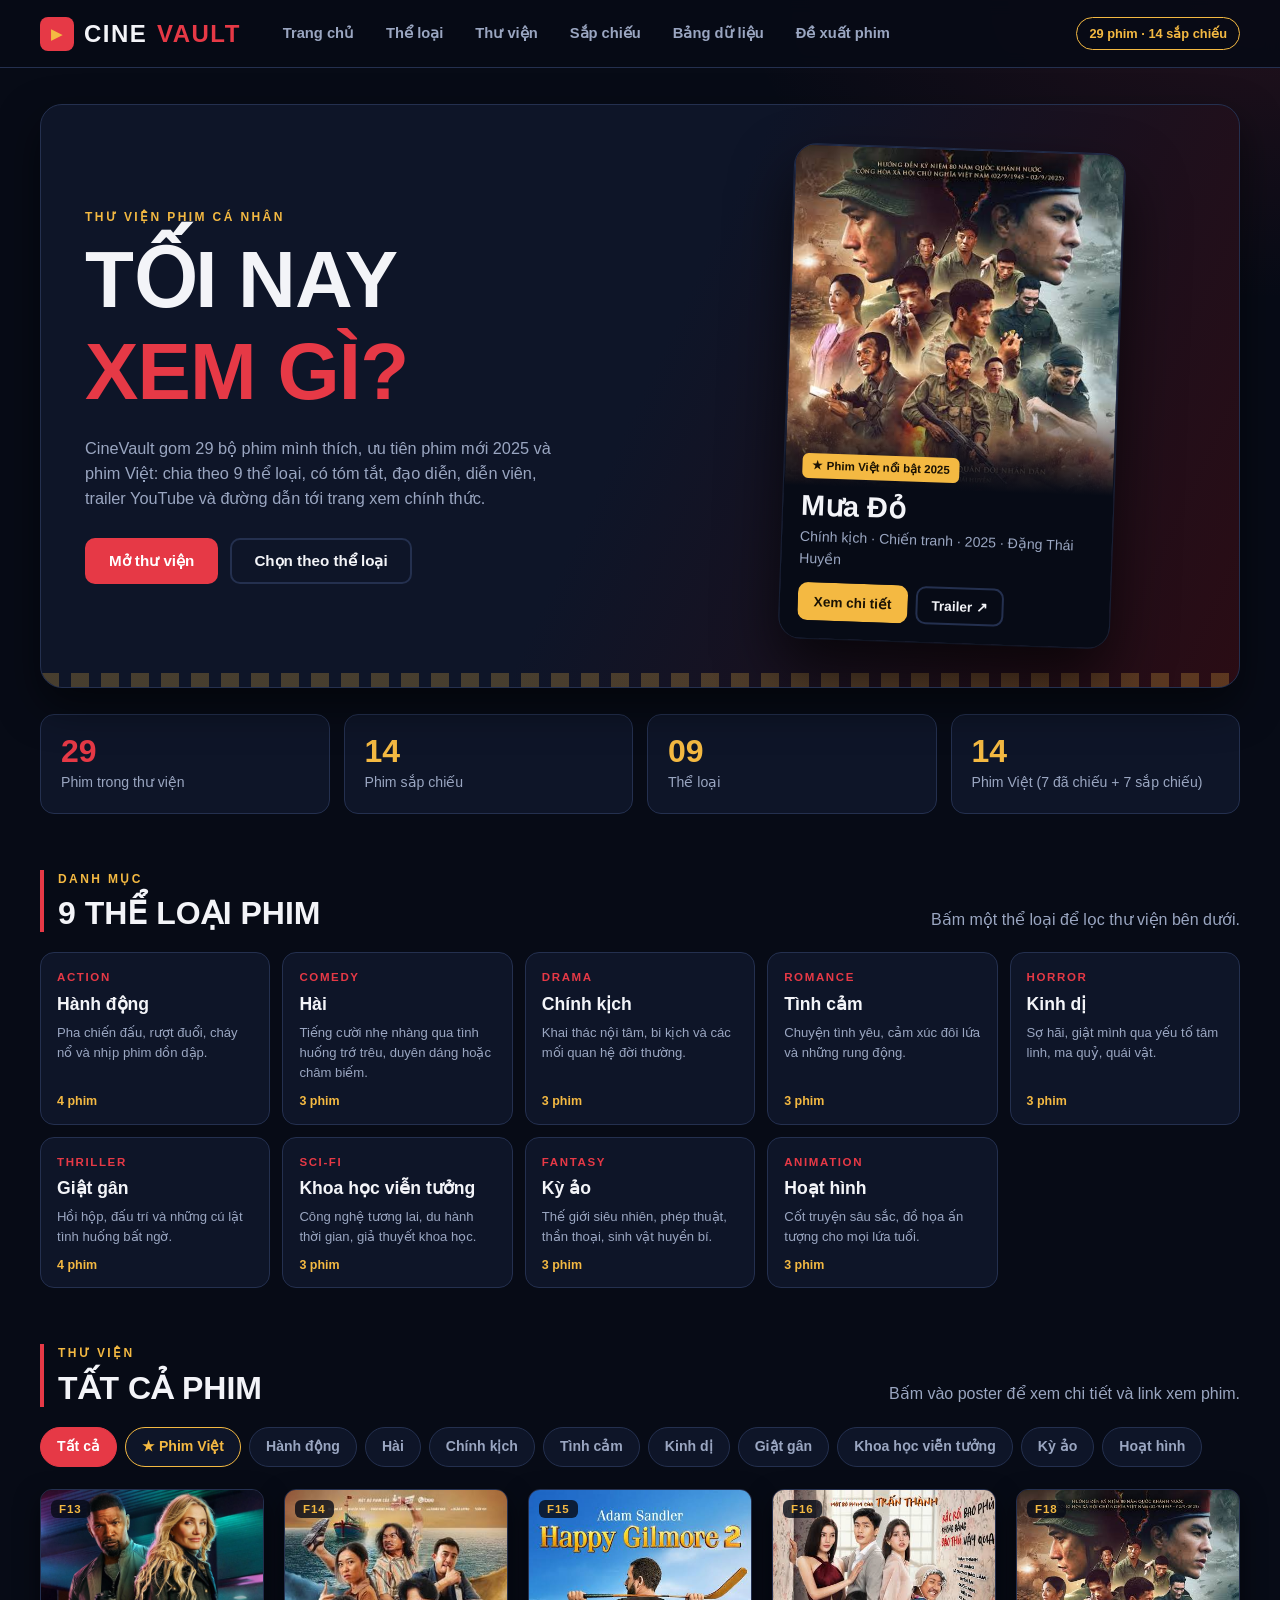
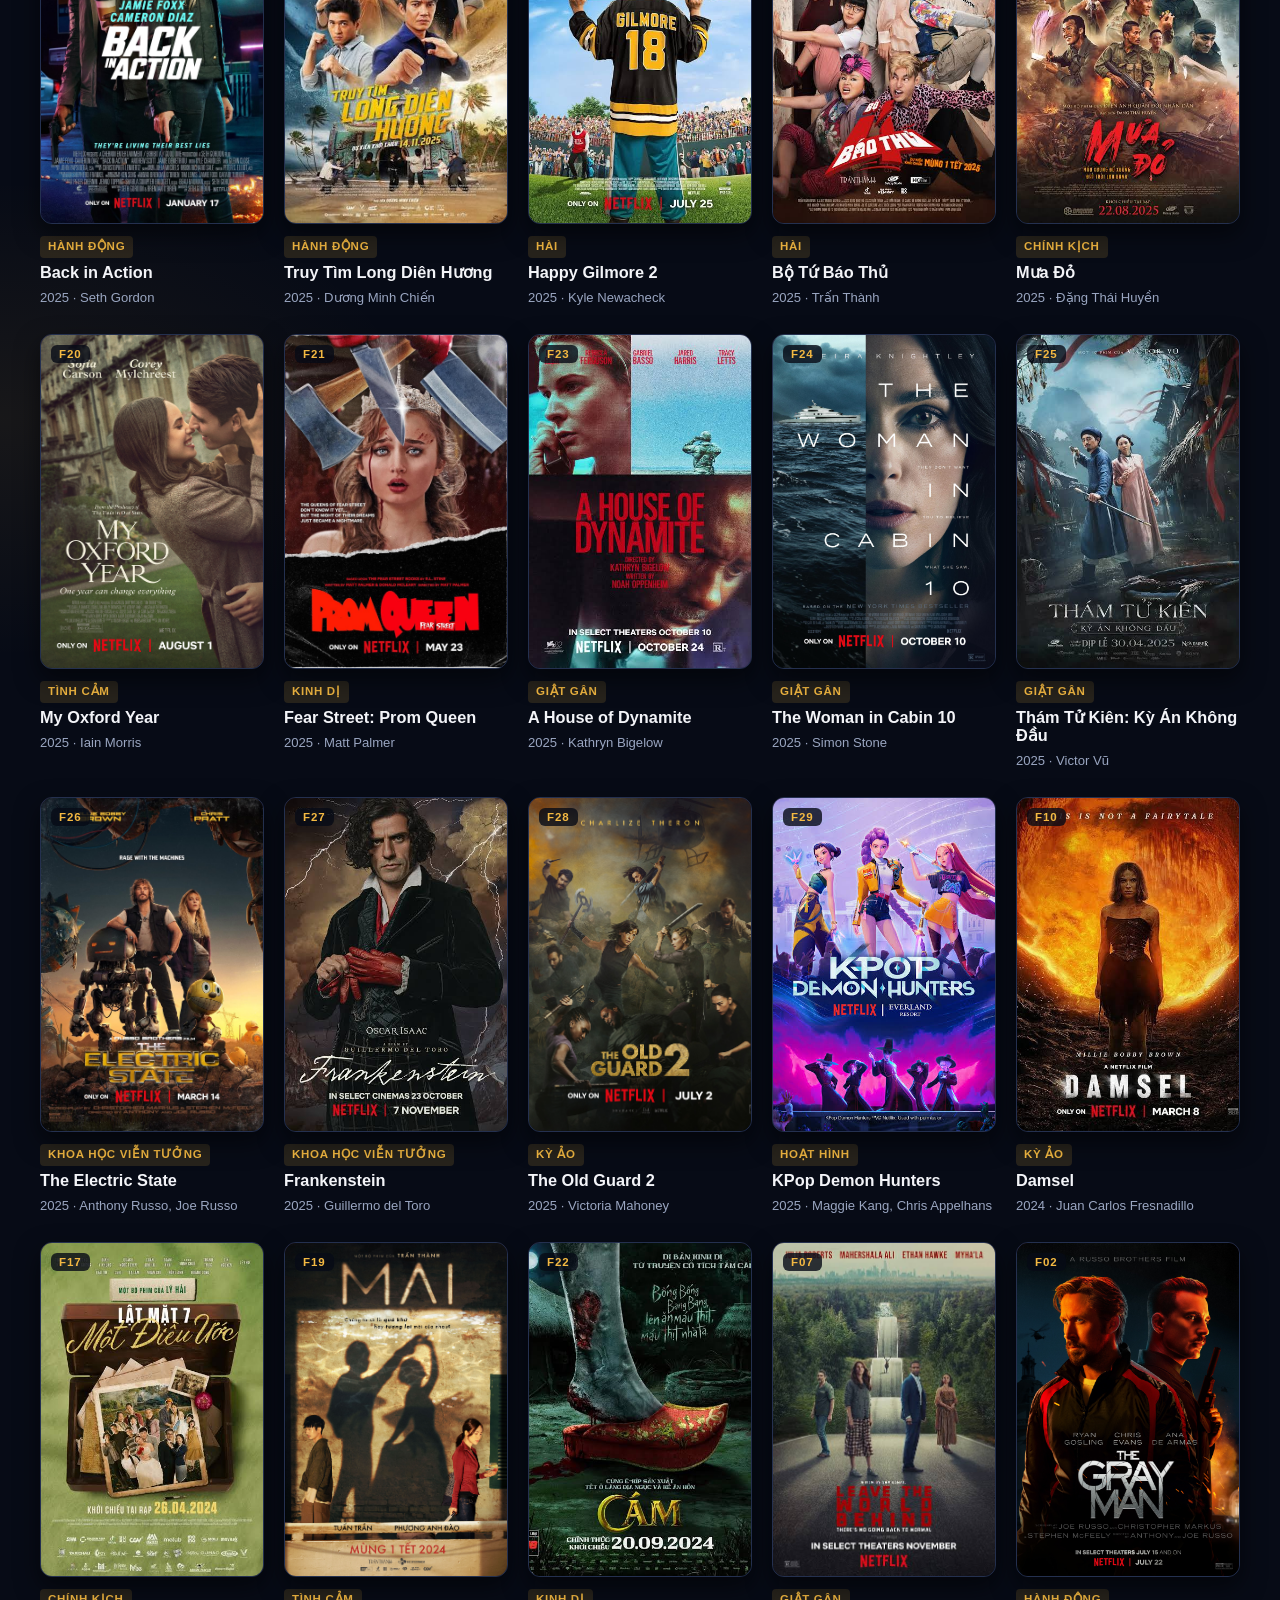
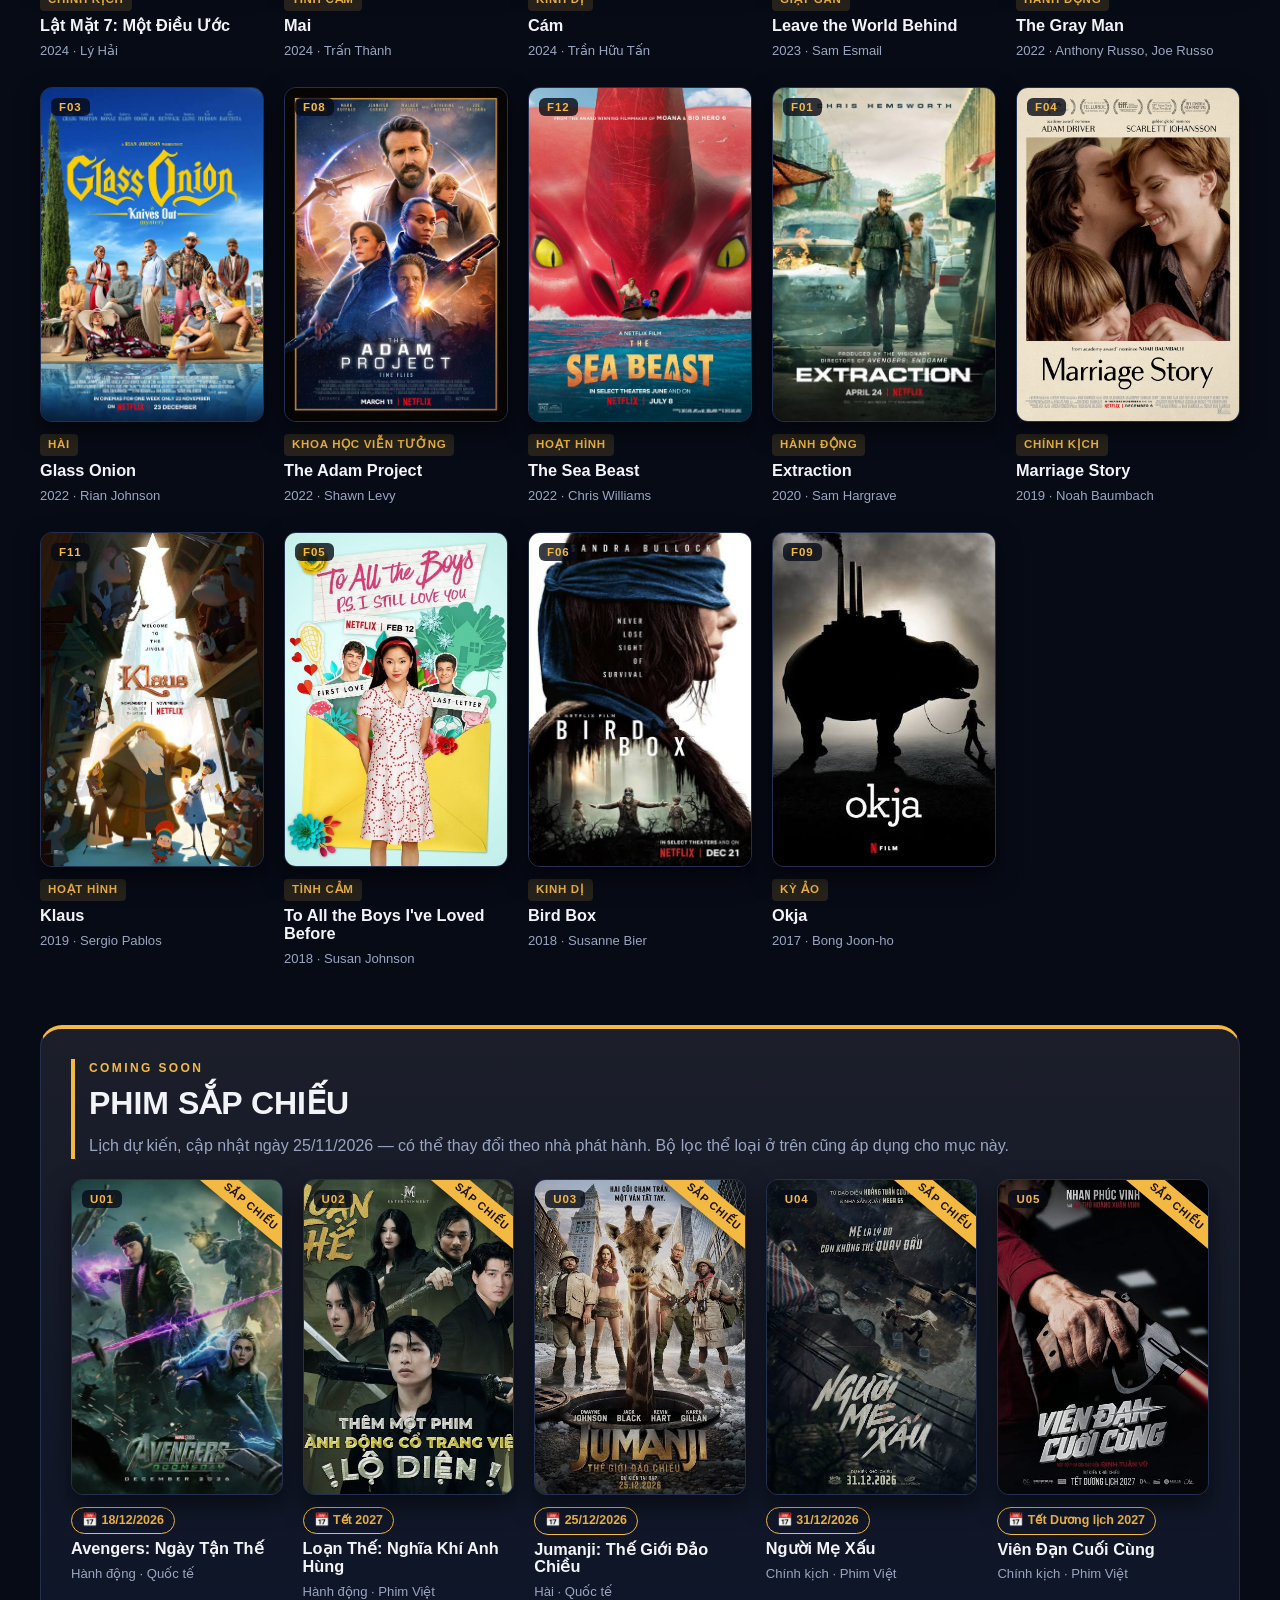
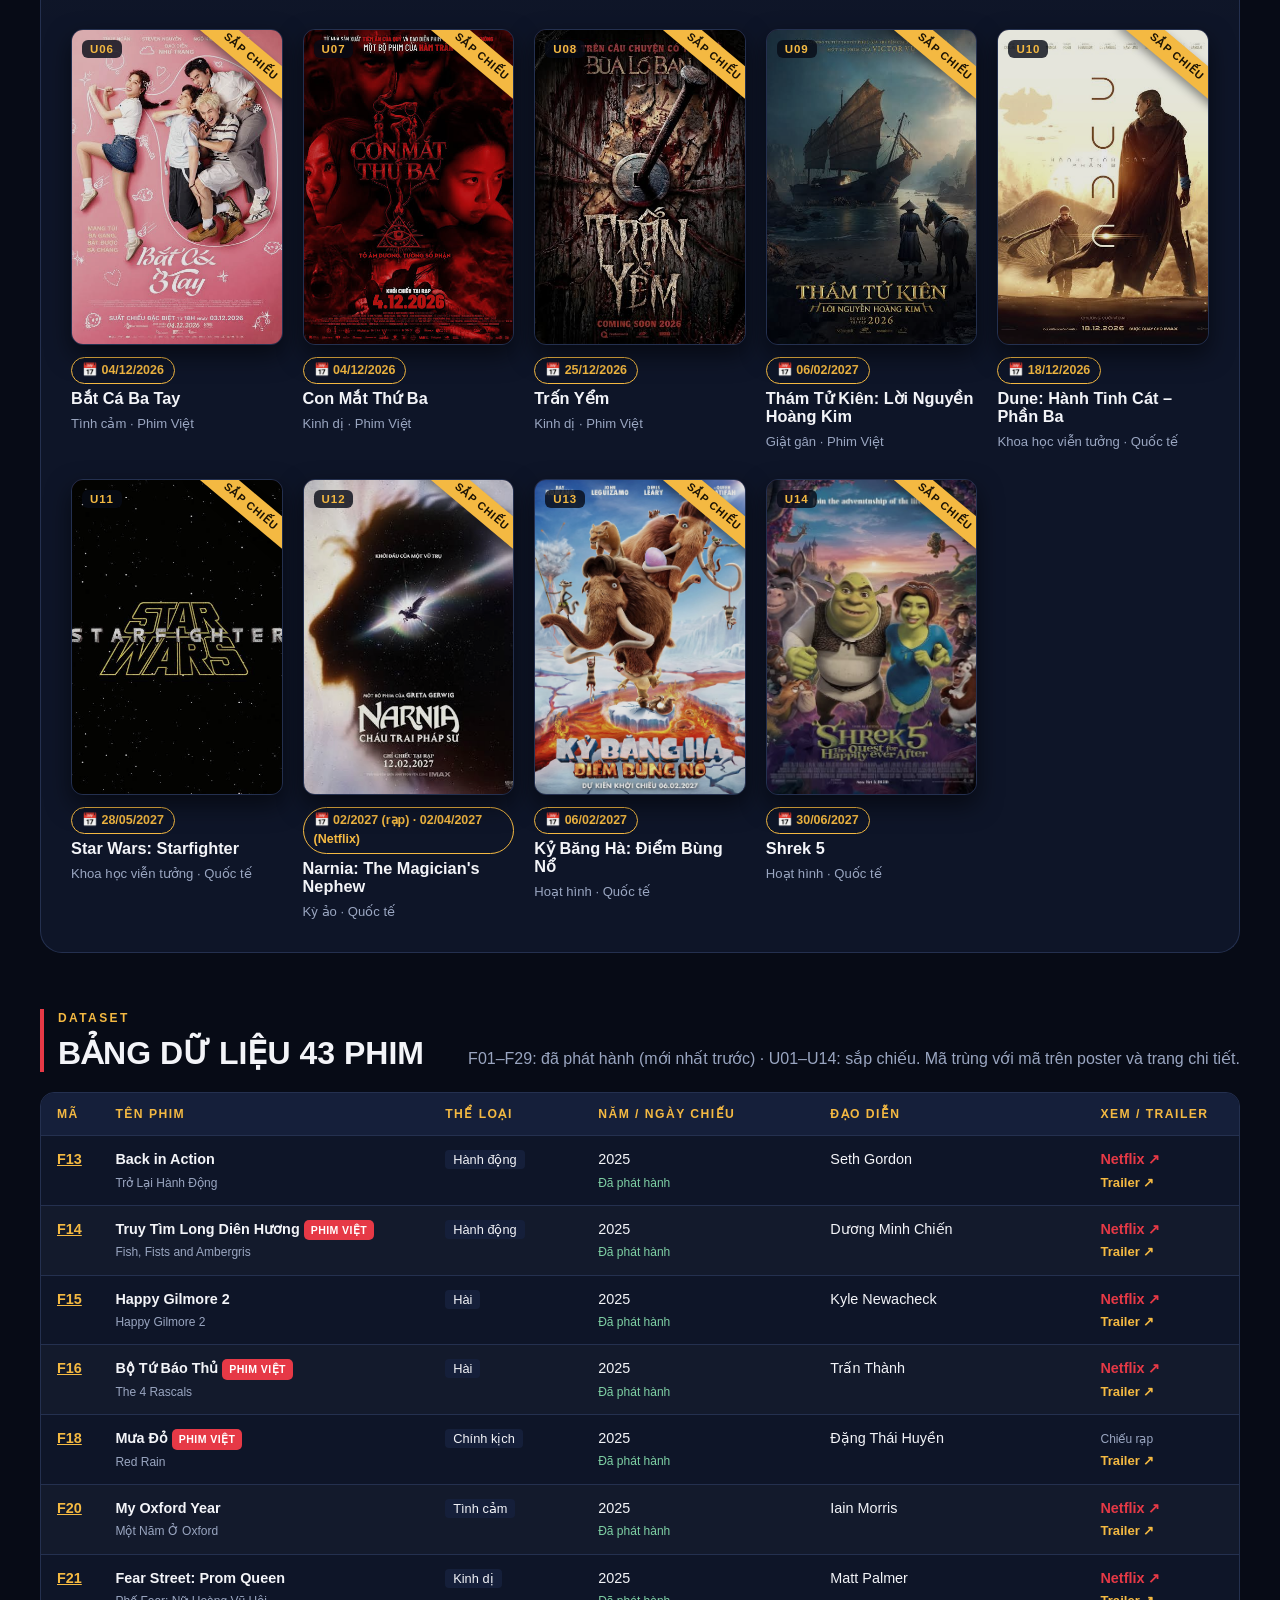
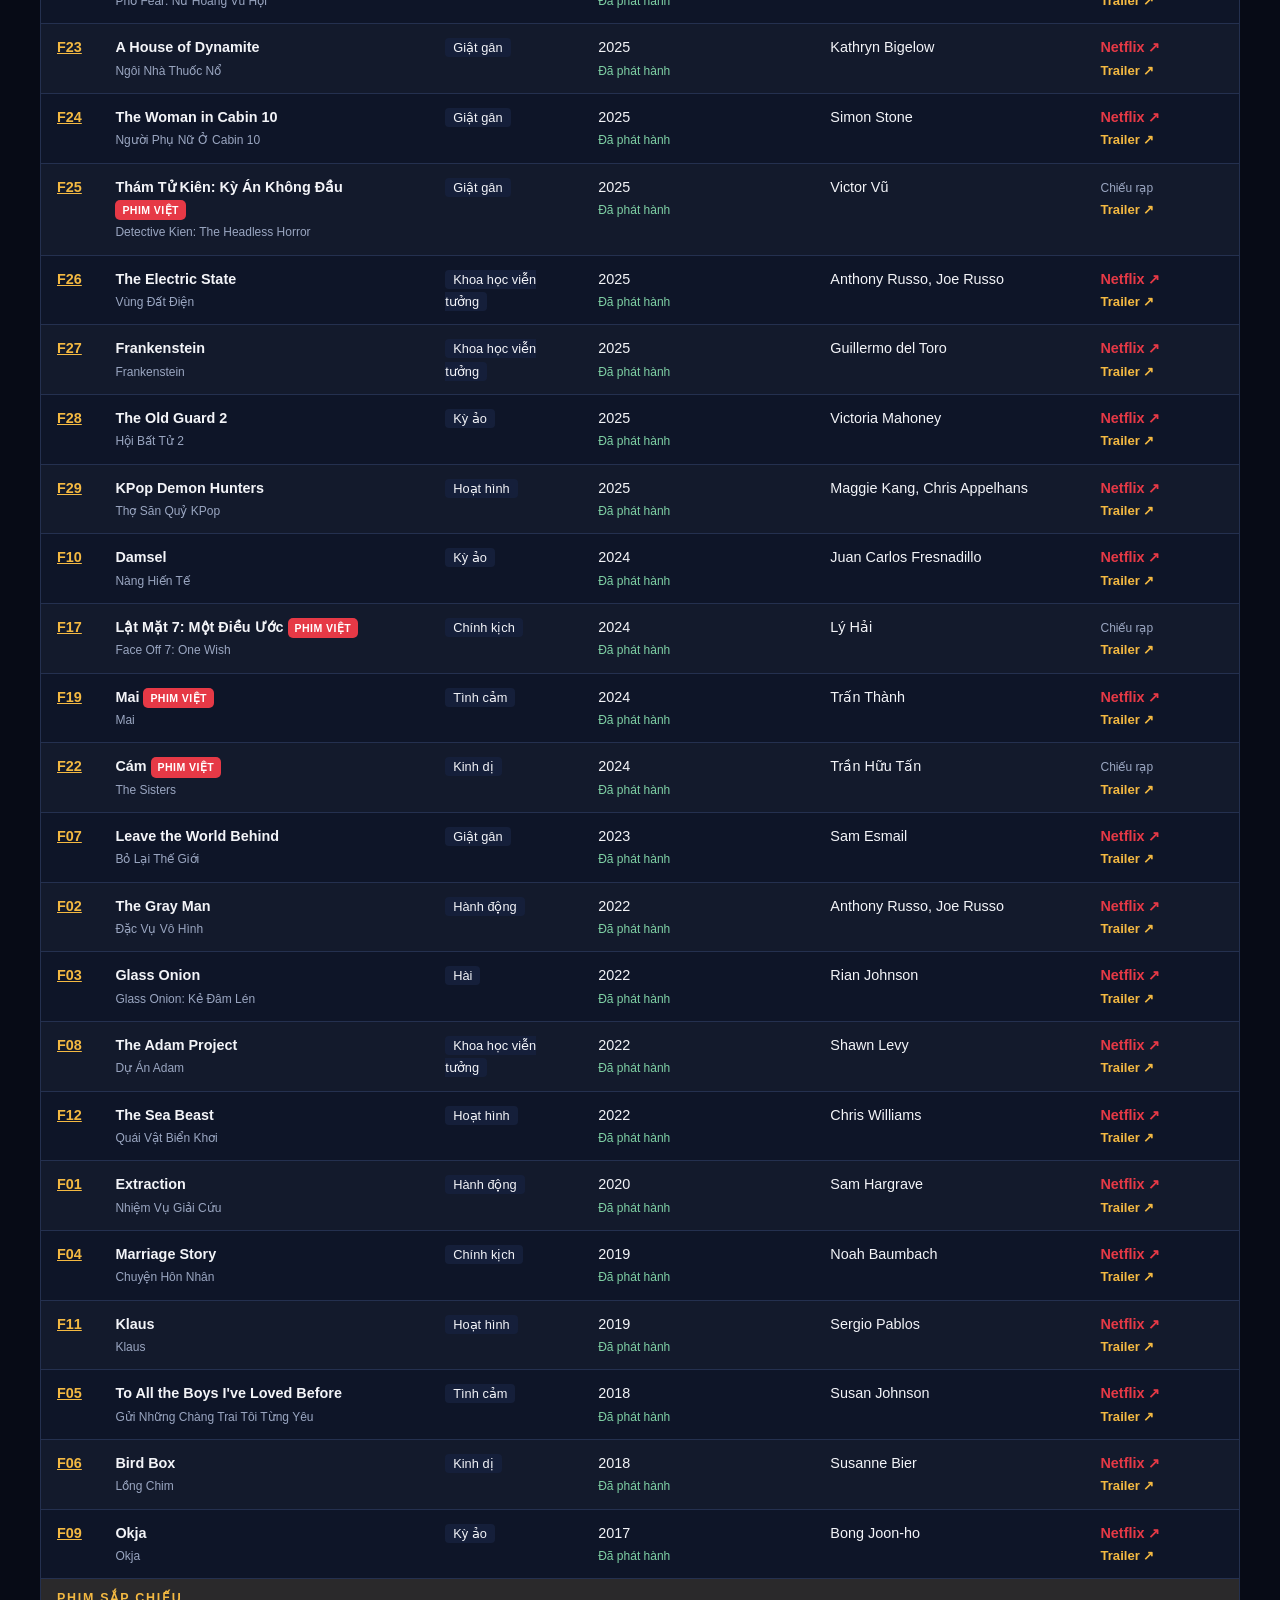
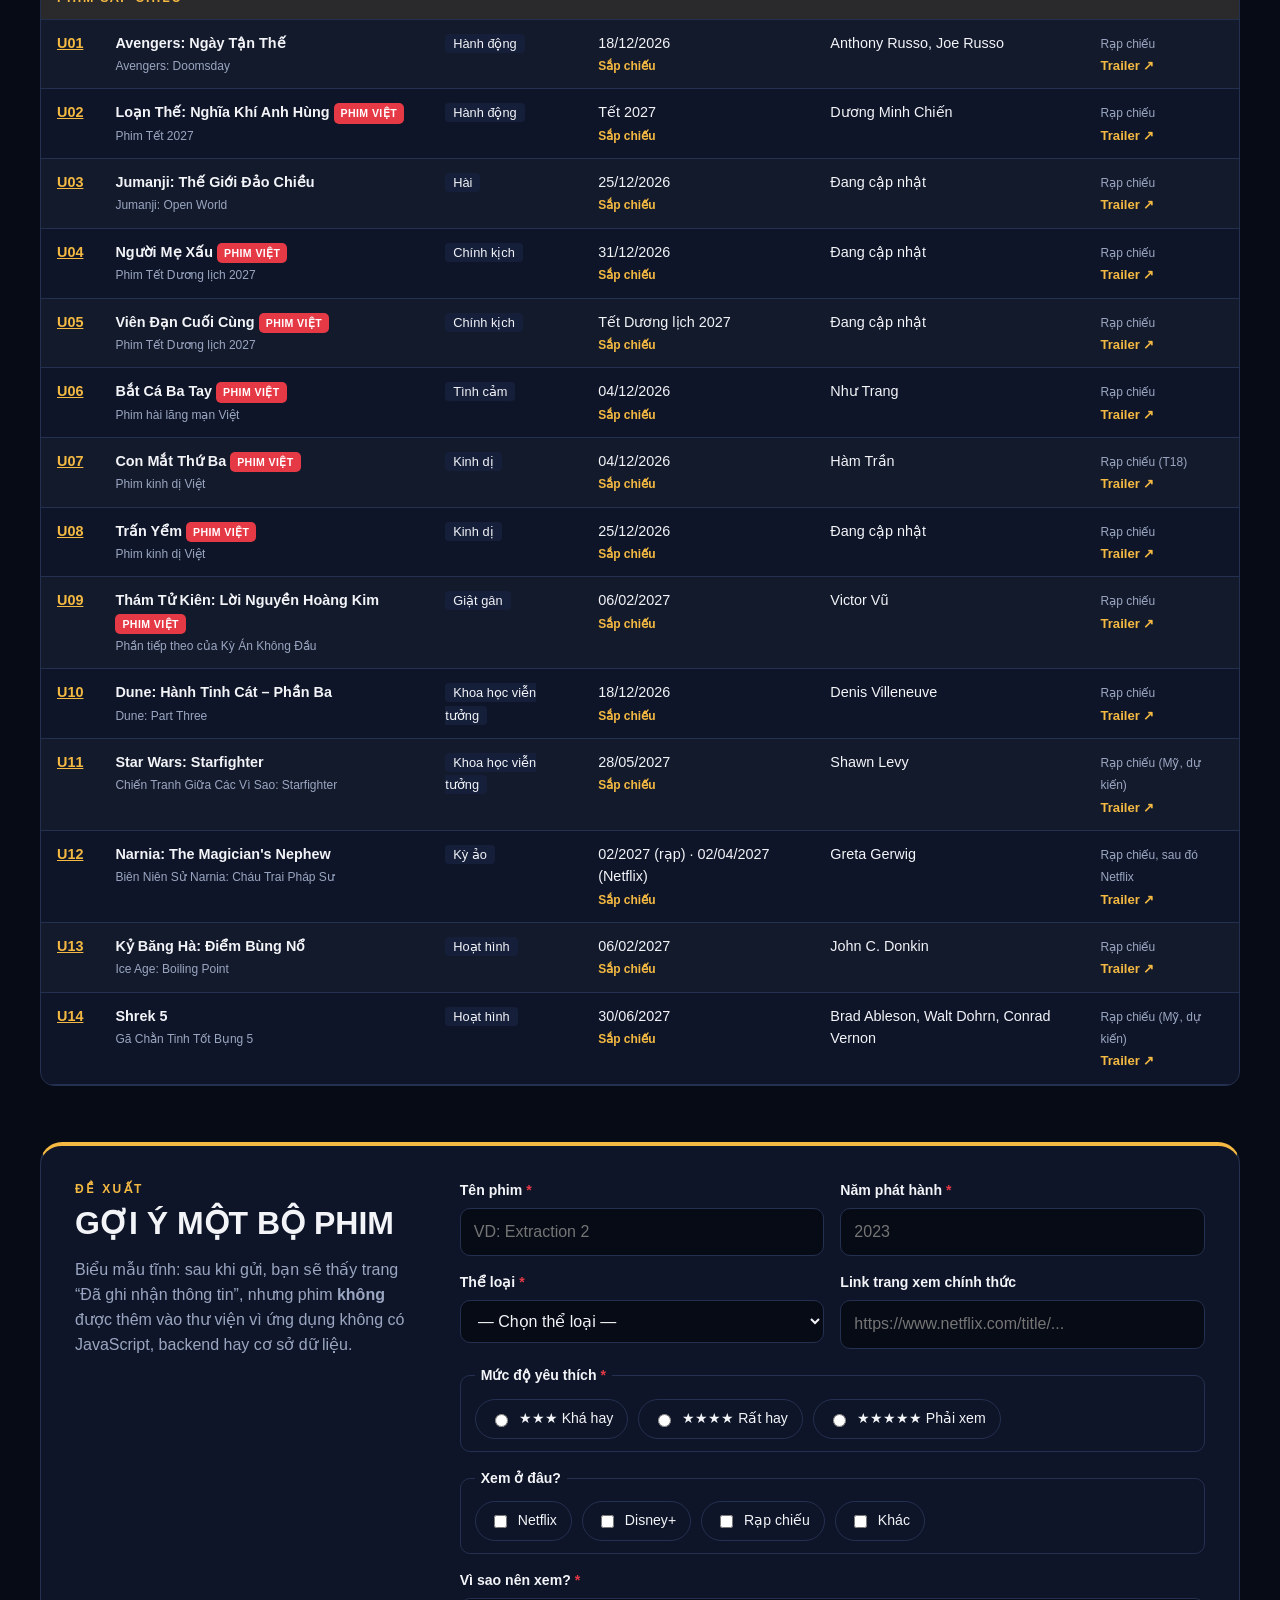
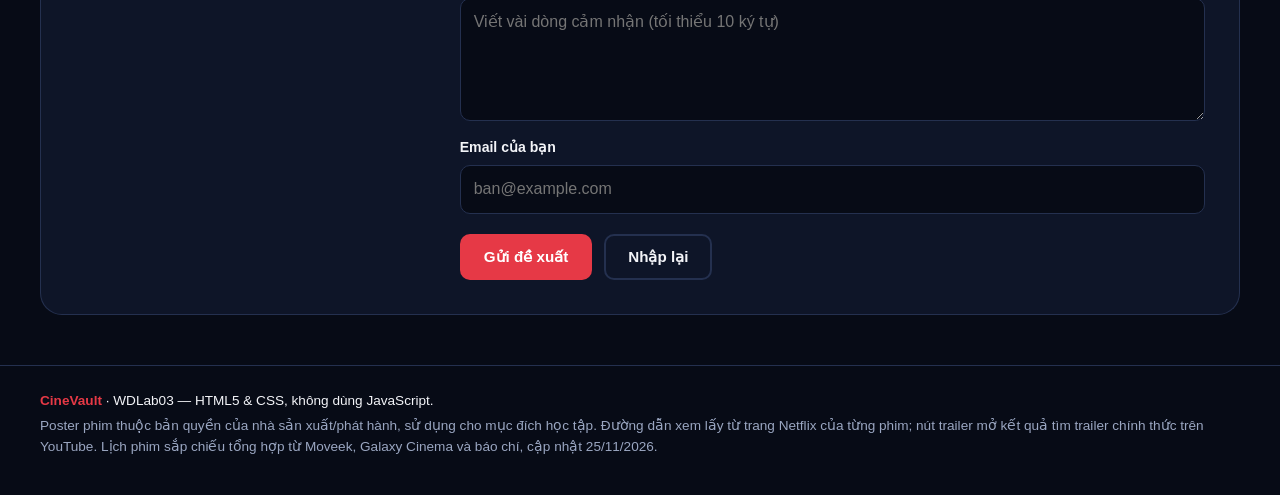
<file: CineVault/index.html>
<!DOCTYPE html>
<html lang="vi">
<head>
  <meta charset="utf-8"/>
  <meta content="width=device-width,initial-scale=1" name="viewport"/>
  <meta content="#070b16" name="theme-color"/>
  <meta content="CineVault — thư viện phim cá nhân, 12 phim chia theo 9 thể loại, xem chi tiết và mở trang xem chính thức." name="description"/>
  <title>CineVault — Thư viện phim cá nhân</title>
  <link href="styles.css" rel="stylesheet"/>
</head>
<body>

<!-- Radio lọc thể loại (CSS-only): đặt trước .page để dùng selector "~" -->
<input checked class="filter-input" id="g-all" name="genre" type="radio"/>
<input class="filter-input" id="g-action" name="genre" type="radio"/>
<input class="filter-input" id="g-comedy" name="genre" type="radio"/>
<input class="filter-input" id="g-drama" name="genre" type="radio"/>
<input class="filter-input" id="g-romance" name="genre" type="radio"/>
<input class="filter-input" id="g-horror" name="genre" type="radio"/>
<input class="filter-input" id="g-thriller" name="genre" type="radio"/>
<input class="filter-input" id="g-scifi" name="genre" type="radio"/>
<input class="filter-input" id="g-fantasy" name="genre" type="radio"/>
<input class="filter-input" id="g-animation" name="genre" type="radio"/>
<input class="filter-input" id="g-vn" name="genre" type="radio"/>

<div class="page">

  <!-- ===== HEADER + NAV (Flexbox, sticky) ===== -->
  <header class="site-header">
    <a class="logo" href="index.html">
      <span aria-hidden="true" class="logo-mark">▶</span>
      CINE<b>VAULT</b>
    </a>
    <nav aria-label="Điều hướng chính" class="main-nav">
      <a href="#home">Trang chủ</a>
      <a href="#genres">Thể loại</a>
      <a href="#library">Thư viện</a>
      <a href="#upcoming">Sắp chiếu</a>
      <a href="#dataset">Bảng dữ liệu</a>
      <a href="#suggest">Đề xuất phim</a>
    </nav>
    <p class="header-badge">29 phim · 14 sắp chiếu</p>
  </header>

  <main>
    <!-- ===== HERO: phim nổi bật ===== -->
    <section aria-labelledby="hero-title" class="hero" id="home">
      <div class="hero-copy">
        <p class="eyebrow">Thư viện phim cá nhân</p>
        <h1 id="hero-title">Tối nay<br/><span>xem gì?</span></h1>
        <p class="lead">CineVault gom 29 bộ phim mình thích, ưu tiên phim mới 2025 và phim Việt: chia theo 9 thể loại, có tóm tắt, đạo diễn, diễn viên, trailer YouTube và đường dẫn tới trang xem chính thức.</p>
        <div class="hero-actions">
          <a class="btn btn-red" href="#library">Mở thư viện</a>
          <a class="btn btn-ghost" href="#genres">Chọn theo thể loại</a>
        </div>
      </div>

      <article aria-label="Phim nổi bật" class="feature">
        <span class="poster feature-poster-wrap" data-title="Mưa Đỏ"><img alt="Poster phim Mưa Đỏ" class="feature-poster" src="assets/posters/f18.jpg"/></span>
        <div class="feature-info">
          <span class="ribbon">★ Phim Việt nổi bật 2025</span>
          <h2>Mưa Đỏ</h2>
          <p>Chính kịch · Chiến tranh · 2025 · Đặng Thái Huyền</p>
          <div class="feature-actions">
            <a class="btn btn-gold" href="#film-F18">Xem chi tiết</a>
            <a class="btn btn-ghost" href="https://www.youtube.com/results?search_query=M%C6%B0a+%C4%90%E1%BB%8F+trailer+ch%C3%ADnh+th%E1%BB%A9c" rel="noopener" target="_blank">Trailer ↗</a>
          </div>
        </div>
      </article>
    </section>

    <!-- ===== STATS ===== -->
    <section aria-label="Tổng quan thư viện" class="stats">
      <div class="stat"><b>29</b><span>Phim trong thư viện</span></div>
      <div class="stat"><b>14</b><span>Phim sắp chiếu</span></div>
      <div class="stat"><b>09</b><span>Thể loại</span></div>
      <div class="stat"><b>14</b><span>Phim Việt (7 đã chiếu + 7 sắp chiếu)</span></div>
    </section>

    <!-- ===== THỂ LOẠI (label → radio lọc) ===== -->
    <section aria-labelledby="genres-title" class="genres" id="genres">
      <div class="section-head">
        <div>
          <p class="eyebrow">Danh mục</p>
          <h2 id="genres-title">9 thể loại phim</h2>
        </div>
        <p class="muted">Bấm một thể loại để lọc thư viện bên dưới.</p>
      </div>
      <div class="genre-grid">
          <label class="genre-card" for="g-action">
            <span class="genre-en">Action</span>
            <strong>Hành động</strong>
            <small>Pha chiến đấu, rượt đuổi, cháy nổ và nhịp phim dồn dập.</small>
            <span class="genre-count">4 phim</span>
          </label>
          <label class="genre-card" for="g-comedy">
            <span class="genre-en">Comedy</span>
            <strong>Hài</strong>
            <small>Tiếng cười nhẹ nhàng qua tình huống trớ trêu, duyên dáng hoặc châm biếm.</small>
            <span class="genre-count">3 phim</span>
          </label>
          <label class="genre-card" for="g-drama">
            <span class="genre-en">Drama</span>
            <strong>Chính kịch</strong>
            <small>Khai thác nội tâm, bi kịch và các mối quan hệ đời thường.</small>
            <span class="genre-count">3 phim</span>
          </label>
          <label class="genre-card" for="g-romance">
            <span class="genre-en">Romance</span>
            <strong>Tình cảm</strong>
            <small>Chuyện tình yêu, cảm xúc đôi lứa và những rung động.</small>
            <span class="genre-count">3 phim</span>
          </label>
          <label class="genre-card" for="g-horror">
            <span class="genre-en">Horror</span>
            <strong>Kinh dị</strong>
            <small>Sợ hãi, giật mình qua yếu tố tâm linh, ma quỷ, quái vật.</small>
            <span class="genre-count">3 phim</span>
          </label>
          <label class="genre-card" for="g-thriller">
            <span class="genre-en">Thriller</span>
            <strong>Giật gân</strong>
            <small>Hồi hộp, đấu trí và những cú lật tình huống bất ngờ.</small>
            <span class="genre-count">4 phim</span>
          </label>
          <label class="genre-card" for="g-scifi">
            <span class="genre-en">Sci-fi</span>
            <strong>Khoa học viễn tưởng</strong>
            <small>Công nghệ tương lai, du hành thời gian, giả thuyết khoa học.</small>
            <span class="genre-count">3 phim</span>
          </label>
          <label class="genre-card" for="g-fantasy">
            <span class="genre-en">Fantasy</span>
            <strong>Kỳ ảo</strong>
            <small>Thế giới siêu nhiên, phép thuật, thần thoại, sinh vật huyền bí.</small>
            <span class="genre-count">3 phim</span>
          </label>
          <label class="genre-card" for="g-animation">
            <span class="genre-en">Animation</span>
            <strong>Hoạt hình</strong>
            <small>Cốt truyện sâu sắc, đồ họa ấn tượng cho mọi lứa tuổi.</small>
            <span class="genre-count">3 phim</span>
          </label>
      </div>
    </section>

    <!-- ===== THƯ VIỆN (Grid poster) ===== -->
    <section aria-labelledby="library-title" class="library" id="library">
      <div class="section-head">
        <div>
          <p class="eyebrow">Thư viện</p>
          <h2 id="library-title">Tất cả phim</h2>
        </div>
        <p class="muted">Bấm vào poster để xem chi tiết và link xem phim.</p>
      </div>

      <div aria-label="Lọc thể loại" class="chips">
          <label for="g-all">Tất cả</label>
          <label class="chip-vn" for="g-vn">★ Phim Việt</label>
          <label for="g-action">Hành động</label>
          <label for="g-comedy">Hài</label>
          <label for="g-drama">Chính kịch</label>
          <label for="g-romance">Tình cảm</label>
          <label for="g-horror">Kinh dị</label>
          <label for="g-thriller">Giật gân</label>
          <label for="g-scifi">Khoa học viễn tưởng</label>
          <label for="g-fantasy">Kỳ ảo</label>
          <label for="g-animation">Hoạt hình</label>
      </div>

      <div class="film-grid">
          <article class="film" data-country="intl" data-genre="action">
            <a class="film-link" href="#film-F13">
              <span class="poster" data-title="Back in Action">
                <img alt="Poster phim Back in Action" loading="lazy" src="assets/posters/f13.jpg"/>
                <span class="film-code">F13</span>
                <span class="film-hover">Xem chi tiết</span>
              </span>
              <span class="film-tag">Hành động</span>
              <h3>Back in Action</h3>
              <p>2025 · Seth Gordon</p>
            </a>
          </article>
          <article class="film" data-country="vn" data-genre="action">
            <a class="film-link" href="#film-F14">
              <span class="poster" data-title="Truy Tìm Long Diên Hương">
                <img alt="Poster phim Truy Tìm Long Diên Hương" loading="lazy" src="assets/posters/f14.jpg"/>
                <span class="film-code">F14</span>
                <span class="film-hover">Xem chi tiết</span>
              </span>
              <span class="film-tag">Hành động</span>
              <h3>Truy Tìm Long Diên Hương</h3>
              <p>2025 · Dương Minh Chiến</p>
            </a>
          </article>
          <article class="film" data-country="intl" data-genre="comedy">
            <a class="film-link" href="#film-F15">
              <span class="poster" data-title="Happy Gilmore 2">
                <img alt="Poster phim Happy Gilmore 2" loading="lazy" src="assets/posters/f15.jpg"/>
                <span class="film-code">F15</span>
                <span class="film-hover">Xem chi tiết</span>
              </span>
              <span class="film-tag">Hài</span>
              <h3>Happy Gilmore 2</h3>
              <p>2025 · Kyle Newacheck</p>
            </a>
          </article>
          <article class="film" data-country="vn" data-genre="comedy">
            <a class="film-link" href="#film-F16">
              <span class="poster" data-title="Bộ Tứ Báo Thủ">
                <img alt="Poster phim Bộ Tứ Báo Thủ" loading="lazy" src="assets/posters/f16.jpg"/>
                <span class="film-code">F16</span>
                <span class="film-hover">Xem chi tiết</span>
              </span>
              <span class="film-tag">Hài</span>
              <h3>Bộ Tứ Báo Thủ</h3>
              <p>2025 · Trấn Thành</p>
            </a>
          </article>
          <article class="film" data-country="vn" data-genre="drama">
            <a class="film-link" href="#film-F18">
              <span class="poster" data-title="Mưa Đỏ">
                <img alt="Poster phim Mưa Đỏ" loading="lazy" src="assets/posters/f18.jpg"/>
                <span class="film-code">F18</span>
                <span class="film-hover">Xem chi tiết</span>
              </span>
              <span class="film-tag">Chính kịch</span>
              <h3>Mưa Đỏ</h3>
              <p>2025 · Đặng Thái Huyền</p>
            </a>
          </article>
          <article class="film" data-country="intl" data-genre="romance">
            <a class="film-link" href="#film-F20">
              <span class="poster" data-title="My Oxford Year">
                <img alt="Poster phim My Oxford Year" loading="lazy" src="assets/posters/f20.jpg"/>
                <span class="film-code">F20</span>
                <span class="film-hover">Xem chi tiết</span>
              </span>
              <span class="film-tag">Tình cảm</span>
              <h3>My Oxford Year</h3>
              <p>2025 · Iain Morris</p>
            </a>
          </article>
          <article class="film" data-country="intl" data-genre="horror">
            <a class="film-link" href="#film-F21">
              <span class="poster" data-title="Fear Street: Prom Queen">
                <img alt="Poster phim Fear Street: Prom Queen" loading="lazy" src="assets/posters/f21.jpg"/>
                <span class="film-code">F21</span>
                <span class="film-hover">Xem chi tiết</span>
              </span>
              <span class="film-tag">Kinh dị</span>
              <h3>Fear Street: Prom Queen</h3>
              <p>2025 · Matt Palmer</p>
            </a>
          </article>
          <article class="film" data-country="intl" data-genre="thriller">
            <a class="film-link" href="#film-F23">
              <span class="poster" data-title="A House of Dynamite">
                <img alt="Poster phim A House of Dynamite" loading="lazy" src="assets/posters/f23.jpg"/>
                <span class="film-code">F23</span>
                <span class="film-hover">Xem chi tiết</span>
              </span>
              <span class="film-tag">Giật gân</span>
              <h3>A House of Dynamite</h3>
              <p>2025 · Kathryn Bigelow</p>
            </a>
          </article>
          <article class="film" data-country="intl" data-genre="thriller">
            <a class="film-link" href="#film-F24">
              <span class="poster" data-title="The Woman in Cabin 10">
                <img alt="Poster phim The Woman in Cabin 10" loading="lazy" src="assets/posters/f24.jpg"/>
                <span class="film-code">F24</span>
                <span class="film-hover">Xem chi tiết</span>
              </span>
              <span class="film-tag">Giật gân</span>
              <h3>The Woman in Cabin 10</h3>
              <p>2025 · Simon Stone</p>
            </a>
          </article>
          <article class="film" data-country="vn" data-genre="thriller">
            <a class="film-link" href="#film-F25">
              <span class="poster" data-title="Thám Tử Kiên: Kỳ Án Không Đầu">
                <img alt="Poster phim Thám Tử Kiên: Kỳ Án Không Đầu" loading="lazy" src="assets/posters/f25.jpg"/>
                <span class="film-code">F25</span>
                <span class="film-hover">Xem chi tiết</span>
              </span>
              <span class="film-tag">Giật gân</span>
              <h3>Thám Tử Kiên: Kỳ Án Không Đầu</h3>
              <p>2025 · Victor Vũ</p>
            </a>
          </article>
          <article class="film" data-country="intl" data-genre="scifi">
            <a class="film-link" href="#film-F26">
              <span class="poster" data-title="The Electric State">
                <img alt="Poster phim The Electric State" loading="lazy" src="assets/posters/f26.jpg"/>
                <span class="film-code">F26</span>
                <span class="film-hover">Xem chi tiết</span>
              </span>
              <span class="film-tag">Khoa học viễn tưởng</span>
              <h3>The Electric State</h3>
              <p>2025 · Anthony Russo, Joe Russo</p>
            </a>
          </article>
          <article class="film" data-country="intl" data-genre="scifi">
            <a class="film-link" href="#film-F27">
              <span class="poster" data-title="Frankenstein">
                <img alt="Poster phim Frankenstein" loading="lazy" src="assets/posters/f27.jpg"/>
                <span class="film-code">F27</span>
                <span class="film-hover">Xem chi tiết</span>
              </span>
              <span class="film-tag">Khoa học viễn tưởng</span>
              <h3>Frankenstein</h3>
              <p>2025 · Guillermo del Toro</p>
            </a>
          </article>
          <article class="film" data-country="intl" data-genre="fantasy">
            <a class="film-link" href="#film-F28">
              <span class="poster" data-title="The Old Guard 2">
                <img alt="Poster phim The Old Guard 2" loading="lazy" src="assets/posters/f28.jpg"/>
                <span class="film-code">F28</span>
                <span class="film-hover">Xem chi tiết</span>
              </span>
              <span class="film-tag">Kỳ ảo</span>
              <h3>The Old Guard 2</h3>
              <p>2025 · Victoria Mahoney</p>
            </a>
          </article>
          <article class="film" data-country="intl" data-genre="animation">
            <a class="film-link" href="#film-F29">
              <span class="poster" data-title="KPop Demon Hunters">
                <img alt="Poster phim KPop Demon Hunters" loading="lazy" src="assets/posters/f29.jpg"/>
                <span class="film-code">F29</span>
                <span class="film-hover">Xem chi tiết</span>
              </span>
              <span class="film-tag">Hoạt hình</span>
              <h3>KPop Demon Hunters</h3>
              <p>2025 · Maggie Kang, Chris Appelhans</p>
            </a>
          </article>
          <article class="film" data-country="intl" data-genre="fantasy">
            <a class="film-link" href="#film-F10">
              <span class="poster" data-title="Damsel">
                <img alt="Poster phim Damsel" loading="lazy" src="assets/posters/f10.jpg"/>
                <span class="film-code">F10</span>
                <span class="film-hover">Xem chi tiết</span>
              </span>
              <span class="film-tag">Kỳ ảo</span>
              <h3>Damsel</h3>
              <p>2024 · Juan Carlos Fresnadillo</p>
            </a>
          </article>
          <article class="film" data-country="vn" data-genre="drama">
            <a class="film-link" href="#film-F17">
              <span class="poster" data-title="Lật Mặt 7: Một Điều Ước">
                <img alt="Poster phim Lật Mặt 7: Một Điều Ước" loading="lazy" src="assets/posters/f17.jpg"/>
                <span class="film-code">F17</span>
                <span class="film-hover">Xem chi tiết</span>
              </span>
              <span class="film-tag">Chính kịch</span>
              <h3>Lật Mặt 7: Một Điều Ước</h3>
              <p>2024 · Lý Hải</p>
            </a>
          </article>
          <article class="film" data-country="vn" data-genre="romance">
            <a class="film-link" href="#film-F19">
              <span class="poster" data-title="Mai">
                <img alt="Poster phim Mai" loading="lazy" src="assets/posters/f19.jpg"/>
                <span class="film-code">F19</span>
                <span class="film-hover">Xem chi tiết</span>
              </span>
              <span class="film-tag">Tình cảm</span>
              <h3>Mai</h3>
              <p>2024 · Trấn Thành</p>
            </a>
          </article>
          <article class="film" data-country="vn" data-genre="horror">
            <a class="film-link" href="#film-F22">
              <span class="poster" data-title="Cám">
                <img alt="Poster phim Cám" loading="lazy" src="assets/posters/f22.jpg"/>
                <span class="film-code">F22</span>
                <span class="film-hover">Xem chi tiết</span>
              </span>
              <span class="film-tag">Kinh dị</span>
              <h3>Cám</h3>
              <p>2024 · Trần Hữu Tấn</p>
            </a>
          </article>
          <article class="film" data-country="intl" data-genre="thriller">
            <a class="film-link" href="#film-F07">
              <span class="poster" data-title="Leave the World Behind">
                <img alt="Poster phim Leave the World Behind" loading="lazy" src="assets/posters/f07.jpg"/>
                <span class="film-code">F07</span>
                <span class="film-hover">Xem chi tiết</span>
              </span>
              <span class="film-tag">Giật gân</span>
              <h3>Leave the World Behind</h3>
              <p>2023 · Sam Esmail</p>
            </a>
          </article>
          <article class="film" data-country="intl" data-genre="action">
            <a class="film-link" href="#film-F02">
              <span class="poster" data-title="The Gray Man">
                <img alt="Poster phim The Gray Man" loading="lazy" src="assets/posters/f02.jpg"/>
                <span class="film-code">F02</span>
                <span class="film-hover">Xem chi tiết</span>
              </span>
              <span class="film-tag">Hành động</span>
              <h3>The Gray Man</h3>
              <p>2022 · Anthony Russo, Joe Russo</p>
            </a>
          </article>
          <article class="film" data-country="intl" data-genre="comedy">
            <a class="film-link" href="#film-F03">
              <span class="poster" data-title="Glass Onion">
                <img alt="Poster phim Glass Onion" loading="lazy" src="assets/posters/f03.jpg"/>
                <span class="film-code">F03</span>
                <span class="film-hover">Xem chi tiết</span>
              </span>
              <span class="film-tag">Hài</span>
              <h3>Glass Onion</h3>
              <p>2022 · Rian Johnson</p>
            </a>
          </article>
          <article class="film" data-country="intl" data-genre="scifi">
            <a class="film-link" href="#film-F08">
              <span class="poster" data-title="The Adam Project">
                <img alt="Poster phim The Adam Project" loading="lazy" src="assets/posters/f08.jpg"/>
                <span class="film-code">F08</span>
                <span class="film-hover">Xem chi tiết</span>
              </span>
              <span class="film-tag">Khoa học viễn tưởng</span>
              <h3>The Adam Project</h3>
              <p>2022 · Shawn Levy</p>
            </a>
          </article>
          <article class="film" data-country="intl" data-genre="animation">
            <a class="film-link" href="#film-F12">
              <span class="poster" data-title="The Sea Beast">
                <img alt="Poster phim The Sea Beast" loading="lazy" src="assets/posters/f12.jpg"/>
                <span class="film-code">F12</span>
                <span class="film-hover">Xem chi tiết</span>
              </span>
              <span class="film-tag">Hoạt hình</span>
              <h3>The Sea Beast</h3>
              <p>2022 · Chris Williams</p>
            </a>
          </article>
          <article class="film" data-country="intl" data-genre="action">
            <a class="film-link" href="#film-F01">
              <span class="poster" data-title="Extraction">
                <img alt="Poster phim Extraction" loading="lazy" src="assets/posters/f01.jpg"/>
                <span class="film-code">F01</span>
                <span class="film-hover">Xem chi tiết</span>
              </span>
              <span class="film-tag">Hành động</span>
              <h3>Extraction</h3>
              <p>2020 · Sam Hargrave</p>
            </a>
          </article>
          <article class="film" data-country="intl" data-genre="drama">
            <a class="film-link" href="#film-F04">
              <span class="poster" data-title="Marriage Story">
                <img alt="Poster phim Marriage Story" loading="lazy" src="assets/posters/f04.jpg"/>
                <span class="film-code">F04</span>
                <span class="film-hover">Xem chi tiết</span>
              </span>
              <span class="film-tag">Chính kịch</span>
              <h3>Marriage Story</h3>
              <p>2019 · Noah Baumbach</p>
            </a>
          </article>
          <article class="film" data-country="intl" data-genre="animation">
            <a class="film-link" href="#film-F11">
              <span class="poster" data-title="Klaus">
                <img alt="Poster phim Klaus" loading="lazy" src="assets/posters/f11.jpg"/>
                <span class="film-code">F11</span>
                <span class="film-hover">Xem chi tiết</span>
              </span>
              <span class="film-tag">Hoạt hình</span>
              <h3>Klaus</h3>
              <p>2019 · Sergio Pablos</p>
            </a>
          </article>
          <article class="film" data-country="intl" data-genre="romance">
            <a class="film-link" href="#film-F05">
              <span class="poster" data-title="To All the Boys I&#x27;ve Loved Before">
                <img alt="Poster phim To All the Boys I&#x27;ve Loved Before" loading="lazy" src="assets/posters/f05.jpg"/>
                <span class="film-code">F05</span>
                <span class="film-hover">Xem chi tiết</span>
              </span>
              <span class="film-tag">Tình cảm</span>
              <h3>To All the Boys I&#x27;ve Loved Before</h3>
              <p>2018 · Susan Johnson</p>
            </a>
          </article>
          <article class="film" data-country="intl" data-genre="horror">
            <a class="film-link" href="#film-F06">
              <span class="poster" data-title="Bird Box">
                <img alt="Poster phim Bird Box" loading="lazy" src="assets/posters/f06.jpg"/>
                <span class="film-code">F06</span>
                <span class="film-hover">Xem chi tiết</span>
              </span>
              <span class="film-tag">Kinh dị</span>
              <h3>Bird Box</h3>
              <p>2018 · Susanne Bier</p>
            </a>
          </article>
          <article class="film" data-country="intl" data-genre="fantasy">
            <a class="film-link" href="#film-F09">
              <span class="poster" data-title="Okja">
                <img alt="Poster phim Okja" loading="lazy" src="assets/posters/f09.jpg"/>
                <span class="film-code">F09</span>
                <span class="film-hover">Xem chi tiết</span>
              </span>
              <span class="film-tag">Kỳ ảo</span>
              <h3>Okja</h3>
              <p>2017 · Bong Joon-ho</p>
            </a>
          </article>
      </div>
    </section>

    <!-- ===== PHIM SẮP CHIẾU ===== -->
    <section aria-labelledby="upcoming-title" class="upcoming" id="upcoming">
      <div class="section-head">
        <div>
          <p class="eyebrow">Coming soon</p>
          <h2 id="upcoming-title">Phim sắp chiếu</h2>
        </div>
        <p class="muted">Lịch dự kiến, cập nhật ngày 25/11/2026 — có thể thay đổi theo nhà phát hành. Bộ lọc thể loại ở trên cũng áp dụng cho mục này.</p>
      </div>
      <div class="film-grid upcoming-grid">
          <article class="film film-upcoming" data-country="intl" data-genre="action">
            <a class="film-link" href="#film-U01">
              <span class="poster" data-title="Avengers: Ngày Tận Thế">
                <img alt="Poster phim Avengers: Ngày Tận Thế" loading="lazy" src="assets/posters/u01.jpg"/>
                <span class="film-code">U01</span>
                <span class="soon-ribbon">Sắp chiếu</span>
                <span class="film-hover">Xem chi tiết</span>
              </span>
              <span class="release-date">📅 18/12/2026</span>
              <h3>Avengers: Ngày Tận Thế</h3>
              <p>Hành động · Quốc tế</p>
            </a>
          </article>
          <article class="film film-upcoming" data-country="vn" data-genre="action">
            <a class="film-link" href="#film-U02">
              <span class="poster" data-title="Loạn Thế: Nghĩa Khí Anh Hùng">
                <img alt="Poster phim Loạn Thế: Nghĩa Khí Anh Hùng" loading="lazy" src="assets/posters/u02.jpg"/>
                <span class="film-code">U02</span>
                <span class="soon-ribbon">Sắp chiếu</span>
                <span class="film-hover">Xem chi tiết</span>
              </span>
              <span class="release-date">📅 Tết 2027</span>
              <h3>Loạn Thế: Nghĩa Khí Anh Hùng</h3>
              <p>Hành động · Phim Việt</p>
            </a>
          </article>
          <article class="film film-upcoming" data-country="intl" data-genre="comedy">
            <a class="film-link" href="#film-U03">
              <span class="poster" data-title="Jumanji: Thế Giới Đảo Chiều">
                <img alt="Poster phim Jumanji: Thế Giới Đảo Chiều" loading="lazy" src="assets/posters/u03.jpg"/>
                <span class="film-code">U03</span>
                <span class="soon-ribbon">Sắp chiếu</span>
                <span class="film-hover">Xem chi tiết</span>
              </span>
              <span class="release-date">📅 25/12/2026</span>
              <h3>Jumanji: Thế Giới Đảo Chiều</h3>
              <p>Hài · Quốc tế</p>
            </a>
          </article>
          <article class="film film-upcoming" data-country="vn" data-genre="drama">
            <a class="film-link" href="#film-U04">
              <span class="poster" data-title="Người Mẹ Xấu">
                <img alt="Poster phim Người Mẹ Xấu" loading="lazy" src="assets/posters/u04.jpg"/>
                <span class="film-code">U04</span>
                <span class="soon-ribbon">Sắp chiếu</span>
                <span class="film-hover">Xem chi tiết</span>
              </span>
              <span class="release-date">📅 31/12/2026</span>
              <h3>Người Mẹ Xấu</h3>
              <p>Chính kịch · Phim Việt</p>
            </a>
          </article>
          <article class="film film-upcoming" data-country="vn" data-genre="drama">
            <a class="film-link" href="#film-U05">
              <span class="poster" data-title="Viên Đạn Cuối Cùng">
                <img alt="Poster phim Viên Đạn Cuối Cùng" loading="lazy" src="assets/posters/u05.jpg"/>
                <span class="film-code">U05</span>
                <span class="soon-ribbon">Sắp chiếu</span>
                <span class="film-hover">Xem chi tiết</span>
              </span>
              <span class="release-date">📅 Tết Dương lịch 2027</span>
              <h3>Viên Đạn Cuối Cùng</h3>
              <p>Chính kịch · Phim Việt</p>
            </a>
          </article>
          <article class="film film-upcoming" data-country="vn" data-genre="romance">
            <a class="film-link" href="#film-U06">
              <span class="poster" data-title="Bắt Cá Ba Tay">
                <img alt="Poster phim Bắt Cá Ba Tay" loading="lazy" src="assets/posters/u06.jpg"/>
                <span class="film-code">U06</span>
                <span class="soon-ribbon">Sắp chiếu</span>
                <span class="film-hover">Xem chi tiết</span>
              </span>
              <span class="release-date">📅 04/12/2026</span>
              <h3>Bắt Cá Ba Tay</h3>
              <p>Tình cảm · Phim Việt</p>
            </a>
          </article>
          <article class="film film-upcoming" data-country="vn" data-genre="horror">
            <a class="film-link" href="#film-U07">
              <span class="poster" data-title="Con Mắt Thứ Ba">
                <img alt="Poster phim Con Mắt Thứ Ba" loading="lazy" src="assets/posters/u07.jpg"/>
                <span class="film-code">U07</span>
                <span class="soon-ribbon">Sắp chiếu</span>
                <span class="film-hover">Xem chi tiết</span>
              </span>
              <span class="release-date">📅 04/12/2026</span>
              <h3>Con Mắt Thứ Ba</h3>
              <p>Kinh dị · Phim Việt</p>
            </a>
          </article>
          <article class="film film-upcoming" data-country="vn" data-genre="horror">
            <a class="film-link" href="#film-U08">
              <span class="poster" data-title="Trấn Yểm">
                <img alt="Poster phim Trấn Yểm" loading="lazy" src="assets/posters/u08.jpg"/>
                <span class="film-code">U08</span>
                <span class="soon-ribbon">Sắp chiếu</span>
                <span class="film-hover">Xem chi tiết</span>
              </span>
              <span class="release-date">📅 25/12/2026</span>
              <h3>Trấn Yểm</h3>
              <p>Kinh dị · Phim Việt</p>
            </a>
          </article>
          <article class="film film-upcoming" data-country="vn" data-genre="thriller">
            <a class="film-link" href="#film-U09">
              <span class="poster" data-title="Thám Tử Kiên: Lời Nguyền Hoàng Kim">
                <img alt="Poster phim Thám Tử Kiên: Lời Nguyền Hoàng Kim" loading="lazy" src="assets/posters/u09.jpg"/>
                <span class="film-code">U09</span>
                <span class="soon-ribbon">Sắp chiếu</span>
                <span class="film-hover">Xem chi tiết</span>
              </span>
              <span class="release-date">📅 06/02/2027</span>
              <h3>Thám Tử Kiên: Lời Nguyền Hoàng Kim</h3>
              <p>Giật gân · Phim Việt</p>
            </a>
          </article>
          <article class="film film-upcoming" data-country="intl" data-genre="scifi">
            <a class="film-link" href="#film-U10">
              <span class="poster" data-title="Dune: Hành Tinh Cát – Phần Ba">
                <img alt="Poster phim Dune: Hành Tinh Cát – Phần Ba" loading="lazy" src="assets/posters/u10.jpg"/>
                <span class="film-code">U10</span>
                <span class="soon-ribbon">Sắp chiếu</span>
                <span class="film-hover">Xem chi tiết</span>
              </span>
              <span class="release-date">📅 18/12/2026</span>
              <h3>Dune: Hành Tinh Cát – Phần Ba</h3>
              <p>Khoa học viễn tưởng · Quốc tế</p>
            </a>
          </article>
          <article class="film film-upcoming" data-country="intl" data-genre="scifi">
            <a class="film-link" href="#film-U11">
              <span class="poster" data-title="Star Wars: Starfighter">
                <img alt="Poster phim Star Wars: Starfighter" loading="lazy" src="assets/posters/u11.jpg"/>
                <span class="film-code">U11</span>
                <span class="soon-ribbon">Sắp chiếu</span>
                <span class="film-hover">Xem chi tiết</span>
              </span>
              <span class="release-date">📅 28/05/2027</span>
              <h3>Star Wars: Starfighter</h3>
              <p>Khoa học viễn tưởng · Quốc tế</p>
            </a>
          </article>
          <article class="film film-upcoming" data-country="intl" data-genre="fantasy">
            <a class="film-link" href="#film-U12">
              <span class="poster" data-title="Narnia: The Magician&#x27;s Nephew">
                <img alt="Poster phim Narnia: The Magician&#x27;s Nephew" loading="lazy" src="assets/posters/u12.jpg"/>
                <span class="film-code">U12</span>
                <span class="soon-ribbon">Sắp chiếu</span>
                <span class="film-hover">Xem chi tiết</span>
              </span>
              <span class="release-date">📅 02/2027 (rạp) · 02/04/2027 (Netflix)</span>
              <h3>Narnia: The Magician&#x27;s Nephew</h3>
              <p>Kỳ ảo · Quốc tế</p>
            </a>
          </article>
          <article class="film film-upcoming" data-country="intl" data-genre="animation">
            <a class="film-link" href="#film-U13">
              <span class="poster" data-title="Kỷ Băng Hà: Điểm Bùng Nổ">
                <img alt="Poster phim Kỷ Băng Hà: Điểm Bùng Nổ" loading="lazy" src="assets/posters/u13.jpg"/>
                <span class="film-code">U13</span>
                <span class="soon-ribbon">Sắp chiếu</span>
                <span class="film-hover">Xem chi tiết</span>
              </span>
              <span class="release-date">📅 06/02/2027</span>
              <h3>Kỷ Băng Hà: Điểm Bùng Nổ</h3>
              <p>Hoạt hình · Quốc tế</p>
            </a>
          </article>
          <article class="film film-upcoming" data-country="intl" data-genre="animation">
            <a class="film-link" href="#film-U14">
              <span class="poster" data-title="Shrek 5">
                <img alt="Poster phim Shrek 5" loading="lazy" src="assets/posters/u14.jpg"/>
                <span class="film-code">U14</span>
                <span class="soon-ribbon">Sắp chiếu</span>
                <span class="film-hover">Xem chi tiết</span>
              </span>
              <span class="release-date">📅 30/06/2027</span>
              <h3>Shrek 5</h3>
              <p>Hoạt hình · Quốc tế</p>
            </a>
          </article>
      </div>
    </section>

    <!-- ===== BẢNG DỮ LIỆU ===== -->
    <section aria-labelledby="dataset-title" class="dataset" id="dataset">
      <div class="section-head">
        <div>
          <p class="eyebrow">Dataset</p>
          <h2 id="dataset-title">Bảng dữ liệu 43 phim</h2>
        </div>
        <p class="muted">F01–F29: đã phát hành (mới nhất trước) · U01–U14: sắp chiếu. Mã trùng với mã trên poster và trang chi tiết.</p>
      </div>
      <div class="table-wrap">
        <table>
          <thead>
            <tr><th scope="col">Mã</th><th scope="col">Tên phim</th><th scope="col">Thể loại</th><th scope="col">Năm / Ngày chiếu</th><th scope="col">Đạo diễn</th><th scope="col">Xem / Trailer</th></tr>
          </thead>
          <tbody>
            <tr>
              <td><a href="#film-F13">F13</a></td>
              <td><strong>Back in Action</strong> <br/><small>Trở Lại Hành Động</small></td>
              <td><span class="table-tag">Hành động</span></td>
              <td>2025<br/><small class="status-done">Đã phát hành</small></td>
              <td>Seth Gordon</td>
              <td><a class="table-watch" href="https://www.netflix.com/title/81307099" rel="noopener" target="_blank">Netflix ↗</a><br/><a class="table-trailer" href="https://www.youtube.com/results?search_query=Back+in+Action+2025+official+trailer" rel="noopener" target="_blank">Trailer ↗</a></td>
            </tr>
            <tr>
              <td><a href="#film-F14">F14</a></td>
              <td><strong>Truy Tìm Long Diên Hương</strong> <span class="vn-badge">Phim Việt</span><br/><small>Fish, Fists and Ambergris</small></td>
              <td><span class="table-tag">Hành động</span></td>
              <td>2025<br/><small class="status-done">Đã phát hành</small></td>
              <td>Dương Minh Chiến</td>
              <td><a class="table-watch" href="https://www.netflix.com/title/82714645" rel="noopener" target="_blank">Netflix ↗</a><br/><a class="table-trailer" href="https://www.youtube.com/results?search_query=Truy+T%C3%ACm+Long+Di%C3%AAn+H%C6%B0%C6%A1ng+trailer+ch%C3%ADnh+th%E1%BB%A9c" rel="noopener" target="_blank">Trailer ↗</a></td>
            </tr>
            <tr>
              <td><a href="#film-F15">F15</a></td>
              <td><strong>Happy Gilmore 2</strong> <br/><small>Happy Gilmore 2</small></td>
              <td><span class="table-tag">Hài</span></td>
              <td>2025<br/><small class="status-done">Đã phát hành</small></td>
              <td>Kyle Newacheck</td>
              <td><a class="table-watch" href="https://www.netflix.com/title/81696722" rel="noopener" target="_blank">Netflix ↗</a><br/><a class="table-trailer" href="https://www.youtube.com/results?search_query=Happy+Gilmore+2+2025+official+trailer" rel="noopener" target="_blank">Trailer ↗</a></td>
            </tr>
            <tr>
              <td><a href="#film-F16">F16</a></td>
              <td><strong>Bộ Tứ Báo Thủ</strong> <span class="vn-badge">Phim Việt</span><br/><small>The 4 Rascals</small></td>
              <td><span class="table-tag">Hài</span></td>
              <td>2025<br/><small class="status-done">Đã phát hành</small></td>
              <td>Trấn Thành</td>
              <td><a class="table-watch" href="https://www.netflix.com/title/82099318" rel="noopener" target="_blank">Netflix ↗</a><br/><a class="table-trailer" href="https://www.youtube.com/results?search_query=B%E1%BB%99+T%E1%BB%A9+B%C3%A1o+Th%E1%BB%A7+trailer+ch%C3%ADnh+th%E1%BB%A9c" rel="noopener" target="_blank">Trailer ↗</a></td>
            </tr>
            <tr>
              <td><a href="#film-F18">F18</a></td>
              <td><strong>Mưa Đỏ</strong> <span class="vn-badge">Phim Việt</span><br/><small>Red Rain</small></td>
              <td><span class="table-tag">Chính kịch</span></td>
              <td>2025<br/><small class="status-done">Đã phát hành</small></td>
              <td>Đặng Thái Huyền</td>
              <td><small>Chiếu rạp</small><br/><a class="table-trailer" href="https://www.youtube.com/results?search_query=M%C6%B0a+%C4%90%E1%BB%8F+trailer+ch%C3%ADnh+th%E1%BB%A9c" rel="noopener" target="_blank">Trailer ↗</a></td>
            </tr>
            <tr>
              <td><a href="#film-F20">F20</a></td>
              <td><strong>My Oxford Year</strong> <br/><small>Một Năm Ở Oxford</small></td>
              <td><span class="table-tag">Tình cảm</span></td>
              <td>2025<br/><small class="status-done">Đã phát hành</small></td>
              <td>Iain Morris</td>
              <td><a class="table-watch" href="https://www.netflix.com/title/81287950" rel="noopener" target="_blank">Netflix ↗</a><br/><a class="table-trailer" href="https://www.youtube.com/results?search_query=My+Oxford+Year+2025+official+trailer" rel="noopener" target="_blank">Trailer ↗</a></td>
            </tr>
            <tr>
              <td><a href="#film-F21">F21</a></td>
              <td><strong>Fear Street: Prom Queen</strong> <br/><small>Phố Fear: Nữ Hoàng Vũ Hội</small></td>
              <td><span class="table-tag">Kinh dị</span></td>
              <td>2025<br/><small class="status-done">Đã phát hành</small></td>
              <td>Matt Palmer</td>
              <td><a class="table-watch" href="https://www.netflix.com/title/81512194" rel="noopener" target="_blank">Netflix ↗</a><br/><a class="table-trailer" href="https://www.youtube.com/results?search_query=Fear+Street%3A+Prom+Queen+2025+official+trailer" rel="noopener" target="_blank">Trailer ↗</a></td>
            </tr>
            <tr>
              <td><a href="#film-F23">F23</a></td>
              <td><strong>A House of Dynamite</strong> <br/><small>Ngôi Nhà Thuốc Nổ</small></td>
              <td><span class="table-tag">Giật gân</span></td>
              <td>2025<br/><small class="status-done">Đã phát hành</small></td>
              <td>Kathryn Bigelow</td>
              <td><a class="table-watch" href="https://www.netflix.com/title/81744537" rel="noopener" target="_blank">Netflix ↗</a><br/><a class="table-trailer" href="https://www.youtube.com/results?search_query=A+House+of+Dynamite+2025+official+trailer" rel="noopener" target="_blank">Trailer ↗</a></td>
            </tr>
            <tr>
              <td><a href="#film-F24">F24</a></td>
              <td><strong>The Woman in Cabin 10</strong> <br/><small>Người Phụ Nữ Ở Cabin 10</small></td>
              <td><span class="table-tag">Giật gân</span></td>
              <td>2025<br/><small class="status-done">Đã phát hành</small></td>
              <td>Simon Stone</td>
              <td><a class="table-watch" href="https://www.netflix.com/title/81222804" rel="noopener" target="_blank">Netflix ↗</a><br/><a class="table-trailer" href="https://www.youtube.com/results?search_query=The+Woman+in+Cabin+10+2025+official+trailer" rel="noopener" target="_blank">Trailer ↗</a></td>
            </tr>
            <tr>
              <td><a href="#film-F25">F25</a></td>
              <td><strong>Thám Tử Kiên: Kỳ Án Không Đầu</strong> <span class="vn-badge">Phim Việt</span><br/><small>Detective Kien: The Headless Horror</small></td>
              <td><span class="table-tag">Giật gân</span></td>
              <td>2025<br/><small class="status-done">Đã phát hành</small></td>
              <td>Victor Vũ</td>
              <td><small>Chiếu rạp</small><br/><a class="table-trailer" href="https://www.youtube.com/results?search_query=Th%C3%A1m+T%E1%BB%AD+Ki%C3%AAn%3A+K%E1%BB%B3+%C3%81n+Kh%C3%B4ng+%C4%90%E1%BA%A7u+trailer+ch%C3%ADnh+th%E1%BB%A9c" rel="noopener" target="_blank">Trailer ↗</a></td>
            </tr>
            <tr>
              <td><a href="#film-F26">F26</a></td>
              <td><strong>The Electric State</strong> <br/><small>Vùng Đất Điện</small></td>
              <td><span class="table-tag">Khoa học viễn tưởng</span></td>
              <td>2025<br/><small class="status-done">Đã phát hành</small></td>
              <td>Anthony Russo, Joe Russo</td>
              <td><a class="table-watch" href="https://www.netflix.com/title/81601562" rel="noopener" target="_blank">Netflix ↗</a><br/><a class="table-trailer" href="https://www.youtube.com/results?search_query=The+Electric+State+2025+official+trailer" rel="noopener" target="_blank">Trailer ↗</a></td>
            </tr>
            <tr>
              <td><a href="#film-F27">F27</a></td>
              <td><strong>Frankenstein</strong> <br/><small>Frankenstein</small></td>
              <td><span class="table-tag">Khoa học viễn tưởng</span></td>
              <td>2025<br/><small class="status-done">Đã phát hành</small></td>
              <td>Guillermo del Toro</td>
              <td><a class="table-watch" href="https://www.netflix.com/title/81507921" rel="noopener" target="_blank">Netflix ↗</a><br/><a class="table-trailer" href="https://www.youtube.com/results?search_query=Frankenstein+2025+official+trailer" rel="noopener" target="_blank">Trailer ↗</a></td>
            </tr>
            <tr>
              <td><a href="#film-F28">F28</a></td>
              <td><strong>The Old Guard 2</strong> <br/><small>Hội Bất Tử 2</small></td>
              <td><span class="table-tag">Kỳ ảo</span></td>
              <td>2025<br/><small class="status-done">Đã phát hành</small></td>
              <td>Victoria Mahoney</td>
              <td><a class="table-watch" href="https://www.netflix.com/title/81328881" rel="noopener" target="_blank">Netflix ↗</a><br/><a class="table-trailer" href="https://www.youtube.com/results?search_query=The+Old+Guard+2+2025+official+trailer" rel="noopener" target="_blank">Trailer ↗</a></td>
            </tr>
            <tr>
              <td><a href="#film-F29">F29</a></td>
              <td><strong>KPop Demon Hunters</strong> <br/><small>Thợ Săn Quỷ KPop</small></td>
              <td><span class="table-tag">Hoạt hình</span></td>
              <td>2025<br/><small class="status-done">Đã phát hành</small></td>
              <td>Maggie Kang, Chris Appelhans</td>
              <td><a class="table-watch" href="https://www.netflix.com/title/81498621" rel="noopener" target="_blank">Netflix ↗</a><br/><a class="table-trailer" href="https://www.youtube.com/results?search_query=KPop+Demon+Hunters+2025+official+trailer" rel="noopener" target="_blank">Trailer ↗</a></td>
            </tr>
            <tr>
              <td><a href="#film-F10">F10</a></td>
              <td><strong>Damsel</strong> <br/><small>Nàng Hiến Tế</small></td>
              <td><span class="table-tag">Kỳ ảo</span></td>
              <td>2024<br/><small class="status-done">Đã phát hành</small></td>
              <td>Juan Carlos Fresnadillo</td>
              <td><a class="table-watch" href="https://www.netflix.com/title/80991090" rel="noopener" target="_blank">Netflix ↗</a><br/><a class="table-trailer" href="https://www.youtube.com/results?search_query=Damsel+2024+official+trailer" rel="noopener" target="_blank">Trailer ↗</a></td>
            </tr>
            <tr>
              <td><a href="#film-F17">F17</a></td>
              <td><strong>Lật Mặt 7: Một Điều Ước</strong> <span class="vn-badge">Phim Việt</span><br/><small>Face Off 7: One Wish</small></td>
              <td><span class="table-tag">Chính kịch</span></td>
              <td>2024<br/><small class="status-done">Đã phát hành</small></td>
              <td>Lý Hải</td>
              <td><small>Chiếu rạp</small><br/><a class="table-trailer" href="https://www.youtube.com/results?search_query=L%E1%BA%ADt+M%E1%BA%B7t+7%3A+M%E1%BB%99t+%C4%90i%E1%BB%81u+%C6%AF%E1%BB%9Bc+trailer+ch%C3%ADnh+th%E1%BB%A9c" rel="noopener" target="_blank">Trailer ↗</a></td>
            </tr>
            <tr>
              <td><a href="#film-F19">F19</a></td>
              <td><strong>Mai</strong> <span class="vn-badge">Phim Việt</span><br/><small>Mai</small></td>
              <td><span class="table-tag">Tình cảm</span></td>
              <td>2024<br/><small class="status-done">Đã phát hành</small></td>
              <td>Trấn Thành</td>
              <td><a class="table-watch" href="https://www.netflix.com/title/81779693" rel="noopener" target="_blank">Netflix ↗</a><br/><a class="table-trailer" href="https://www.youtube.com/results?search_query=Mai+trailer+ch%C3%ADnh+th%E1%BB%A9c" rel="noopener" target="_blank">Trailer ↗</a></td>
            </tr>
            <tr>
              <td><a href="#film-F22">F22</a></td>
              <td><strong>Cám</strong> <span class="vn-badge">Phim Việt</span><br/><small>The Sisters</small></td>
              <td><span class="table-tag">Kinh dị</span></td>
              <td>2024<br/><small class="status-done">Đã phát hành</small></td>
              <td>Trần Hữu Tấn</td>
              <td><small>Chiếu rạp</small><br/><a class="table-trailer" href="https://www.youtube.com/results?search_query=C%C3%A1m+trailer+ch%C3%ADnh+th%E1%BB%A9c" rel="noopener" target="_blank">Trailer ↗</a></td>
            </tr>
            <tr>
              <td><a href="#film-F07">F07</a></td>
              <td><strong>Leave the World Behind</strong> <br/><small>Bỏ Lại Thế Giới</small></td>
              <td><span class="table-tag">Giật gân</span></td>
              <td>2023<br/><small class="status-done">Đã phát hành</small></td>
              <td>Sam Esmail</td>
              <td><a class="table-watch" href="https://www.netflix.com/title/81314956" rel="noopener" target="_blank">Netflix ↗</a><br/><a class="table-trailer" href="https://www.youtube.com/results?search_query=Leave+the+World+Behind+2023+official+trailer" rel="noopener" target="_blank">Trailer ↗</a></td>
            </tr>
            <tr>
              <td><a href="#film-F02">F02</a></td>
              <td><strong>The Gray Man</strong> <br/><small>Đặc Vụ Vô Hình</small></td>
              <td><span class="table-tag">Hành động</span></td>
              <td>2022<br/><small class="status-done">Đã phát hành</small></td>
              <td>Anthony Russo, Joe Russo</td>
              <td><a class="table-watch" href="https://www.netflix.com/title/81160697" rel="noopener" target="_blank">Netflix ↗</a><br/><a class="table-trailer" href="https://www.youtube.com/results?search_query=The+Gray+Man+2022+official+trailer" rel="noopener" target="_blank">Trailer ↗</a></td>
            </tr>
            <tr>
              <td><a href="#film-F03">F03</a></td>
              <td><strong>Glass Onion</strong> <br/><small>Glass Onion: Kẻ Đâm Lén</small></td>
              <td><span class="table-tag">Hài</span></td>
              <td>2022<br/><small class="status-done">Đã phát hành</small></td>
              <td>Rian Johnson</td>
              <td><a class="table-watch" href="https://www.netflix.com/title/81458416" rel="noopener" target="_blank">Netflix ↗</a><br/><a class="table-trailer" href="https://www.youtube.com/results?search_query=Glass+Onion+2022+official+trailer" rel="noopener" target="_blank">Trailer ↗</a></td>
            </tr>
            <tr>
              <td><a href="#film-F08">F08</a></td>
              <td><strong>The Adam Project</strong> <br/><small>Dự Án Adam</small></td>
              <td><span class="table-tag">Khoa học viễn tưởng</span></td>
              <td>2022<br/><small class="status-done">Đã phát hành</small></td>
              <td>Shawn Levy</td>
              <td><a class="table-watch" href="https://www.netflix.com/title/81309354" rel="noopener" target="_blank">Netflix ↗</a><br/><a class="table-trailer" href="https://www.youtube.com/results?search_query=The+Adam+Project+2022+official+trailer" rel="noopener" target="_blank">Trailer ↗</a></td>
            </tr>
            <tr>
              <td><a href="#film-F12">F12</a></td>
              <td><strong>The Sea Beast</strong> <br/><small>Quái Vật Biển Khơi</small></td>
              <td><span class="table-tag">Hoạt hình</span></td>
              <td>2022<br/><small class="status-done">Đã phát hành</small></td>
              <td>Chris Williams</td>
              <td><a class="table-watch" href="https://www.netflix.com/title/81018682" rel="noopener" target="_blank">Netflix ↗</a><br/><a class="table-trailer" href="https://www.youtube.com/results?search_query=The+Sea+Beast+2022+official+trailer" rel="noopener" target="_blank">Trailer ↗</a></td>
            </tr>
            <tr>
              <td><a href="#film-F01">F01</a></td>
              <td><strong>Extraction</strong> <br/><small>Nhiệm Vụ Giải Cứu</small></td>
              <td><span class="table-tag">Hành động</span></td>
              <td>2020<br/><small class="status-done">Đã phát hành</small></td>
              <td>Sam Hargrave</td>
              <td><a class="table-watch" href="https://www.netflix.com/title/80230399" rel="noopener" target="_blank">Netflix ↗</a><br/><a class="table-trailer" href="https://www.youtube.com/results?search_query=Extraction+2020+official+trailer" rel="noopener" target="_blank">Trailer ↗</a></td>
            </tr>
            <tr>
              <td><a href="#film-F04">F04</a></td>
              <td><strong>Marriage Story</strong> <br/><small>Chuyện Hôn Nhân</small></td>
              <td><span class="table-tag">Chính kịch</span></td>
              <td>2019<br/><small class="status-done">Đã phát hành</small></td>
              <td>Noah Baumbach</td>
              <td><a class="table-watch" href="https://www.netflix.com/title/80223779" rel="noopener" target="_blank">Netflix ↗</a><br/><a class="table-trailer" href="https://www.youtube.com/results?search_query=Marriage+Story+2019+official+trailer" rel="noopener" target="_blank">Trailer ↗</a></td>
            </tr>
            <tr>
              <td><a href="#film-F11">F11</a></td>
              <td><strong>Klaus</strong> <br/><small>Klaus</small></td>
              <td><span class="table-tag">Hoạt hình</span></td>
              <td>2019<br/><small class="status-done">Đã phát hành</small></td>
              <td>Sergio Pablos</td>
              <td><a class="table-watch" href="https://www.netflix.com/title/80183187" rel="noopener" target="_blank">Netflix ↗</a><br/><a class="table-trailer" href="https://www.youtube.com/results?search_query=Klaus+2019+official+trailer" rel="noopener" target="_blank">Trailer ↗</a></td>
            </tr>
            <tr>
              <td><a href="#film-F05">F05</a></td>
              <td><strong>To All the Boys I&#x27;ve Loved Before</strong> <br/><small>Gửi Những Chàng Trai Tôi Từng Yêu</small></td>
              <td><span class="table-tag">Tình cảm</span></td>
              <td>2018<br/><small class="status-done">Đã phát hành</small></td>
              <td>Susan Johnson</td>
              <td><a class="table-watch" href="https://www.netflix.com/title/80203147" rel="noopener" target="_blank">Netflix ↗</a><br/><a class="table-trailer" href="https://www.youtube.com/results?search_query=To+All+the+Boys+I%27ve+Loved+Before+2018+official+trailer" rel="noopener" target="_blank">Trailer ↗</a></td>
            </tr>
            <tr>
              <td><a href="#film-F06">F06</a></td>
              <td><strong>Bird Box</strong> <br/><small>Lồng Chim</small></td>
              <td><span class="table-tag">Kinh dị</span></td>
              <td>2018<br/><small class="status-done">Đã phát hành</small></td>
              <td>Susanne Bier</td>
              <td><a class="table-watch" href="https://www.netflix.com/title/80196789" rel="noopener" target="_blank">Netflix ↗</a><br/><a class="table-trailer" href="https://www.youtube.com/results?search_query=Bird+Box+2018+official+trailer" rel="noopener" target="_blank">Trailer ↗</a></td>
            </tr>
            <tr>
              <td><a href="#film-F09">F09</a></td>
              <td><strong>Okja</strong> <br/><small>Okja</small></td>
              <td><span class="table-tag">Kỳ ảo</span></td>
              <td>2017<br/><small class="status-done">Đã phát hành</small></td>
              <td>Bong Joon-ho</td>
              <td><a class="table-watch" href="https://www.netflix.com/title/80091936" rel="noopener" target="_blank">Netflix ↗</a><br/><a class="table-trailer" href="https://www.youtube.com/results?search_query=Okja+2017+official+trailer" rel="noopener" target="_blank">Trailer ↗</a></td>
            </tr>
          </tbody>
          <tbody class="tbody-upcoming">
            <tr class="table-group"><th colspan="6" scope="rowgroup">Phim sắp chiếu</th></tr>
            <tr class="row-upcoming">
              <td><a href="#film-U01">U01</a></td>
              <td><strong>Avengers: Ngày Tận Thế</strong> <br/><small>Avengers: Doomsday</small></td>
              <td><span class="table-tag">Hành động</span></td>
              <td>18/12/2026<br/><small class="status-soon">Sắp chiếu</small></td>
              <td>Anthony Russo, Joe Russo</td>
              <td><small>Rạp chiếu</small><br/><a class="table-trailer" href="https://www.youtube.com/results?search_query=Avengers+Doomsday+official+trailer" rel="noopener" target="_blank">Trailer ↗</a></td>
            </tr>
            <tr class="row-upcoming">
              <td><a href="#film-U02">U02</a></td>
              <td><strong>Loạn Thế: Nghĩa Khí Anh Hùng</strong> <span class="vn-badge">Phim Việt</span><br/><small>Phim Tết 2027</small></td>
              <td><span class="table-tag">Hành động</span></td>
              <td>Tết 2027<br/><small class="status-soon">Sắp chiếu</small></td>
              <td>Dương Minh Chiến</td>
              <td><small>Rạp chiếu</small><br/><a class="table-trailer" href="https://www.youtube.com/results?search_query=Lo%E1%BA%A1n+Th%E1%BA%BF+Ngh%C4%A9a+Kh%C3%AD+Anh+H%C3%B9ng+trailer" rel="noopener" target="_blank">Trailer ↗</a></td>
            </tr>
            <tr class="row-upcoming">
              <td><a href="#film-U03">U03</a></td>
              <td><strong>Jumanji: Thế Giới Đảo Chiều</strong> <br/><small>Jumanji: Open World</small></td>
              <td><span class="table-tag">Hài</span></td>
              <td>25/12/2026<br/><small class="status-soon">Sắp chiếu</small></td>
              <td>Đang cập nhật</td>
              <td><small>Rạp chiếu</small><br/><a class="table-trailer" href="https://www.youtube.com/results?search_query=Jumanji+Open+World+official+trailer" rel="noopener" target="_blank">Trailer ↗</a></td>
            </tr>
            <tr class="row-upcoming">
              <td><a href="#film-U04">U04</a></td>
              <td><strong>Người Mẹ Xấu</strong> <span class="vn-badge">Phim Việt</span><br/><small>Phim Tết Dương lịch 2027</small></td>
              <td><span class="table-tag">Chính kịch</span></td>
              <td>31/12/2026<br/><small class="status-soon">Sắp chiếu</small></td>
              <td>Đang cập nhật</td>
              <td><small>Rạp chiếu</small><br/><a class="table-trailer" href="https://www.youtube.com/results?search_query=Ng%C6%B0%E1%BB%9Di+M%E1%BA%B9+X%E1%BA%A5u+trailer" rel="noopener" target="_blank">Trailer ↗</a></td>
            </tr>
            <tr class="row-upcoming">
              <td><a href="#film-U05">U05</a></td>
              <td><strong>Viên Đạn Cuối Cùng</strong> <span class="vn-badge">Phim Việt</span><br/><small>Phim Tết Dương lịch 2027</small></td>
              <td><span class="table-tag">Chính kịch</span></td>
              <td>Tết Dương lịch 2027<br/><small class="status-soon">Sắp chiếu</small></td>
              <td>Đang cập nhật</td>
              <td><small>Rạp chiếu</small><br/><a class="table-trailer" href="https://www.youtube.com/results?search_query=Vi%C3%AAn+%C4%90%E1%BA%A1n+Cu%E1%BB%91i+C%C3%B9ng+trailer" rel="noopener" target="_blank">Trailer ↗</a></td>
            </tr>
            <tr class="row-upcoming">
              <td><a href="#film-U06">U06</a></td>
              <td><strong>Bắt Cá Ba Tay</strong> <span class="vn-badge">Phim Việt</span><br/><small>Phim hài lãng mạn Việt</small></td>
              <td><span class="table-tag">Tình cảm</span></td>
              <td>04/12/2026<br/><small class="status-soon">Sắp chiếu</small></td>
              <td>Như Trang</td>
              <td><small>Rạp chiếu</small><br/><a class="table-trailer" href="https://www.youtube.com/results?search_query=B%E1%BA%AFt+C%C3%A1+Ba+Tay+trailer" rel="noopener" target="_blank">Trailer ↗</a></td>
            </tr>
            <tr class="row-upcoming">
              <td><a href="#film-U07">U07</a></td>
              <td><strong>Con Mắt Thứ Ba</strong> <span class="vn-badge">Phim Việt</span><br/><small>Phim kinh dị Việt</small></td>
              <td><span class="table-tag">Kinh dị</span></td>
              <td>04/12/2026<br/><small class="status-soon">Sắp chiếu</small></td>
              <td>Hàm Trần</td>
              <td><small>Rạp chiếu (T18)</small><br/><a class="table-trailer" href="https://www.youtube.com/results?search_query=Con+M%E1%BA%AFt+Th%E1%BB%A9+Ba+phim+trailer" rel="noopener" target="_blank">Trailer ↗</a></td>
            </tr>
            <tr class="row-upcoming">
              <td><a href="#film-U08">U08</a></td>
              <td><strong>Trấn Yểm</strong> <span class="vn-badge">Phim Việt</span><br/><small>Phim kinh dị Việt</small></td>
              <td><span class="table-tag">Kinh dị</span></td>
              <td>25/12/2026<br/><small class="status-soon">Sắp chiếu</small></td>
              <td>Đang cập nhật</td>
              <td><small>Rạp chiếu</small><br/><a class="table-trailer" href="https://www.youtube.com/results?search_query=Tr%E1%BA%A5n+Y%E1%BB%83m+phim+trailer" rel="noopener" target="_blank">Trailer ↗</a></td>
            </tr>
            <tr class="row-upcoming">
              <td><a href="#film-U09">U09</a></td>
              <td><strong>Thám Tử Kiên: Lời Nguyền Hoàng Kim</strong> <span class="vn-badge">Phim Việt</span><br/><small>Phần tiếp theo của Kỳ Án Không Đầu</small></td>
              <td><span class="table-tag">Giật gân</span></td>
              <td>06/02/2027<br/><small class="status-soon">Sắp chiếu</small></td>
              <td>Victor Vũ</td>
              <td><small>Rạp chiếu</small><br/><a class="table-trailer" href="https://www.youtube.com/results?search_query=Th%C3%A1m+T%E1%BB%AD+Ki%C3%AAn+L%E1%BB%9Di+Nguy%E1%BB%81n+Ho%C3%A0ng+Kim+trailer" rel="noopener" target="_blank">Trailer ↗</a></td>
            </tr>
            <tr class="row-upcoming">
              <td><a href="#film-U10">U10</a></td>
              <td><strong>Dune: Hành Tinh Cát – Phần Ba</strong> <br/><small>Dune: Part Three</small></td>
              <td><span class="table-tag">Khoa học viễn tưởng</span></td>
              <td>18/12/2026<br/><small class="status-soon">Sắp chiếu</small></td>
              <td>Denis Villeneuve</td>
              <td><small>Rạp chiếu</small><br/><a class="table-trailer" href="https://www.youtube.com/results?search_query=Dune+Part+Three+official+trailer" rel="noopener" target="_blank">Trailer ↗</a></td>
            </tr>
            <tr class="row-upcoming">
              <td><a href="#film-U11">U11</a></td>
              <td><strong>Star Wars: Starfighter</strong> <br/><small>Chiến Tranh Giữa Các Vì Sao: Starfighter</small></td>
              <td><span class="table-tag">Khoa học viễn tưởng</span></td>
              <td>28/05/2027<br/><small class="status-soon">Sắp chiếu</small></td>
              <td>Shawn Levy</td>
              <td><small>Rạp chiếu (Mỹ, dự kiến)</small><br/><a class="table-trailer" href="https://www.youtube.com/results?search_query=Star+Wars+Starfighter+official+trailer" rel="noopener" target="_blank">Trailer ↗</a></td>
            </tr>
            <tr class="row-upcoming">
              <td><a href="#film-U12">U12</a></td>
              <td><strong>Narnia: The Magician&#x27;s Nephew</strong> <br/><small>Biên Niên Sử Narnia: Cháu Trai Pháp Sư</small></td>
              <td><span class="table-tag">Kỳ ảo</span></td>
              <td>02/2027 (rạp) · 02/04/2027 (Netflix)<br/><small class="status-soon">Sắp chiếu</small></td>
              <td>Greta Gerwig</td>
              <td><small>Rạp chiếu, sau đó Netflix</small><br/><a class="table-trailer" href="https://www.youtube.com/results?search_query=Narnia+The+Magician%27s+Nephew+official+trailer" rel="noopener" target="_blank">Trailer ↗</a></td>
            </tr>
            <tr class="row-upcoming">
              <td><a href="#film-U13">U13</a></td>
              <td><strong>Kỷ Băng Hà: Điểm Bùng Nổ</strong> <br/><small>Ice Age: Boiling Point</small></td>
              <td><span class="table-tag">Hoạt hình</span></td>
              <td>06/02/2027<br/><small class="status-soon">Sắp chiếu</small></td>
              <td>John C. Donkin</td>
              <td><small>Rạp chiếu</small><br/><a class="table-trailer" href="https://www.youtube.com/results?search_query=Ice+Age+Boiling+Point+official+trailer" rel="noopener" target="_blank">Trailer ↗</a></td>
            </tr>
            <tr class="row-upcoming">
              <td><a href="#film-U14">U14</a></td>
              <td><strong>Shrek 5</strong> <br/><small>Gã Chằn Tinh Tốt Bụng 5</small></td>
              <td><span class="table-tag">Hoạt hình</span></td>
              <td>30/06/2027<br/><small class="status-soon">Sắp chiếu</small></td>
              <td>Brad Ableson, Walt Dohrn, Conrad Vernon</td>
              <td><small>Rạp chiếu (Mỹ, dự kiến)</small><br/><a class="table-trailer" href="https://www.youtube.com/results?search_query=Shrek+5+official+trailer" rel="noopener" target="_blank">Trailer ↗</a></td>
            </tr>
          </tbody>
        </table>
      </div>
    </section>

    <!-- ===== FORM ĐỀ XUẤT PHIM ===== -->
    <section aria-labelledby="suggest-title" class="suggest" id="suggest">
      <div class="suggest-intro">
        <p class="eyebrow">Đề xuất</p>
        <h2 id="suggest-title">Gợi ý một bộ phim</h2>
        <p class="muted">Biểu mẫu tĩnh: sau khi gửi, bạn sẽ thấy trang “Đã ghi nhận thông tin”, nhưng phim <strong>không</strong> được thêm vào thư viện vì ứng dụng không có JavaScript, backend hay cơ sở dữ liệu.</p>
      </div>

      <form action="form-result.html" class="suggest-form" method="get">
        <div class="form-grid">
          <div class="field">
            <label for="title">Tên phim <span class="req">*</span></label>
            <input id="title" maxlength="100" minlength="2" name="title" placeholder="VD: Extraction 2" required type="text"/>
          </div>
          <div class="field">
            <label for="year">Năm phát hành <span class="req">*</span></label>
            <input id="year" max="2026" min="1900" name="year" placeholder="2023" required type="number"/>
          </div>
          <div class="field">
            <label for="genre">Thể loại <span class="req">*</span></label>
            <select id="genre" name="genre" required>
              <option value="">— Chọn thể loại —</option>
                <option value="action">Hành động (Action)</option>
                <option value="comedy">Hài (Comedy)</option>
                <option value="drama">Chính kịch (Drama)</option>
                <option value="romance">Tình cảm (Romance)</option>
                <option value="horror">Kinh dị (Horror)</option>
                <option value="thriller">Giật gân (Thriller)</option>
                <option value="scifi">Khoa học viễn tưởng (Sci-fi)</option>
                <option value="fantasy">Kỳ ảo (Fantasy)</option>
                <option value="animation">Hoạt hình (Animation)</option>
            </select>
          </div>
          <div class="field">
            <label for="link">Link trang xem chính thức</label>
            <input id="link" name="link" placeholder="https://www.netflix.com/title/..." type="url"/>
          </div>

          <fieldset class="field field-wide">
            <legend>Mức độ yêu thích <span class="req">*</span></legend>
            <div class="choice-row">
              <label class="choice" for="r3"><input id="r3" name="rating" required type="radio" value="3"/>★★★ Khá hay</label>
              <label class="choice" for="r4"><input id="r4" name="rating" type="radio" value="4"/>★★★★ Rất hay</label>
              <label class="choice" for="r5"><input id="r5" name="rating" type="radio" value="5"/>★★★★★ Phải xem</label>
            </div>
          </fieldset>

          <fieldset class="field field-wide">
            <legend>Xem ở đâu?</legend>
            <div class="choice-row">
              <label class="choice" for="p1"><input id="p1" name="platform" type="checkbox" value="netflix"/>Netflix</label>
              <label class="choice" for="p2"><input id="p2" name="platform" type="checkbox" value="disney"/>Disney+</label>
              <label class="choice" for="p3"><input id="p3" name="platform" type="checkbox" value="cinema"/>Rạp chiếu</label>
              <label class="choice" for="p4"><input id="p4" name="platform" type="checkbox" value="other"/>Khác</label>
            </div>
          </fieldset>

          <div class="field field-wide">
            <label for="reason">Vì sao nên xem? <span class="req">*</span></label>
            <textarea id="reason" maxlength="600" minlength="10" name="reason" placeholder="Viết vài dòng cảm nhận (tối thiểu 10 ký tự)" required rows="4"></textarea>
          </div>
          <div class="field field-wide">
            <label for="email">Email của bạn</label>
            <input id="email" name="email" placeholder="ban@example.com" type="email"/>
          </div>
        </div>
        <div class="form-actions">
          <button class="btn btn-red" type="submit">Gửi đề xuất</button>
          <button class="btn btn-ghost" type="reset">Nhập lại</button>
        </div>
      </form>
    </section>
  </main>

  <footer class="site-footer">
    <p><b>CineVault</b> · WDLab03 — HTML5 &amp; CSS, không dùng JavaScript.</p>
    <p class="muted">Poster phim thuộc bản quyền của nhà sản xuất/phát hành, sử dụng cho mục đích học tập. Đường dẫn xem lấy từ trang Netflix của từng phim; nút trailer mở kết quả tìm trailer chính thức trên YouTube. Lịch phim sắp chiếu tổng hợp từ Moveek, Galaxy Cinema và báo chí, cập nhật 25/11/2026.</p>
  </footer>
</div>

<!-- ===== CHI TIẾT PHIM: popup hiện bằng :target ===== -->
  <section aria-labelledby="t-F13" class="modal" id="film-F13">
    <a aria-label="Đóng" class="modal-backdrop" href="#library"></a>
    <div class="modal-card">
      <a aria-label="Đóng chi tiết" class="modal-close" href="#library">✕</a>
      <span class="poster modal-poster-wrap" data-title="Back in Action"><img alt="Poster phim Back in Action" class="modal-poster" src="assets/posters/f13.jpg"/></span>
      <div class="modal-body">
        <p class="eyebrow">F13 · Hành động (Action)</p>
        <h2 id="t-F13">Back in Action</h2>
        <p class="vi-title">Trở Lại Hành Động</p>
        <p class="plot">Mười lăm năm sau khi rời CIA để lập gia đình, cặp điệp viên Matt và Emily buộc phải quay lại thế giới gián điệp khi danh tính bị lộ.</p>
        <dl class="info">
          <dt>Năm phát hành</dt><dd>2025</dd>
          <dt>Đạo diễn</dt><dd>Seth Gordon</dd>
          <dt>Diễn viên</dt><dd>Jamie Foxx, Cameron Diaz, Glenn Close</dd>
          <dt>Quốc gia</dt><dd>Quốc tế</dd>
          <dt>Nơi xem</dt><dd>Netflix</dd>
        </dl>
        <div class="modal-actions">
          <a class="btn btn-red" href="https://www.netflix.com/title/81307099" rel="noopener" target="_blank">▶ Xem trên Netflix</a>
          <a class="btn btn-gold" href="https://www.youtube.com/results?search_query=Back+in+Action+2025+official+trailer" rel="noopener" target="_blank">🎬 Xem trailer (YouTube)</a>
          <a class="btn btn-ghost" href="#library">← Quay lại thư viện</a>
        </div>
      </div>
    </div>
  </section>
  <section aria-labelledby="t-F14" class="modal" id="film-F14">
    <a aria-label="Đóng" class="modal-backdrop" href="#library"></a>
    <div class="modal-card">
      <a aria-label="Đóng chi tiết" class="modal-close" href="#library">✕</a>
      <span class="poster modal-poster-wrap" data-title="Truy Tìm Long Diên Hương"><img alt="Poster phim Truy Tìm Long Diên Hương" class="modal-poster" src="assets/posters/f14.jpg"/></span>
      <div class="modal-body">
        <p class="eyebrow">F14 · Hành động (Action)</p>
        <h2 id="t-F14">Truy Tìm Long Diên Hương</h2>
        <p class="vi-title">Fish, Fists and Ambergris</p>
        <p class="plot">Báu vật của làng biển Long Diên Hương bị đánh cắp, mở ra cuộc truy đuổi đầy võ thuật, tiếng cười và tình làng nghĩa xóm của người miền biển.</p>
        <dl class="info">
          <dt>Năm phát hành</dt><dd>2025</dd>
          <dt>Đạo diễn</dt><dd>Dương Minh Chiến</dd>
          <dt>Diễn viên</dt><dd>Quang Tuấn, Ma Ran Đô, Nguyên Thảo</dd>
          <dt>Quốc gia</dt><dd>Việt Nam</dd>
          <dt>Nơi xem</dt><dd>Netflix</dd>
        </dl>
        <div class="modal-actions">
          <a class="btn btn-red" href="https://www.netflix.com/title/82714645" rel="noopener" target="_blank">▶ Xem trên Netflix</a>
          <a class="btn btn-gold" href="https://www.youtube.com/results?search_query=Truy+T%C3%ACm+Long+Di%C3%AAn+H%C6%B0%C6%A1ng+trailer+ch%C3%ADnh+th%E1%BB%A9c" rel="noopener" target="_blank">🎬 Xem trailer (YouTube)</a>
          <a class="btn btn-ghost" href="#library">← Quay lại thư viện</a>
        </div>
      </div>
    </div>
  </section>
  <section aria-labelledby="t-F15" class="modal" id="film-F15">
    <a aria-label="Đóng" class="modal-backdrop" href="#library"></a>
    <div class="modal-card">
      <a aria-label="Đóng chi tiết" class="modal-close" href="#library">✕</a>
      <span class="poster modal-poster-wrap" data-title="Happy Gilmore 2"><img alt="Poster phim Happy Gilmore 2" class="modal-poster" src="assets/posters/f15.jpg"/></span>
      <div class="modal-body">
        <p class="eyebrow">F15 · Hài (Comedy)</p>
        <h2 id="t-F15">Happy Gilmore 2</h2>
        <p class="vi-title">Happy Gilmore 2</p>
        <p class="plot">Gần 30 năm sau, tay golf nóng tính Happy Gilmore xách gậy trở lại sân cỏ để giúp con mình theo đuổi giấc mơ.</p>
        <dl class="info">
          <dt>Năm phát hành</dt><dd>2025</dd>
          <dt>Đạo diễn</dt><dd>Kyle Newacheck</dd>
          <dt>Diễn viên</dt><dd>Adam Sandler, Julie Bowen, Christopher McDonald</dd>
          <dt>Quốc gia</dt><dd>Quốc tế</dd>
          <dt>Nơi xem</dt><dd>Netflix</dd>
        </dl>
        <div class="modal-actions">
          <a class="btn btn-red" href="https://www.netflix.com/title/81696722" rel="noopener" target="_blank">▶ Xem trên Netflix</a>
          <a class="btn btn-gold" href="https://www.youtube.com/results?search_query=Happy+Gilmore+2+2025+official+trailer" rel="noopener" target="_blank">🎬 Xem trailer (YouTube)</a>
          <a class="btn btn-ghost" href="#library">← Quay lại thư viện</a>
        </div>
      </div>
    </div>
  </section>
  <section aria-labelledby="t-F16" class="modal" id="film-F16">
    <a aria-label="Đóng" class="modal-backdrop" href="#library"></a>
    <div class="modal-card">
      <a aria-label="Đóng chi tiết" class="modal-close" href="#library">✕</a>
      <span class="poster modal-poster-wrap" data-title="Bộ Tứ Báo Thủ"><img alt="Poster phim Bộ Tứ Báo Thủ" class="modal-poster" src="assets/posters/f16.jpg"/></span>
      <div class="modal-body">
        <p class="eyebrow">F16 · Hài (Comedy)</p>
        <h2 id="t-F16">Bộ Tứ Báo Thủ</h2>
        <p class="vi-title">The 4 Rascals</p>
        <p class="plot">Bộ tứ nổi tiếng chuyên “báo” bạn bè quyết định tự tay giải quyết một chuyện tình tay ba, kéo theo hàng loạt tình huống dở khóc dở cười.</p>
        <dl class="info">
          <dt>Năm phát hành</dt><dd>2025</dd>
          <dt>Đạo diễn</dt><dd>Trấn Thành</dd>
          <dt>Diễn viên</dt><dd>Trấn Thành, Lê Dương Bảo Lâm, Lê Giang, Uyển Ân</dd>
          <dt>Quốc gia</dt><dd>Việt Nam</dd>
          <dt>Nơi xem</dt><dd>Netflix</dd>
        </dl>
        <div class="modal-actions">
          <a class="btn btn-red" href="https://www.netflix.com/title/82099318" rel="noopener" target="_blank">▶ Xem trên Netflix</a>
          <a class="btn btn-gold" href="https://www.youtube.com/results?search_query=B%E1%BB%99+T%E1%BB%A9+B%C3%A1o+Th%E1%BB%A7+trailer+ch%C3%ADnh+th%E1%BB%A9c" rel="noopener" target="_blank">🎬 Xem trailer (YouTube)</a>
          <a class="btn btn-ghost" href="#library">← Quay lại thư viện</a>
        </div>
      </div>
    </div>
  </section>
  <section aria-labelledby="t-F18" class="modal" id="film-F18">
    <a aria-label="Đóng" class="modal-backdrop" href="#library"></a>
    <div class="modal-card">
      <a aria-label="Đóng chi tiết" class="modal-close" href="#library">✕</a>
      <span class="poster modal-poster-wrap" data-title="Mưa Đỏ"><img alt="Poster phim Mưa Đỏ" class="modal-poster" src="assets/posters/f18.jpg"/></span>
      <div class="modal-body">
        <p class="eyebrow">F18 · Chính kịch (Drama)</p>
        <h2 id="t-F18">Mưa Đỏ</h2>
        <p class="vi-title">Red Rain</p>
        <p class="plot">Chuyển thể từ tiểu thuyết của Chu Lai, phim theo chân một tiểu đội lính trẻ trong 81 ngày đêm chiến đấu bảo vệ Thành cổ Quảng Trị năm 1972.</p>
        <dl class="info">
          <dt>Năm phát hành</dt><dd>2025</dd>
          <dt>Đạo diễn</dt><dd>Đặng Thái Huyền</dd>
          <dt>Diễn viên</dt><dd>Đỗ Nhật Hoàng, Lê Hạ Anh, Steven Nguyễn</dd>
          <dt>Quốc gia</dt><dd>Việt Nam</dd>
          <dt>Nơi xem</dt><dd>Đã chiếu rạp — chưa xác nhận nền tảng trực tuyến</dd>
        </dl>
        <div class="modal-actions">
          <span class="btn btn-disabled" title="Chưa có nền tảng trực tuyến được xác nhận">Chiếu rạp · chưa có bản online</span>
          <a class="btn btn-gold" href="https://www.youtube.com/results?search_query=M%C6%B0a+%C4%90%E1%BB%8F+trailer+ch%C3%ADnh+th%E1%BB%A9c" rel="noopener" target="_blank">🎬 Xem trailer (YouTube)</a>
          <a class="btn btn-ghost" href="#library">← Quay lại thư viện</a>
        </div>
      </div>
    </div>
  </section>
  <section aria-labelledby="t-F20" class="modal" id="film-F20">
    <a aria-label="Đóng" class="modal-backdrop" href="#library"></a>
    <div class="modal-card">
      <a aria-label="Đóng chi tiết" class="modal-close" href="#library">✕</a>
      <span class="poster modal-poster-wrap" data-title="My Oxford Year"><img alt="Poster phim My Oxford Year" class="modal-poster" src="assets/posters/f20.jpg"/></span>
      <div class="modal-body">
        <p class="eyebrow">F20 · Tình cảm (Romance)</p>
        <h2 id="t-F20">My Oxford Year</h2>
        <p class="vi-title">Một Năm Ở Oxford</p>
        <p class="plot">Cô gái Mỹ đầy tham vọng thực hiện ước mơ học tại Oxford và phải lòng một chàng trai Anh đang giấu một bí mật có thể đảo lộn mọi kế hoạch.</p>
        <dl class="info">
          <dt>Năm phát hành</dt><dd>2025</dd>
          <dt>Đạo diễn</dt><dd>Iain Morris</dd>
          <dt>Diễn viên</dt><dd>Sofia Carson, Corey Mylchreest, Dougray Scott</dd>
          <dt>Quốc gia</dt><dd>Quốc tế</dd>
          <dt>Nơi xem</dt><dd>Netflix</dd>
        </dl>
        <div class="modal-actions">
          <a class="btn btn-red" href="https://www.netflix.com/title/81287950" rel="noopener" target="_blank">▶ Xem trên Netflix</a>
          <a class="btn btn-gold" href="https://www.youtube.com/results?search_query=My+Oxford+Year+2025+official+trailer" rel="noopener" target="_blank">🎬 Xem trailer (YouTube)</a>
          <a class="btn btn-ghost" href="#library">← Quay lại thư viện</a>
        </div>
      </div>
    </div>
  </section>
  <section aria-labelledby="t-F21" class="modal" id="film-F21">
    <a aria-label="Đóng" class="modal-backdrop" href="#library"></a>
    <div class="modal-card">
      <a aria-label="Đóng chi tiết" class="modal-close" href="#library">✕</a>
      <span class="poster modal-poster-wrap" data-title="Fear Street: Prom Queen"><img alt="Poster phim Fear Street: Prom Queen" class="modal-poster" src="assets/posters/f21.jpg"/></span>
      <div class="modal-body">
        <p class="eyebrow">F21 · Kinh dị (Horror)</p>
        <h2 id="t-F21">Fear Street: Prom Queen</h2>
        <p class="vi-title">Phố Fear: Nữ Hoàng Vũ Hội</p>
        <p class="plot">Đêm dạ hội năm 1988 của trường Shadyside trở thành ác mộng khi các ứng viên nữ hoàng vũ hội lần lượt biến mất.</p>
        <dl class="info">
          <dt>Năm phát hành</dt><dd>2025</dd>
          <dt>Đạo diễn</dt><dd>Matt Palmer</dd>
          <dt>Diễn viên</dt><dd>India Fowler, Suzanna Son, Katherine Waterston</dd>
          <dt>Quốc gia</dt><dd>Quốc tế</dd>
          <dt>Nơi xem</dt><dd>Netflix</dd>
        </dl>
        <div class="modal-actions">
          <a class="btn btn-red" href="https://www.netflix.com/title/81512194" rel="noopener" target="_blank">▶ Xem trên Netflix</a>
          <a class="btn btn-gold" href="https://www.youtube.com/results?search_query=Fear+Street%3A+Prom+Queen+2025+official+trailer" rel="noopener" target="_blank">🎬 Xem trailer (YouTube)</a>
          <a class="btn btn-ghost" href="#library">← Quay lại thư viện</a>
        </div>
      </div>
    </div>
  </section>
  <section aria-labelledby="t-F23" class="modal" id="film-F23">
    <a aria-label="Đóng" class="modal-backdrop" href="#library"></a>
    <div class="modal-card">
      <a aria-label="Đóng chi tiết" class="modal-close" href="#library">✕</a>
      <span class="poster modal-poster-wrap" data-title="A House of Dynamite"><img alt="Poster phim A House of Dynamite" class="modal-poster" src="assets/posters/f23.jpg"/></span>
      <div class="modal-body">
        <p class="eyebrow">F23 · Giật gân (Thriller)</p>
        <h2 id="t-F23">A House of Dynamite</h2>
        <p class="vi-title">Ngôi Nhà Thuốc Nổ</p>
        <p class="plot">Một quả tên lửa không rõ nguồn gốc lao về phía nước Mỹ, mở ra cuộc chạy đua từng phút để tìm thủ phạm và quyết định cách đáp trả.</p>
        <dl class="info">
          <dt>Năm phát hành</dt><dd>2025</dd>
          <dt>Đạo diễn</dt><dd>Kathryn Bigelow</dd>
          <dt>Diễn viên</dt><dd>Idris Elba, Rebecca Ferguson, Gabriel Basso</dd>
          <dt>Quốc gia</dt><dd>Quốc tế</dd>
          <dt>Nơi xem</dt><dd>Netflix</dd>
        </dl>
        <div class="modal-actions">
          <a class="btn btn-red" href="https://www.netflix.com/title/81744537" rel="noopener" target="_blank">▶ Xem trên Netflix</a>
          <a class="btn btn-gold" href="https://www.youtube.com/results?search_query=A+House+of+Dynamite+2025+official+trailer" rel="noopener" target="_blank">🎬 Xem trailer (YouTube)</a>
          <a class="btn btn-ghost" href="#library">← Quay lại thư viện</a>
        </div>
      </div>
    </div>
  </section>
  <section aria-labelledby="t-F24" class="modal" id="film-F24">
    <a aria-label="Đóng" class="modal-backdrop" href="#library"></a>
    <div class="modal-card">
      <a aria-label="Đóng chi tiết" class="modal-close" href="#library">✕</a>
      <span class="poster modal-poster-wrap" data-title="The Woman in Cabin 10"><img alt="Poster phim The Woman in Cabin 10" class="modal-poster" src="assets/posters/f24.jpg"/></span>
      <div class="modal-body">
        <p class="eyebrow">F24 · Giật gân (Thriller)</p>
        <h2 id="t-F24">The Woman in Cabin 10</h2>
        <p class="vi-title">Người Phụ Nữ Ở Cabin 10</p>
        <p class="plot">Trên một du thuyền sang trọng, nữ nhà báo chứng kiến một hành khách rơi xuống biển. Không ai tin cô, và cô phải liều mạng tìm ra sự thật.</p>
        <dl class="info">
          <dt>Năm phát hành</dt><dd>2025</dd>
          <dt>Đạo diễn</dt><dd>Simon Stone</dd>
          <dt>Diễn viên</dt><dd>Keira Knightley, Guy Pearce, Hannah Waddingham</dd>
          <dt>Quốc gia</dt><dd>Quốc tế</dd>
          <dt>Nơi xem</dt><dd>Netflix</dd>
        </dl>
        <div class="modal-actions">
          <a class="btn btn-red" href="https://www.netflix.com/title/81222804" rel="noopener" target="_blank">▶ Xem trên Netflix</a>
          <a class="btn btn-gold" href="https://www.youtube.com/results?search_query=The+Woman+in+Cabin+10+2025+official+trailer" rel="noopener" target="_blank">🎬 Xem trailer (YouTube)</a>
          <a class="btn btn-ghost" href="#library">← Quay lại thư viện</a>
        </div>
      </div>
    </div>
  </section>
  <section aria-labelledby="t-F25" class="modal" id="film-F25">
    <a aria-label="Đóng" class="modal-backdrop" href="#library"></a>
    <div class="modal-card">
      <a aria-label="Đóng chi tiết" class="modal-close" href="#library">✕</a>
      <span class="poster modal-poster-wrap" data-title="Thám Tử Kiên: Kỳ Án Không Đầu"><img alt="Poster phim Thám Tử Kiên: Kỳ Án Không Đầu" class="modal-poster" src="assets/posters/f25.jpg"/></span>
      <div class="modal-body">
        <p class="eyebrow">F25 · Giật gân (Thriller)</p>
        <h2 id="t-F25">Thám Tử Kiên: Kỳ Án Không Đầu</h2>
        <p class="vi-title">Detective Kien: The Headless Horror</p>
        <p class="plot">Dưới thời nhà Nguyễn, thám tử Kiên điều tra chuỗi án mạng mất đầu ở một ngôi làng, nơi nỗi sợ ma quỷ đang che mờ sự thật.</p>
        <dl class="info">
          <dt>Năm phát hành</dt><dd>2025</dd>
          <dt>Đạo diễn</dt><dd>Victor Vũ</dd>
          <dt>Diễn viên</dt><dd>Quốc Huy, Đinh Ngọc Diệp</dd>
          <dt>Quốc gia</dt><dd>Việt Nam</dd>
          <dt>Nơi xem</dt><dd>Đã chiếu rạp — chưa xác nhận nền tảng trực tuyến</dd>
        </dl>
        <div class="modal-actions">
          <span class="btn btn-disabled" title="Chưa có nền tảng trực tuyến được xác nhận">Chiếu rạp · chưa có bản online</span>
          <a class="btn btn-gold" href="https://www.youtube.com/results?search_query=Th%C3%A1m+T%E1%BB%AD+Ki%C3%AAn%3A+K%E1%BB%B3+%C3%81n+Kh%C3%B4ng+%C4%90%E1%BA%A7u+trailer+ch%C3%ADnh+th%E1%BB%A9c" rel="noopener" target="_blank">🎬 Xem trailer (YouTube)</a>
          <a class="btn btn-ghost" href="#library">← Quay lại thư viện</a>
        </div>
      </div>
    </div>
  </section>
  <section aria-labelledby="t-F26" class="modal" id="film-F26">
    <a aria-label="Đóng" class="modal-backdrop" href="#library"></a>
    <div class="modal-card">
      <a aria-label="Đóng chi tiết" class="modal-close" href="#library">✕</a>
      <span class="poster modal-poster-wrap" data-title="The Electric State"><img alt="Poster phim The Electric State" class="modal-poster" src="assets/posters/f26.jpg"/></span>
      <div class="modal-body">
        <p class="eyebrow">F26 · Khoa học viễn tưởng (Sci-fi)</p>
        <h2 id="t-F26">The Electric State</h2>
        <p class="vi-title">Vùng Đất Điện</p>
        <p class="plot">Một cô gái mồ côi cùng chú robot bí ẩn băng qua miền đất hoang sau chiến tranh người máy để tìm người em trai thất lạc.</p>
        <dl class="info">
          <dt>Năm phát hành</dt><dd>2025</dd>
          <dt>Đạo diễn</dt><dd>Anthony Russo, Joe Russo</dd>
          <dt>Diễn viên</dt><dd>Millie Bobby Brown, Chris Pratt, Ke Huy Quan</dd>
          <dt>Quốc gia</dt><dd>Quốc tế</dd>
          <dt>Nơi xem</dt><dd>Netflix</dd>
        </dl>
        <div class="modal-actions">
          <a class="btn btn-red" href="https://www.netflix.com/title/81601562" rel="noopener" target="_blank">▶ Xem trên Netflix</a>
          <a class="btn btn-gold" href="https://www.youtube.com/results?search_query=The+Electric+State+2025+official+trailer" rel="noopener" target="_blank">🎬 Xem trailer (YouTube)</a>
          <a class="btn btn-ghost" href="#library">← Quay lại thư viện</a>
        </div>
      </div>
    </div>
  </section>
  <section aria-labelledby="t-F27" class="modal" id="film-F27">
    <a aria-label="Đóng" class="modal-backdrop" href="#library"></a>
    <div class="modal-card">
      <a aria-label="Đóng chi tiết" class="modal-close" href="#library">✕</a>
      <span class="poster modal-poster-wrap" data-title="Frankenstein"><img alt="Poster phim Frankenstein" class="modal-poster" src="assets/posters/f27.jpg"/></span>
      <div class="modal-body">
        <p class="eyebrow">F27 · Khoa học viễn tưởng (Sci-fi)</p>
        <h2 id="t-F27">Frankenstein</h2>
        <p class="vi-title">Frankenstein</p>
        <p class="plot">Guillermo del Toro tái hiện câu chuyện kinh điển của Mary Shelley về nhà khoa học thiên tài và sinh vật ra đời từ tham vọng của ông.</p>
        <dl class="info">
          <dt>Năm phát hành</dt><dd>2025</dd>
          <dt>Đạo diễn</dt><dd>Guillermo del Toro</dd>
          <dt>Diễn viên</dt><dd>Oscar Isaac, Jacob Elordi, Mia Goth</dd>
          <dt>Quốc gia</dt><dd>Quốc tế</dd>
          <dt>Nơi xem</dt><dd>Netflix</dd>
        </dl>
        <div class="modal-actions">
          <a class="btn btn-red" href="https://www.netflix.com/title/81507921" rel="noopener" target="_blank">▶ Xem trên Netflix</a>
          <a class="btn btn-gold" href="https://www.youtube.com/results?search_query=Frankenstein+2025+official+trailer" rel="noopener" target="_blank">🎬 Xem trailer (YouTube)</a>
          <a class="btn btn-ghost" href="#library">← Quay lại thư viện</a>
        </div>
      </div>
    </div>
  </section>
  <section aria-labelledby="t-F28" class="modal" id="film-F28">
    <a aria-label="Đóng" class="modal-backdrop" href="#library"></a>
    <div class="modal-card">
      <a aria-label="Đóng chi tiết" class="modal-close" href="#library">✕</a>
      <span class="poster modal-poster-wrap" data-title="The Old Guard 2"><img alt="Poster phim The Old Guard 2" class="modal-poster" src="assets/posters/f28.jpg"/></span>
      <div class="modal-body">
        <p class="eyebrow">F28 · Kỳ ảo (Fantasy)</p>
        <h2 id="t-F28">The Old Guard 2</h2>
        <p class="vi-title">Hội Bất Tử 2</p>
        <p class="plot">Andy và nhóm chiến binh bất tử trở lại với sứ mệnh bảo vệ nhân loại, đối đầu một kẻ thù mới đủ sức đe dọa chính sự bất tử của họ.</p>
        <dl class="info">
          <dt>Năm phát hành</dt><dd>2025</dd>
          <dt>Đạo diễn</dt><dd>Victoria Mahoney</dd>
          <dt>Diễn viên</dt><dd>Charlize Theron, KiKi Layne, Uma Thurman</dd>
          <dt>Quốc gia</dt><dd>Quốc tế</dd>
          <dt>Nơi xem</dt><dd>Netflix</dd>
        </dl>
        <div class="modal-actions">
          <a class="btn btn-red" href="https://www.netflix.com/title/81328881" rel="noopener" target="_blank">▶ Xem trên Netflix</a>
          <a class="btn btn-gold" href="https://www.youtube.com/results?search_query=The+Old+Guard+2+2025+official+trailer" rel="noopener" target="_blank">🎬 Xem trailer (YouTube)</a>
          <a class="btn btn-ghost" href="#library">← Quay lại thư viện</a>
        </div>
      </div>
    </div>
  </section>
  <section aria-labelledby="t-F29" class="modal" id="film-F29">
    <a aria-label="Đóng" class="modal-backdrop" href="#library"></a>
    <div class="modal-card">
      <a aria-label="Đóng chi tiết" class="modal-close" href="#library">✕</a>
      <span class="poster modal-poster-wrap" data-title="KPop Demon Hunters"><img alt="Poster phim KPop Demon Hunters" class="modal-poster" src="assets/posters/f29.jpg"/></span>
      <div class="modal-body">
        <p class="eyebrow">F29 · Hoạt hình (Animation)</p>
        <h2 id="t-F29">KPop Demon Hunters</h2>
        <p class="vi-title">Thợ Săn Quỷ KPop</p>
        <p class="plot">Ngoài những đêm diễn cháy vé, ba cô gái nhóm nhạc K-pop bí mật dùng sức mạnh của mình để bảo vệ người hâm mộ khỏi lũ quỷ.</p>
        <dl class="info">
          <dt>Năm phát hành</dt><dd>2025</dd>
          <dt>Đạo diễn</dt><dd>Maggie Kang, Chris Appelhans</dd>
          <dt>Diễn viên</dt><dd>Arden Cho, Ahn Hyo-seop, Ken Jeong (lồng tiếng)</dd>
          <dt>Quốc gia</dt><dd>Quốc tế</dd>
          <dt>Nơi xem</dt><dd>Netflix</dd>
        </dl>
        <div class="modal-actions">
          <a class="btn btn-red" href="https://www.netflix.com/title/81498621" rel="noopener" target="_blank">▶ Xem trên Netflix</a>
          <a class="btn btn-gold" href="https://www.youtube.com/results?search_query=KPop+Demon+Hunters+2025+official+trailer" rel="noopener" target="_blank">🎬 Xem trailer (YouTube)</a>
          <a class="btn btn-ghost" href="#library">← Quay lại thư viện</a>
        </div>
      </div>
    </div>
  </section>
  <section aria-labelledby="t-F10" class="modal" id="film-F10">
    <a aria-label="Đóng" class="modal-backdrop" href="#library"></a>
    <div class="modal-card">
      <a aria-label="Đóng chi tiết" class="modal-close" href="#library">✕</a>
      <span class="poster modal-poster-wrap" data-title="Damsel"><img alt="Poster phim Damsel" class="modal-poster" src="assets/posters/f10.jpg"/></span>
      <div class="modal-body">
        <p class="eyebrow">F10 · Kỳ ảo (Fantasy)</p>
        <h2 id="t-F10">Damsel</h2>
        <p class="vi-title">Nàng Hiến Tế</p>
        <p class="plot">Cuộc hôn nhân với một hoàng tử hóa ra là cái bẫy: cô gái trẻ bị dâng làm vật hiến tế cho một con rồng phun lửa, và phải tự chiến đấu để sống sót.</p>
        <dl class="info">
          <dt>Năm phát hành</dt><dd>2024</dd>
          <dt>Đạo diễn</dt><dd>Juan Carlos Fresnadillo</dd>
          <dt>Diễn viên</dt><dd>Millie Bobby Brown, Ray Winstone, Robin Wright</dd>
          <dt>Quốc gia</dt><dd>Quốc tế</dd>
          <dt>Nơi xem</dt><dd>Netflix</dd>
        </dl>
        <div class="modal-actions">
          <a class="btn btn-red" href="https://www.netflix.com/title/80991090" rel="noopener" target="_blank">▶ Xem trên Netflix</a>
          <a class="btn btn-gold" href="https://www.youtube.com/results?search_query=Damsel+2024+official+trailer" rel="noopener" target="_blank">🎬 Xem trailer (YouTube)</a>
          <a class="btn btn-ghost" href="#library">← Quay lại thư viện</a>
        </div>
      </div>
    </div>
  </section>
  <section aria-labelledby="t-F17" class="modal" id="film-F17">
    <a aria-label="Đóng" class="modal-backdrop" href="#library"></a>
    <div class="modal-card">
      <a aria-label="Đóng chi tiết" class="modal-close" href="#library">✕</a>
      <span class="poster modal-poster-wrap" data-title="Lật Mặt 7: Một Điều Ước"><img alt="Poster phim Lật Mặt 7: Một Điều Ước" class="modal-poster" src="assets/posters/f17.jpg"/></span>
      <div class="modal-body">
        <p class="eyebrow">F17 · Chính kịch (Drama)</p>
        <h2 id="t-F17">Lật Mặt 7: Một Điều Ước</h2>
        <p class="vi-title">Face Off 7: One Wish</p>
        <p class="plot">Bà Hai 73 tuổi một mình nuôi năm người con khôn lớn. Sau một tai nạn, bà phải nương nhờ các con và bắt đầu tự hỏi về ý nghĩa của tình thân.</p>
        <dl class="info">
          <dt>Năm phát hành</dt><dd>2024</dd>
          <dt>Đạo diễn</dt><dd>Lý Hải</dd>
          <dt>Diễn viên</dt><dd>Thanh Hiền, Trương Minh Cường, Đinh Y Nhung</dd>
          <dt>Quốc gia</dt><dd>Việt Nam</dd>
          <dt>Nơi xem</dt><dd>Đã chiếu rạp — chưa xác nhận nền tảng trực tuyến</dd>
        </dl>
        <div class="modal-actions">
          <span class="btn btn-disabled" title="Chưa có nền tảng trực tuyến được xác nhận">Chiếu rạp · chưa có bản online</span>
          <a class="btn btn-gold" href="https://www.youtube.com/results?search_query=L%E1%BA%ADt+M%E1%BA%B7t+7%3A+M%E1%BB%99t+%C4%90i%E1%BB%81u+%C6%AF%E1%BB%9Bc+trailer+ch%C3%ADnh+th%E1%BB%A9c" rel="noopener" target="_blank">🎬 Xem trailer (YouTube)</a>
          <a class="btn btn-ghost" href="#library">← Quay lại thư viện</a>
        </div>
      </div>
    </div>
  </section>
  <section aria-labelledby="t-F19" class="modal" id="film-F19">
    <a aria-label="Đóng" class="modal-backdrop" href="#library"></a>
    <div class="modal-card">
      <a aria-label="Đóng chi tiết" class="modal-close" href="#library">✕</a>
      <span class="poster modal-poster-wrap" data-title="Mai"><img alt="Poster phim Mai" class="modal-poster" src="assets/posters/f19.jpg"/></span>
      <div class="modal-body">
        <p class="eyebrow">F19 · Tình cảm (Romance)</p>
        <h2 id="t-F19">Mai</h2>
        <p class="vi-title">Mai</p>
        <p class="plot">Một người mẹ đơn thân nhiều tổn thương bước vào mối tình chênh lệch tuổi với chàng trai trẻ, giữa những định kiến và bóng tối từ quá khứ.</p>
        <dl class="info">
          <dt>Năm phát hành</dt><dd>2024</dd>
          <dt>Đạo diễn</dt><dd>Trấn Thành</dd>
          <dt>Diễn viên</dt><dd>Phương Anh Đào, Tuấn Trần, Trấn Thành</dd>
          <dt>Quốc gia</dt><dd>Việt Nam</dd>
          <dt>Nơi xem</dt><dd>Netflix</dd>
        </dl>
        <div class="modal-actions">
          <a class="btn btn-red" href="https://www.netflix.com/title/81779693" rel="noopener" target="_blank">▶ Xem trên Netflix</a>
          <a class="btn btn-gold" href="https://www.youtube.com/results?search_query=Mai+trailer+ch%C3%ADnh+th%E1%BB%A9c" rel="noopener" target="_blank">🎬 Xem trailer (YouTube)</a>
          <a class="btn btn-ghost" href="#library">← Quay lại thư viện</a>
        </div>
      </div>
    </div>
  </section>
  <section aria-labelledby="t-F22" class="modal" id="film-F22">
    <a aria-label="Đóng" class="modal-backdrop" href="#library"></a>
    <div class="modal-card">
      <a aria-label="Đóng chi tiết" class="modal-close" href="#library">✕</a>
      <span class="poster modal-poster-wrap" data-title="Cám"><img alt="Poster phim Cám" class="modal-poster" src="assets/posters/f22.jpg"/></span>
      <div class="modal-body">
        <p class="eyebrow">F22 · Kinh dị (Horror)</p>
        <h2 id="t-F22">Cám</h2>
        <p class="vi-title">The Sisters</p>
        <p class="plot">Dị bản kinh dị đẫm máu của truyện cổ tích Tấm Cám, kể từ góc nhìn của Cám trong một thế giới vừa quen thuộc vừa rùng rợn.</p>
        <dl class="info">
          <dt>Năm phát hành</dt><dd>2024</dd>
          <dt>Đạo diễn</dt><dd>Trần Hữu Tấn</dd>
          <dt>Diễn viên</dt><dd>Lam Thanh My, Rima Thanh Vy, Thúy Diễm</dd>
          <dt>Quốc gia</dt><dd>Việt Nam</dd>
          <dt>Nơi xem</dt><dd>Đã chiếu rạp — chưa xác nhận nền tảng trực tuyến</dd>
        </dl>
        <div class="modal-actions">
          <span class="btn btn-disabled" title="Chưa có nền tảng trực tuyến được xác nhận">Chiếu rạp · chưa có bản online</span>
          <a class="btn btn-gold" href="https://www.youtube.com/results?search_query=C%C3%A1m+trailer+ch%C3%ADnh+th%E1%BB%A9c" rel="noopener" target="_blank">🎬 Xem trailer (YouTube)</a>
          <a class="btn btn-ghost" href="#library">← Quay lại thư viện</a>
        </div>
      </div>
    </div>
  </section>
  <section aria-labelledby="t-F07" class="modal" id="film-F07">
    <a aria-label="Đóng" class="modal-backdrop" href="#library"></a>
    <div class="modal-card">
      <a aria-label="Đóng chi tiết" class="modal-close" href="#library">✕</a>
      <span class="poster modal-poster-wrap" data-title="Leave the World Behind"><img alt="Poster phim Leave the World Behind" class="modal-poster" src="assets/posters/f07.jpg"/></span>
      <div class="modal-body">
        <p class="eyebrow">F07 · Giật gân (Thriller)</p>
        <h2 id="t-F07">Leave the World Behind</h2>
        <p class="vi-title">Bỏ Lại Thế Giới</p>
        <p class="plot">Kỳ nghỉ của một gia đình bị xáo trộn khi hai người lạ gõ cửa giữa đêm, đúng lúc mọi liên lạc bị cắt đứt và những dấu hiệu bất thường xuất hiện khắp nơi.</p>
        <dl class="info">
          <dt>Năm phát hành</dt><dd>2023</dd>
          <dt>Đạo diễn</dt><dd>Sam Esmail</dd>
          <dt>Diễn viên</dt><dd>Julia Roberts, Mahershala Ali, Ethan Hawke</dd>
          <dt>Quốc gia</dt><dd>Quốc tế</dd>
          <dt>Nơi xem</dt><dd>Netflix</dd>
        </dl>
        <div class="modal-actions">
          <a class="btn btn-red" href="https://www.netflix.com/title/81314956" rel="noopener" target="_blank">▶ Xem trên Netflix</a>
          <a class="btn btn-gold" href="https://www.youtube.com/results?search_query=Leave+the+World+Behind+2023+official+trailer" rel="noopener" target="_blank">🎬 Xem trailer (YouTube)</a>
          <a class="btn btn-ghost" href="#library">← Quay lại thư viện</a>
        </div>
      </div>
    </div>
  </section>
  <section aria-labelledby="t-F02" class="modal" id="film-F02">
    <a aria-label="Đóng" class="modal-backdrop" href="#library"></a>
    <div class="modal-card">
      <a aria-label="Đóng chi tiết" class="modal-close" href="#library">✕</a>
      <span class="poster modal-poster-wrap" data-title="The Gray Man"><img alt="Poster phim The Gray Man" class="modal-poster" src="assets/posters/f02.jpg"/></span>
      <div class="modal-body">
        <p class="eyebrow">F02 · Hành động (Action)</p>
        <h2 id="t-F02">The Gray Man</h2>
        <p class="vi-title">Đặc Vụ Vô Hình</p>
        <p class="plot">Một đặc vụ CIA hoạt động trong bóng tối vô tình nắm được bí mật của chính cơ quan mình, và trở thành mục tiêu của một sát thủ được thuê để thủ tiêu anh bằng mọi giá.</p>
        <dl class="info">
          <dt>Năm phát hành</dt><dd>2022</dd>
          <dt>Đạo diễn</dt><dd>Anthony Russo, Joe Russo</dd>
          <dt>Diễn viên</dt><dd>Ryan Gosling, Chris Evans, Ana de Armas</dd>
          <dt>Quốc gia</dt><dd>Quốc tế</dd>
          <dt>Nơi xem</dt><dd>Netflix</dd>
        </dl>
        <div class="modal-actions">
          <a class="btn btn-red" href="https://www.netflix.com/title/81160697" rel="noopener" target="_blank">▶ Xem trên Netflix</a>
          <a class="btn btn-gold" href="https://www.youtube.com/results?search_query=The+Gray+Man+2022+official+trailer" rel="noopener" target="_blank">🎬 Xem trailer (YouTube)</a>
          <a class="btn btn-ghost" href="#library">← Quay lại thư viện</a>
        </div>
      </div>
    </div>
  </section>
  <section aria-labelledby="t-F03" class="modal" id="film-F03">
    <a aria-label="Đóng" class="modal-backdrop" href="#library"></a>
    <div class="modal-card">
      <a aria-label="Đóng chi tiết" class="modal-close" href="#library">✕</a>
      <span class="poster modal-poster-wrap" data-title="Glass Onion"><img alt="Poster phim Glass Onion" class="modal-poster" src="assets/posters/f03.jpg"/></span>
      <div class="modal-body">
        <p class="eyebrow">F03 · Hài (Comedy)</p>
        <h2 id="t-F03">Glass Onion</h2>
        <p class="vi-title">Glass Onion: Kẻ Đâm Lén</p>
        <p class="plot">Thám tử Benoit Blanc tới một hòn đảo Hy Lạp, nơi một tỷ phú công nghệ tổ chức trò chơi phá án cho nhóm bạn thân. Trò chơi nhanh chóng biến thành vụ án thật, đầy những màn châm biếm.</p>
        <dl class="info">
          <dt>Năm phát hành</dt><dd>2022</dd>
          <dt>Đạo diễn</dt><dd>Rian Johnson</dd>
          <dt>Diễn viên</dt><dd>Daniel Craig, Edward Norton, Janelle Monáe</dd>
          <dt>Quốc gia</dt><dd>Quốc tế</dd>
          <dt>Nơi xem</dt><dd>Netflix</dd>
        </dl>
        <div class="modal-actions">
          <a class="btn btn-red" href="https://www.netflix.com/title/81458416" rel="noopener" target="_blank">▶ Xem trên Netflix</a>
          <a class="btn btn-gold" href="https://www.youtube.com/results?search_query=Glass+Onion+2022+official+trailer" rel="noopener" target="_blank">🎬 Xem trailer (YouTube)</a>
          <a class="btn btn-ghost" href="#library">← Quay lại thư viện</a>
        </div>
      </div>
    </div>
  </section>
  <section aria-labelledby="t-F08" class="modal" id="film-F08">
    <a aria-label="Đóng" class="modal-backdrop" href="#library"></a>
    <div class="modal-card">
      <a aria-label="Đóng chi tiết" class="modal-close" href="#library">✕</a>
      <span class="poster modal-poster-wrap" data-title="The Adam Project"><img alt="Poster phim The Adam Project" class="modal-poster" src="assets/posters/f08.jpg"/></span>
      <div class="modal-body">
        <p class="eyebrow">F08 · Khoa học viễn tưởng (Sci-fi)</p>
        <h2 id="t-F08">The Adam Project</h2>
        <p class="vi-title">Dự Án Adam</p>
        <p class="plot">Một phi công du hành thời gian rơi nhầm về năm 2022 và phải hợp sức với chính mình lúc 12 tuổi trong nhiệm vụ cứu lấy tương lai.</p>
        <dl class="info">
          <dt>Năm phát hành</dt><dd>2022</dd>
          <dt>Đạo diễn</dt><dd>Shawn Levy</dd>
          <dt>Diễn viên</dt><dd>Ryan Reynolds, Walker Scobell, Mark Ruffalo</dd>
          <dt>Quốc gia</dt><dd>Quốc tế</dd>
          <dt>Nơi xem</dt><dd>Netflix</dd>
        </dl>
        <div class="modal-actions">
          <a class="btn btn-red" href="https://www.netflix.com/title/81309354" rel="noopener" target="_blank">▶ Xem trên Netflix</a>
          <a class="btn btn-gold" href="https://www.youtube.com/results?search_query=The+Adam+Project+2022+official+trailer" rel="noopener" target="_blank">🎬 Xem trailer (YouTube)</a>
          <a class="btn btn-ghost" href="#library">← Quay lại thư viện</a>
        </div>
      </div>
    </div>
  </section>
  <section aria-labelledby="t-F12" class="modal" id="film-F12">
    <a aria-label="Đóng" class="modal-backdrop" href="#library"></a>
    <div class="modal-card">
      <a aria-label="Đóng chi tiết" class="modal-close" href="#library">✕</a>
      <span class="poster modal-poster-wrap" data-title="The Sea Beast"><img alt="Poster phim The Sea Beast" class="modal-poster" src="assets/posters/f12.jpg"/></span>
      <div class="modal-body">
        <p class="eyebrow">F12 · Hoạt hình (Animation)</p>
        <h2 id="t-F12">The Sea Beast</h2>
        <p class="vi-title">Quái Vật Biển Khơi</p>
        <p class="plot">Một cô bé trốn lên con tàu của thợ săn quái vật biển huyền thoại, mở ra chuyến phiêu lưu vào vùng biển chưa ai khám phá và thay đổi cả lịch sử.</p>
        <dl class="info">
          <dt>Năm phát hành</dt><dd>2022</dd>
          <dt>Đạo diễn</dt><dd>Chris Williams</dd>
          <dt>Diễn viên</dt><dd>Karl Urban, Zaris-Angel Hator, Jared Harris (lồng tiếng)</dd>
          <dt>Quốc gia</dt><dd>Quốc tế</dd>
          <dt>Nơi xem</dt><dd>Netflix</dd>
        </dl>
        <div class="modal-actions">
          <a class="btn btn-red" href="https://www.netflix.com/title/81018682" rel="noopener" target="_blank">▶ Xem trên Netflix</a>
          <a class="btn btn-gold" href="https://www.youtube.com/results?search_query=The+Sea+Beast+2022+official+trailer" rel="noopener" target="_blank">🎬 Xem trailer (YouTube)</a>
          <a class="btn btn-ghost" href="#library">← Quay lại thư viện</a>
        </div>
      </div>
    </div>
  </section>
  <section aria-labelledby="t-F01" class="modal" id="film-F01">
    <a aria-label="Đóng" class="modal-backdrop" href="#library"></a>
    <div class="modal-card">
      <a aria-label="Đóng chi tiết" class="modal-close" href="#library">✕</a>
      <span class="poster modal-poster-wrap" data-title="Extraction"><img alt="Poster phim Extraction" class="modal-poster" src="assets/posters/f01.jpg"/></span>
      <div class="modal-body">
        <p class="eyebrow">F01 · Hành động (Action)</p>
        <h2 id="t-F01">Extraction</h2>
        <p class="vi-title">Nhiệm Vụ Giải Cứu</p>
        <p class="plot">Một lính đánh thuê dày dạn kinh nghiệm nhận nhiệm vụ giải cứu con trai bị bắt cóc của một trùm ma túy tại Dhaka. Nhiệm vụ nhanh chóng biến thành cuộc chạy đua sinh tồn giữa thành phố đầy hiểm nguy.</p>
        <dl class="info">
          <dt>Năm phát hành</dt><dd>2020</dd>
          <dt>Đạo diễn</dt><dd>Sam Hargrave</dd>
          <dt>Diễn viên</dt><dd>Chris Hemsworth, Rudhraksh Jaiswal, Randeep Hooda</dd>
          <dt>Quốc gia</dt><dd>Quốc tế</dd>
          <dt>Nơi xem</dt><dd>Netflix</dd>
        </dl>
        <div class="modal-actions">
          <a class="btn btn-red" href="https://www.netflix.com/title/80230399" rel="noopener" target="_blank">▶ Xem trên Netflix</a>
          <a class="btn btn-gold" href="https://www.youtube.com/results?search_query=Extraction+2020+official+trailer" rel="noopener" target="_blank">🎬 Xem trailer (YouTube)</a>
          <a class="btn btn-ghost" href="#library">← Quay lại thư viện</a>
        </div>
      </div>
    </div>
  </section>
  <section aria-labelledby="t-F04" class="modal" id="film-F04">
    <a aria-label="Đóng" class="modal-backdrop" href="#library"></a>
    <div class="modal-card">
      <a aria-label="Đóng chi tiết" class="modal-close" href="#library">✕</a>
      <span class="poster modal-poster-wrap" data-title="Marriage Story"><img alt="Poster phim Marriage Story" class="modal-poster" src="assets/posters/f04.jpg"/></span>
      <div class="modal-body">
        <p class="eyebrow">F04 · Chính kịch (Drama)</p>
        <h2 id="t-F04">Marriage Story</h2>
        <p class="vi-title">Chuyện Hôn Nhân</p>
        <p class="plot">Một cặp vợ chồng nghệ sĩ trải qua cuộc ly hôn kéo dài giữa hai bờ nước Mỹ, cố gắng giữ cho gia đình còn nguyên vẹn vì đứa con trai nhỏ.</p>
        <dl class="info">
          <dt>Năm phát hành</dt><dd>2019</dd>
          <dt>Đạo diễn</dt><dd>Noah Baumbach</dd>
          <dt>Diễn viên</dt><dd>Scarlett Johansson, Adam Driver, Laura Dern</dd>
          <dt>Quốc gia</dt><dd>Quốc tế</dd>
          <dt>Nơi xem</dt><dd>Netflix</dd>
        </dl>
        <div class="modal-actions">
          <a class="btn btn-red" href="https://www.netflix.com/title/80223779" rel="noopener" target="_blank">▶ Xem trên Netflix</a>
          <a class="btn btn-gold" href="https://www.youtube.com/results?search_query=Marriage+Story+2019+official+trailer" rel="noopener" target="_blank">🎬 Xem trailer (YouTube)</a>
          <a class="btn btn-ghost" href="#library">← Quay lại thư viện</a>
        </div>
      </div>
    </div>
  </section>
  <section aria-labelledby="t-F11" class="modal" id="film-F11">
    <a aria-label="Đóng" class="modal-backdrop" href="#library"></a>
    <div class="modal-card">
      <a aria-label="Đóng chi tiết" class="modal-close" href="#library">✕</a>
      <span class="poster modal-poster-wrap" data-title="Klaus"><img alt="Poster phim Klaus" class="modal-poster" src="assets/posters/f11.jpg"/></span>
      <div class="modal-body">
        <p class="eyebrow">F11 · Hoạt hình (Animation)</p>
        <h2 id="t-F11">Klaus</h2>
        <p class="vi-title">Klaus</p>
        <p class="plot">Một anh đưa thư ích kỷ và một ông thợ làm đồ chơi sống ẩn dật kết thành đôi bạn bất ngờ, mang niềm vui đến cho một thị trấn lạnh lẽo, u ám.</p>
        <dl class="info">
          <dt>Năm phát hành</dt><dd>2019</dd>
          <dt>Đạo diễn</dt><dd>Sergio Pablos</dd>
          <dt>Diễn viên</dt><dd>Jason Schwartzman, J.K. Simmons, Rashida Jones (lồng tiếng)</dd>
          <dt>Quốc gia</dt><dd>Quốc tế</dd>
          <dt>Nơi xem</dt><dd>Netflix</dd>
        </dl>
        <div class="modal-actions">
          <a class="btn btn-red" href="https://www.netflix.com/title/80183187" rel="noopener" target="_blank">▶ Xem trên Netflix</a>
          <a class="btn btn-gold" href="https://www.youtube.com/results?search_query=Klaus+2019+official+trailer" rel="noopener" target="_blank">🎬 Xem trailer (YouTube)</a>
          <a class="btn btn-ghost" href="#library">← Quay lại thư viện</a>
        </div>
      </div>
    </div>
  </section>
  <section aria-labelledby="t-F05" class="modal" id="film-F05">
    <a aria-label="Đóng" class="modal-backdrop" href="#library"></a>
    <div class="modal-card">
      <a aria-label="Đóng chi tiết" class="modal-close" href="#library">✕</a>
      <span class="poster modal-poster-wrap" data-title="To All the Boys I&#x27;ve Loved Before"><img alt="Poster phim To All the Boys I&#x27;ve Loved Before" class="modal-poster" src="assets/posters/f05.jpg"/></span>
      <div class="modal-body">
        <p class="eyebrow">F05 · Tình cảm (Romance)</p>
        <h2 id="t-F05">To All the Boys I&#x27;ve Loved Before</h2>
        <p class="vi-title">Gửi Những Chàng Trai Tôi Từng Yêu</p>
        <p class="plot">Những lá thư tình bí mật Lara Jean viết cho năm người cô từng thầm thương bỗng bị gửi đi hết, khiến cuộc sống trung học yên ả của cô đảo lộn hoàn toàn.</p>
        <dl class="info">
          <dt>Năm phát hành</dt><dd>2018</dd>
          <dt>Đạo diễn</dt><dd>Susan Johnson</dd>
          <dt>Diễn viên</dt><dd>Lana Condor, Noah Centineo, Janel Parrish</dd>
          <dt>Quốc gia</dt><dd>Quốc tế</dd>
          <dt>Nơi xem</dt><dd>Netflix</dd>
        </dl>
        <div class="modal-actions">
          <a class="btn btn-red" href="https://www.netflix.com/title/80203147" rel="noopener" target="_blank">▶ Xem trên Netflix</a>
          <a class="btn btn-gold" href="https://www.youtube.com/results?search_query=To+All+the+Boys+I%27ve+Loved+Before+2018+official+trailer" rel="noopener" target="_blank">🎬 Xem trailer (YouTube)</a>
          <a class="btn btn-ghost" href="#library">← Quay lại thư viện</a>
        </div>
      </div>
    </div>
  </section>
  <section aria-labelledby="t-F06" class="modal" id="film-F06">
    <a aria-label="Đóng" class="modal-backdrop" href="#library"></a>
    <div class="modal-card">
      <a aria-label="Đóng chi tiết" class="modal-close" href="#library">✕</a>
      <span class="poster modal-poster-wrap" data-title="Bird Box"><img alt="Poster phim Bird Box" class="modal-poster" src="assets/posters/f06.jpg"/></span>
      <div class="modal-body">
        <p class="eyebrow">F06 · Kinh dị (Horror)</p>
        <h2 id="t-F06">Bird Box</h2>
        <p class="vi-title">Lồng Chim</p>
        <p class="plot">Một thế lực vô hình khiến bất kỳ ai nhìn thấy đều rơi vào cơn điên loạn. Một người mẹ phải bịt mắt, đưa hai đứa trẻ xuôi dòng sông để tìm nơi trú ẩn.</p>
        <dl class="info">
          <dt>Năm phát hành</dt><dd>2018</dd>
          <dt>Đạo diễn</dt><dd>Susanne Bier</dd>
          <dt>Diễn viên</dt><dd>Sandra Bullock, Trevante Rhodes, John Malkovich</dd>
          <dt>Quốc gia</dt><dd>Quốc tế</dd>
          <dt>Nơi xem</dt><dd>Netflix</dd>
        </dl>
        <div class="modal-actions">
          <a class="btn btn-red" href="https://www.netflix.com/title/80196789" rel="noopener" target="_blank">▶ Xem trên Netflix</a>
          <a class="btn btn-gold" href="https://www.youtube.com/results?search_query=Bird+Box+2018+official+trailer" rel="noopener" target="_blank">🎬 Xem trailer (YouTube)</a>
          <a class="btn btn-ghost" href="#library">← Quay lại thư viện</a>
        </div>
      </div>
    </div>
  </section>
  <section aria-labelledby="t-F09" class="modal" id="film-F09">
    <a aria-label="Đóng" class="modal-backdrop" href="#library"></a>
    <div class="modal-card">
      <a aria-label="Đóng chi tiết" class="modal-close" href="#library">✕</a>
      <span class="poster modal-poster-wrap" data-title="Okja"><img alt="Poster phim Okja" class="modal-poster" src="assets/posters/f09.jpg"/></span>
      <div class="modal-body">
        <p class="eyebrow">F09 · Kỳ ảo (Fantasy)</p>
        <h2 id="t-F09">Okja</h2>
        <p class="vi-title">Okja</p>
        <p class="plot">Cô bé Mija liều mình ngăn một tập đoàn đa quốc gia bắt đi người bạn thân nhất của mình: Okja, chú siêu lợn được tạo ra bằng công nghệ biến đổi gen.</p>
        <dl class="info">
          <dt>Năm phát hành</dt><dd>2017</dd>
          <dt>Đạo diễn</dt><dd>Bong Joon-ho</dd>
          <dt>Diễn viên</dt><dd>Ahn Seo-hyun, Tilda Swinton, Jake Gyllenhaal</dd>
          <dt>Quốc gia</dt><dd>Quốc tế</dd>
          <dt>Nơi xem</dt><dd>Netflix</dd>
        </dl>
        <div class="modal-actions">
          <a class="btn btn-red" href="https://www.netflix.com/title/80091936" rel="noopener" target="_blank">▶ Xem trên Netflix</a>
          <a class="btn btn-gold" href="https://www.youtube.com/results?search_query=Okja+2017+official+trailer" rel="noopener" target="_blank">🎬 Xem trailer (YouTube)</a>
          <a class="btn btn-ghost" href="#library">← Quay lại thư viện</a>
        </div>
      </div>
    </div>
  </section>
  <section aria-labelledby="t-U01" class="modal" id="film-U01">
    <a aria-label="Đóng" class="modal-backdrop" href="#upcoming"></a>
    <div class="modal-card">
      <a aria-label="Đóng chi tiết" class="modal-close" href="#upcoming">✕</a>
      <span class="poster modal-poster-wrap" data-title="Avengers: Ngày Tận Thế"><img alt="Poster phim Avengers: Ngày Tận Thế" class="modal-poster" src="assets/posters/u01.jpg"/></span>
      <div class="modal-body">
        <p class="eyebrow">U01 · Sắp chiếu · Hành động (Action)</p>
        <h2 id="t-U01">Avengers: Ngày Tận Thế</h2>
        <p class="vi-title">Avengers: Doomsday</p>
        <p class="plot">Phần phim Avengers mới của Marvel Studios, đánh dấu sự trở lại của Robert Downey Jr. Nội dung chi tiết chưa được công bố.</p>
        <dl class="info">
          <dt>Ngày chiếu</dt><dd><strong class="gold">18/12/2026</strong> (dự kiến)</dd>
          <dt>Đạo diễn</dt><dd>Anthony Russo, Joe Russo</dd>
          <dt>Diễn viên</dt><dd>Robert Downey Jr., Pedro Pascal, Chris Hemsworth</dd>
          <dt>Quốc gia</dt><dd>Quốc tế</dd>
          <dt>Nơi chiếu</dt><dd>Rạp chiếu</dd>
        </dl>
        <div class="modal-actions">
          <span class="btn btn-disabled">Chưa phát hành</span>
          <a class="btn btn-gold" href="https://www.youtube.com/results?search_query=Avengers+Doomsday+official+trailer" rel="noopener" target="_blank">🎬 Xem trailer / teaser (YouTube)</a>
          <a class="btn btn-ghost" href="#upcoming">← Quay lại Sắp chiếu</a>
        </div>
      </div>
    </div>
  </section>
  <section aria-labelledby="t-U02" class="modal" id="film-U02">
    <a aria-label="Đóng" class="modal-backdrop" href="#upcoming"></a>
    <div class="modal-card">
      <a aria-label="Đóng chi tiết" class="modal-close" href="#upcoming">✕</a>
      <span class="poster modal-poster-wrap" data-title="Loạn Thế: Nghĩa Khí Anh Hùng"><img alt="Poster phim Loạn Thế: Nghĩa Khí Anh Hùng" class="modal-poster" src="assets/posters/u02.jpg"/></span>
      <div class="modal-body">
        <p class="eyebrow">U02 · Sắp chiếu · Hành động (Action)</p>
        <h2 id="t-U02">Loạn Thế: Nghĩa Khí Anh Hùng</h2>
        <p class="vi-title">Phim Tết 2027</p>
        <p class="plot">Dự án mới của đạo diễn Truy Tìm Long Diên Hương, tham gia đường đua phim Tết Đinh Mùi 2027.</p>
        <dl class="info">
          <dt>Ngày chiếu</dt><dd><strong class="gold">Tết 2027</strong> (dự kiến)</dd>
          <dt>Đạo diễn</dt><dd>Dương Minh Chiến</dd>
          <dt>Diễn viên</dt><dd>Đang cập nhật</dd>
          <dt>Quốc gia</dt><dd>Việt Nam</dd>
          <dt>Nơi chiếu</dt><dd>Rạp chiếu</dd>
        </dl>
        <div class="modal-actions">
          <span class="btn btn-disabled">Chưa phát hành</span>
          <a class="btn btn-gold" href="https://www.youtube.com/results?search_query=Lo%E1%BA%A1n+Th%E1%BA%BF+Ngh%C4%A9a+Kh%C3%AD+Anh+H%C3%B9ng+trailer" rel="noopener" target="_blank">🎬 Xem trailer / teaser (YouTube)</a>
          <a class="btn btn-ghost" href="#upcoming">← Quay lại Sắp chiếu</a>
        </div>
      </div>
    </div>
  </section>
  <section aria-labelledby="t-U03" class="modal" id="film-U03">
    <a aria-label="Đóng" class="modal-backdrop" href="#upcoming"></a>
    <div class="modal-card">
      <a aria-label="Đóng chi tiết" class="modal-close" href="#upcoming">✕</a>
      <span class="poster modal-poster-wrap" data-title="Jumanji: Thế Giới Đảo Chiều"><img alt="Poster phim Jumanji: Thế Giới Đảo Chiều" class="modal-poster" src="assets/posters/u03.jpg"/></span>
      <div class="modal-body">
        <p class="eyebrow">U03 · Sắp chiếu · Hài (Comedy)</p>
        <h2 id="t-U03">Jumanji: Thế Giới Đảo Chiều</h2>
        <p class="vi-title">Jumanji: Open World</p>
        <p class="plot">Phần tiếp theo của loạt phim phiêu lưu hài Jumanji, ra rạp đúng dịp Giáng sinh.</p>
        <dl class="info">
          <dt>Ngày chiếu</dt><dd><strong class="gold">25/12/2026</strong> (dự kiến)</dd>
          <dt>Đạo diễn</dt><dd>Đang cập nhật</dd>
          <dt>Diễn viên</dt><dd>Dwayne Johnson, Jack Black, Karen Gillan</dd>
          <dt>Quốc gia</dt><dd>Quốc tế</dd>
          <dt>Nơi chiếu</dt><dd>Rạp chiếu</dd>
        </dl>
        <div class="modal-actions">
          <span class="btn btn-disabled">Chưa phát hành</span>
          <a class="btn btn-gold" href="https://www.youtube.com/results?search_query=Jumanji+Open+World+official+trailer" rel="noopener" target="_blank">🎬 Xem trailer / teaser (YouTube)</a>
          <a class="btn btn-ghost" href="#upcoming">← Quay lại Sắp chiếu</a>
        </div>
      </div>
    </div>
  </section>
  <section aria-labelledby="t-U04" class="modal" id="film-U04">
    <a aria-label="Đóng" class="modal-backdrop" href="#upcoming"></a>
    <div class="modal-card">
      <a aria-label="Đóng chi tiết" class="modal-close" href="#upcoming">✕</a>
      <span class="poster modal-poster-wrap" data-title="Người Mẹ Xấu"><img alt="Poster phim Người Mẹ Xấu" class="modal-poster" src="assets/posters/u04.jpg"/></span>
      <div class="modal-body">
        <p class="eyebrow">U04 · Sắp chiếu · Chính kịch (Drama)</p>
        <h2 id="t-U04">Người Mẹ Xấu</h2>
        <p class="vi-title">Phim Tết Dương lịch 2027</p>
        <p class="plot">Hồng Đào và Steven Nguyễn vào vai hai mẹ con trong phim Việt ra mắt sát Tết Dương lịch 2027.</p>
        <dl class="info">
          <dt>Ngày chiếu</dt><dd><strong class="gold">31/12/2026</strong> (dự kiến)</dd>
          <dt>Đạo diễn</dt><dd>Đang cập nhật</dd>
          <dt>Diễn viên</dt><dd>Hồng Đào, Steven Nguyễn</dd>
          <dt>Quốc gia</dt><dd>Việt Nam</dd>
          <dt>Nơi chiếu</dt><dd>Rạp chiếu</dd>
        </dl>
        <div class="modal-actions">
          <span class="btn btn-disabled">Chưa phát hành</span>
          <a class="btn btn-gold" href="https://www.youtube.com/results?search_query=Ng%C6%B0%E1%BB%9Di+M%E1%BA%B9+X%E1%BA%A5u+trailer" rel="noopener" target="_blank">🎬 Xem trailer / teaser (YouTube)</a>
          <a class="btn btn-ghost" href="#upcoming">← Quay lại Sắp chiếu</a>
        </div>
      </div>
    </div>
  </section>
  <section aria-labelledby="t-U05" class="modal" id="film-U05">
    <a aria-label="Đóng" class="modal-backdrop" href="#upcoming"></a>
    <div class="modal-card">
      <a aria-label="Đóng chi tiết" class="modal-close" href="#upcoming">✕</a>
      <span class="poster modal-poster-wrap" data-title="Viên Đạn Cuối Cùng"><img alt="Poster phim Viên Đạn Cuối Cùng" class="modal-poster" src="assets/posters/u05.jpg"/></span>
      <div class="modal-body">
        <p class="eyebrow">U05 · Sắp chiếu · Chính kịch (Drama)</p>
        <h2 id="t-U05">Viên Đạn Cuối Cùng</h2>
        <p class="vi-title">Phim Tết Dương lịch 2027</p>
        <p class="plot">Phim về xạ thủ Hoàng Xuân Vinh, người giành huy chương vàng Olympic đầu tiên cho thể thao Việt Nam.</p>
        <dl class="info">
          <dt>Ngày chiếu</dt><dd><strong class="gold">Tết Dương lịch 2027</strong> (dự kiến)</dd>
          <dt>Đạo diễn</dt><dd>Đang cập nhật</dd>
          <dt>Diễn viên</dt><dd>Đang cập nhật</dd>
          <dt>Quốc gia</dt><dd>Việt Nam</dd>
          <dt>Nơi chiếu</dt><dd>Rạp chiếu</dd>
        </dl>
        <div class="modal-actions">
          <span class="btn btn-disabled">Chưa phát hành</span>
          <a class="btn btn-gold" href="https://www.youtube.com/results?search_query=Vi%C3%AAn+%C4%90%E1%BA%A1n+Cu%E1%BB%91i+C%C3%B9ng+trailer" rel="noopener" target="_blank">🎬 Xem trailer / teaser (YouTube)</a>
          <a class="btn btn-ghost" href="#upcoming">← Quay lại Sắp chiếu</a>
        </div>
      </div>
    </div>
  </section>
  <section aria-labelledby="t-U06" class="modal" id="film-U06">
    <a aria-label="Đóng" class="modal-backdrop" href="#upcoming"></a>
    <div class="modal-card">
      <a aria-label="Đóng chi tiết" class="modal-close" href="#upcoming">✕</a>
      <span class="poster modal-poster-wrap" data-title="Bắt Cá Ba Tay"><img alt="Poster phim Bắt Cá Ba Tay" class="modal-poster" src="assets/posters/u06.jpg"/></span>
      <div class="modal-body">
        <p class="eyebrow">U06 · Sắp chiếu · Tình cảm (Romance)</p>
        <h2 id="t-U06">Bắt Cá Ba Tay</h2>
        <p class="vi-title">Phim hài lãng mạn Việt</p>
        <p class="plot">Phim hài lãng mạn đánh dấu tác phẩm điện ảnh đầu tay của đạo diễn MV Như Trang. Ba nam chính mang ba màu sắc: người đàn ông thành đạt điềm đạm, anh chàng hài hước gần gũi và cậu trai trẻ trung nổi loạn. Nữ chính và câu chuyện cụ thể chưa được tiết lộ.</p>
        <dl class="info">
          <dt>Ngày chiếu</dt><dd><strong class="gold">04/12/2026</strong> (dự kiến)</dd>
          <dt>Đạo diễn</dt><dd>Như Trang</dd>
          <dt>Diễn viên</dt><dd>Steven Nguyễn, Ngô Kiến Huy, Otis</dd>
          <dt>Quốc gia</dt><dd>Việt Nam</dd>
          <dt>Nơi chiếu</dt><dd>Rạp chiếu</dd>
        </dl>
        <div class="modal-actions">
          <span class="btn btn-disabled">Chưa phát hành</span>
          <a class="btn btn-gold" href="https://www.youtube.com/results?search_query=B%E1%BA%AFt+C%C3%A1+Ba+Tay+trailer" rel="noopener" target="_blank">🎬 Xem trailer / teaser (YouTube)</a>
          <a class="btn btn-ghost" href="#upcoming">← Quay lại Sắp chiếu</a>
        </div>
      </div>
    </div>
  </section>
  <section aria-labelledby="t-U07" class="modal" id="film-U07">
    <a aria-label="Đóng" class="modal-backdrop" href="#upcoming"></a>
    <div class="modal-card">
      <a aria-label="Đóng chi tiết" class="modal-close" href="#upcoming">✕</a>
      <span class="poster modal-poster-wrap" data-title="Con Mắt Thứ Ba"><img alt="Poster phim Con Mắt Thứ Ba" class="modal-poster" src="assets/posters/u07.jpg"/></span>
      <div class="modal-body">
        <p class="eyebrow">U07 · Sắp chiếu · Kinh dị (Horror)</p>
        <h2 id="t-U07">Con Mắt Thứ Ba</h2>
        <p class="vi-title">Phim kinh dị Việt</p>
        <p class="plot">Phim kinh dị mới của đạo diễn Hàm Trần (Tử Chiến Trên Không), khai thác thế giới tâm linh với mức độ kinh dị rõ rệt hơn các phim trước. Phim gắn nhãn T18.</p>
        <dl class="info">
          <dt>Ngày chiếu</dt><dd><strong class="gold">04/12/2026</strong> (dự kiến)</dd>
          <dt>Đạo diễn</dt><dd>Hàm Trần</dd>
          <dt>Diễn viên</dt><dd>Đang cập nhật</dd>
          <dt>Quốc gia</dt><dd>Việt Nam</dd>
          <dt>Nơi chiếu</dt><dd>Rạp chiếu (T18)</dd>
        </dl>
        <div class="modal-actions">
          <span class="btn btn-disabled">Chưa phát hành</span>
          <a class="btn btn-gold" href="https://www.youtube.com/results?search_query=Con+M%E1%BA%AFt+Th%E1%BB%A9+Ba+phim+trailer" rel="noopener" target="_blank">🎬 Xem trailer / teaser (YouTube)</a>
          <a class="btn btn-ghost" href="#upcoming">← Quay lại Sắp chiếu</a>
        </div>
      </div>
    </div>
  </section>
  <section aria-labelledby="t-U08" class="modal" id="film-U08">
    <a aria-label="Đóng" class="modal-backdrop" href="#upcoming"></a>
    <div class="modal-card">
      <a aria-label="Đóng chi tiết" class="modal-close" href="#upcoming">✕</a>
      <span class="poster modal-poster-wrap" data-title="Trấn Yểm"><img alt="Poster phim Trấn Yểm" class="modal-poster" src="assets/posters/u08.jpg"/></span>
      <div class="modal-body">
        <p class="eyebrow">U08 · Sắp chiếu · Kinh dị (Horror)</p>
        <h2 id="t-U08">Trấn Yểm</h2>
        <p class="vi-title">Phim kinh dị Việt</p>
        <p class="plot">Phim Việt ra rạp dịp Giáng sinh 2026. Nội dung chi tiết đang được cập nhật.</p>
        <dl class="info">
          <dt>Ngày chiếu</dt><dd><strong class="gold">25/12/2026</strong> (dự kiến)</dd>
          <dt>Đạo diễn</dt><dd>Đang cập nhật</dd>
          <dt>Diễn viên</dt><dd>Đang cập nhật</dd>
          <dt>Quốc gia</dt><dd>Việt Nam</dd>
          <dt>Nơi chiếu</dt><dd>Rạp chiếu</dd>
        </dl>
        <div class="modal-actions">
          <span class="btn btn-disabled">Chưa phát hành</span>
          <a class="btn btn-gold" href="https://www.youtube.com/results?search_query=Tr%E1%BA%A5n+Y%E1%BB%83m+phim+trailer" rel="noopener" target="_blank">🎬 Xem trailer / teaser (YouTube)</a>
          <a class="btn btn-ghost" href="#upcoming">← Quay lại Sắp chiếu</a>
        </div>
      </div>
    </div>
  </section>
  <section aria-labelledby="t-U09" class="modal" id="film-U09">
    <a aria-label="Đóng" class="modal-backdrop" href="#upcoming"></a>
    <div class="modal-card">
      <a aria-label="Đóng chi tiết" class="modal-close" href="#upcoming">✕</a>
      <span class="poster modal-poster-wrap" data-title="Thám Tử Kiên: Lời Nguyền Hoàng Kim"><img alt="Poster phim Thám Tử Kiên: Lời Nguyền Hoàng Kim" class="modal-poster" src="assets/posters/u09.jpg"/></span>
      <div class="modal-body">
        <p class="eyebrow">U09 · Sắp chiếu · Giật gân (Thriller)</p>
        <h2 id="t-U09">Thám Tử Kiên: Lời Nguyền Hoàng Kim</h2>
        <p class="vi-title">Phần tiếp theo của Kỳ Án Không Đầu</p>
        <p class="plot">Thám tử Kiên trở lại với vụ án mới, tiếp nối thành công của Kỳ Án Không Đầu. Phim đã hoàn tất bản dựng, dự kiến ra rạp mùng 1 Tết 2027.</p>
        <dl class="info">
          <dt>Ngày chiếu</dt><dd><strong class="gold">06/02/2027</strong> (dự kiến)</dd>
          <dt>Đạo diễn</dt><dd>Victor Vũ</dd>
          <dt>Diễn viên</dt><dd>Quốc Huy</dd>
          <dt>Quốc gia</dt><dd>Việt Nam</dd>
          <dt>Nơi chiếu</dt><dd>Rạp chiếu</dd>
        </dl>
        <div class="modal-actions">
          <span class="btn btn-disabled">Chưa phát hành</span>
          <a class="btn btn-gold" href="https://www.youtube.com/results?search_query=Th%C3%A1m+T%E1%BB%AD+Ki%C3%AAn+L%E1%BB%9Di+Nguy%E1%BB%81n+Ho%C3%A0ng+Kim+trailer" rel="noopener" target="_blank">🎬 Xem trailer / teaser (YouTube)</a>
          <a class="btn btn-ghost" href="#upcoming">← Quay lại Sắp chiếu</a>
        </div>
      </div>
    </div>
  </section>
  <section aria-labelledby="t-U10" class="modal" id="film-U10">
    <a aria-label="Đóng" class="modal-backdrop" href="#upcoming"></a>
    <div class="modal-card">
      <a aria-label="Đóng chi tiết" class="modal-close" href="#upcoming">✕</a>
      <span class="poster modal-poster-wrap" data-title="Dune: Hành Tinh Cát – Phần Ba"><img alt="Poster phim Dune: Hành Tinh Cát – Phần Ba" class="modal-poster" src="assets/posters/u10.jpg"/></span>
      <div class="modal-body">
        <p class="eyebrow">U10 · Sắp chiếu · Khoa học viễn tưởng (Sci-fi)</p>
        <h2 id="t-U10">Dune: Hành Tinh Cát – Phần Ba</h2>
        <p class="vi-title">Dune: Part Three</p>
        <p class="plot">Chương tiếp theo của loạt phim khoa học viễn tưởng Dune, ra rạp cùng ngày với Avengers: Ngày Tận Thế.</p>
        <dl class="info">
          <dt>Ngày chiếu</dt><dd><strong class="gold">18/12/2026</strong> (dự kiến)</dd>
          <dt>Đạo diễn</dt><dd>Denis Villeneuve</dd>
          <dt>Diễn viên</dt><dd>Đang cập nhật</dd>
          <dt>Quốc gia</dt><dd>Quốc tế</dd>
          <dt>Nơi chiếu</dt><dd>Rạp chiếu</dd>
        </dl>
        <div class="modal-actions">
          <span class="btn btn-disabled">Chưa phát hành</span>
          <a class="btn btn-gold" href="https://www.youtube.com/results?search_query=Dune+Part+Three+official+trailer" rel="noopener" target="_blank">🎬 Xem trailer / teaser (YouTube)</a>
          <a class="btn btn-ghost" href="#upcoming">← Quay lại Sắp chiếu</a>
        </div>
      </div>
    </div>
  </section>
  <section aria-labelledby="t-U11" class="modal" id="film-U11">
    <a aria-label="Đóng" class="modal-backdrop" href="#upcoming"></a>
    <div class="modal-card">
      <a aria-label="Đóng chi tiết" class="modal-close" href="#upcoming">✕</a>
      <span class="poster modal-poster-wrap" data-title="Star Wars: Starfighter"><img alt="Poster phim Star Wars: Starfighter" class="modal-poster" src="assets/posters/u11.jpg"/></span>
      <div class="modal-body">
        <p class="eyebrow">U11 · Sắp chiếu · Khoa học viễn tưởng (Sci-fi)</p>
        <h2 id="t-U11">Star Wars: Starfighter</h2>
        <p class="vi-title">Chiến Tranh Giữa Các Vì Sao: Starfighter</p>
        <p class="plot">Trong một thiên hà đang tái thiết, một phi công đơn độc bị cuốn vào nhiệm vụ quan trọng khi những mối đe dọa mới xuất hiện.</p>
        <dl class="info">
          <dt>Ngày chiếu</dt><dd><strong class="gold">28/05/2027</strong> (dự kiến)</dd>
          <dt>Đạo diễn</dt><dd>Shawn Levy</dd>
          <dt>Diễn viên</dt><dd>Ryan Gosling, Mia Goth, Amy Adams</dd>
          <dt>Quốc gia</dt><dd>Quốc tế</dd>
          <dt>Nơi chiếu</dt><dd>Rạp chiếu (Mỹ, dự kiến)</dd>
        </dl>
        <div class="modal-actions">
          <span class="btn btn-disabled">Chưa phát hành</span>
          <a class="btn btn-gold" href="https://www.youtube.com/results?search_query=Star+Wars+Starfighter+official+trailer" rel="noopener" target="_blank">🎬 Xem trailer / teaser (YouTube)</a>
          <a class="btn btn-ghost" href="#upcoming">← Quay lại Sắp chiếu</a>
        </div>
      </div>
    </div>
  </section>
  <section aria-labelledby="t-U12" class="modal" id="film-U12">
    <a aria-label="Đóng" class="modal-backdrop" href="#upcoming"></a>
    <div class="modal-card">
      <a aria-label="Đóng chi tiết" class="modal-close" href="#upcoming">✕</a>
      <span class="poster modal-poster-wrap" data-title="Narnia: The Magician&#x27;s Nephew"><img alt="Poster phim Narnia: The Magician&#x27;s Nephew" class="modal-poster" src="assets/posters/u12.jpg"/></span>
      <div class="modal-body">
        <p class="eyebrow">U12 · Sắp chiếu · Kỳ ảo (Fantasy)</p>
        <h2 id="t-U12">Narnia: The Magician&#x27;s Nephew</h2>
        <p class="vi-title">Biên Niên Sử Narnia: Cháu Trai Pháp Sư</p>
        <p class="plot">Greta Gerwig chuyển thể phần tiền truyện của Biên Niên Sử Narnia. Phim chiếu rạp trước rồi mới lên Netflix.</p>
        <dl class="info">
          <dt>Ngày chiếu</dt><dd><strong class="gold">02/2027 (rạp) · 02/04/2027 (Netflix)</strong> (dự kiến)</dd>
          <dt>Đạo diễn</dt><dd>Greta Gerwig</dd>
          <dt>Diễn viên</dt><dd>Meryl Streep (lồng tiếng Aslan), Daniel Craig, Carey Mulligan</dd>
          <dt>Quốc gia</dt><dd>Quốc tế</dd>
          <dt>Nơi chiếu</dt><dd>Rạp chiếu, sau đó Netflix</dd>
        </dl>
        <div class="modal-actions">
          <span class="btn btn-disabled">Chưa phát hành</span>
          <a class="btn btn-gold" href="https://www.youtube.com/results?search_query=Narnia+The+Magician%27s+Nephew+official+trailer" rel="noopener" target="_blank">🎬 Xem trailer / teaser (YouTube)</a>
          <a class="btn btn-ghost" href="#upcoming">← Quay lại Sắp chiếu</a>
        </div>
      </div>
    </div>
  </section>
  <section aria-labelledby="t-U13" class="modal" id="film-U13">
    <a aria-label="Đóng" class="modal-backdrop" href="#upcoming"></a>
    <div class="modal-card">
      <a aria-label="Đóng chi tiết" class="modal-close" href="#upcoming">✕</a>
      <span class="poster modal-poster-wrap" data-title="Kỷ Băng Hà: Điểm Bùng Nổ"><img alt="Poster phim Kỷ Băng Hà: Điểm Bùng Nổ" class="modal-poster" src="assets/posters/u13.jpg"/></span>
      <div class="modal-body">
        <p class="eyebrow">U13 · Sắp chiếu · Hoạt hình (Animation)</p>
        <h2 id="t-U13">Kỷ Băng Hà: Điểm Bùng Nổ</h2>
        <p class="vi-title">Ice Age: Boiling Point</p>
        <p class="plot">Manny, Sid, Diego và Scrat trở lại trong chuyến phiêu lưu giữa vùng đất dung nham, khởi chiếu tại Việt Nam đúng mùng 1 Tết 2027.</p>
        <dl class="info">
          <dt>Ngày chiếu</dt><dd><strong class="gold">06/02/2027</strong> (dự kiến)</dd>
          <dt>Đạo diễn</dt><dd>John C. Donkin</dd>
          <dt>Diễn viên</dt><dd>Đang cập nhật</dd>
          <dt>Quốc gia</dt><dd>Quốc tế</dd>
          <dt>Nơi chiếu</dt><dd>Rạp chiếu</dd>
        </dl>
        <div class="modal-actions">
          <span class="btn btn-disabled">Chưa phát hành</span>
          <a class="btn btn-gold" href="https://www.youtube.com/results?search_query=Ice+Age+Boiling+Point+official+trailer" rel="noopener" target="_blank">🎬 Xem trailer / teaser (YouTube)</a>
          <a class="btn btn-ghost" href="#upcoming">← Quay lại Sắp chiếu</a>
        </div>
      </div>
    </div>
  </section>
  <section aria-labelledby="t-U14" class="modal" id="film-U14">
    <a aria-label="Đóng" class="modal-backdrop" href="#upcoming"></a>
    <div class="modal-card">
      <a aria-label="Đóng chi tiết" class="modal-close" href="#upcoming">✕</a>
      <span class="poster modal-poster-wrap" data-title="Shrek 5"><img alt="Poster phim Shrek 5" class="modal-poster" src="assets/posters/u14.jpg"/></span>
      <div class="modal-body">
        <p class="eyebrow">U14 · Sắp chiếu · Hoạt hình (Animation)</p>
        <h2 id="t-U14">Shrek 5</h2>
        <p class="vi-title">Gã Chằn Tinh Tốt Bụng 5</p>
        <p class="plot">Gã chằn tinh xanh lá trở lại màn ảnh sau nhiều năm vắng bóng, cùng dàn lồng tiếng quen thuộc.</p>
        <dl class="info">
          <dt>Ngày chiếu</dt><dd><strong class="gold">30/06/2027</strong> (dự kiến)</dd>
          <dt>Đạo diễn</dt><dd>Brad Ableson, Walt Dohrn, Conrad Vernon</dd>
          <dt>Diễn viên</dt><dd>Mike Myers, Cameron Diaz, Eddie Murphy</dd>
          <dt>Quốc gia</dt><dd>Quốc tế</dd>
          <dt>Nơi chiếu</dt><dd>Rạp chiếu (Mỹ, dự kiến)</dd>
        </dl>
        <div class="modal-actions">
          <span class="btn btn-disabled">Chưa phát hành</span>
          <a class="btn btn-gold" href="https://www.youtube.com/results?search_query=Shrek+5+official+trailer" rel="noopener" target="_blank">🎬 Xem trailer / teaser (YouTube)</a>
          <a class="btn btn-ghost" href="#upcoming">← Quay lại Sắp chiếu</a>
        </div>
      </div>
    </div>
  </section>

</body>
</html>
</file>
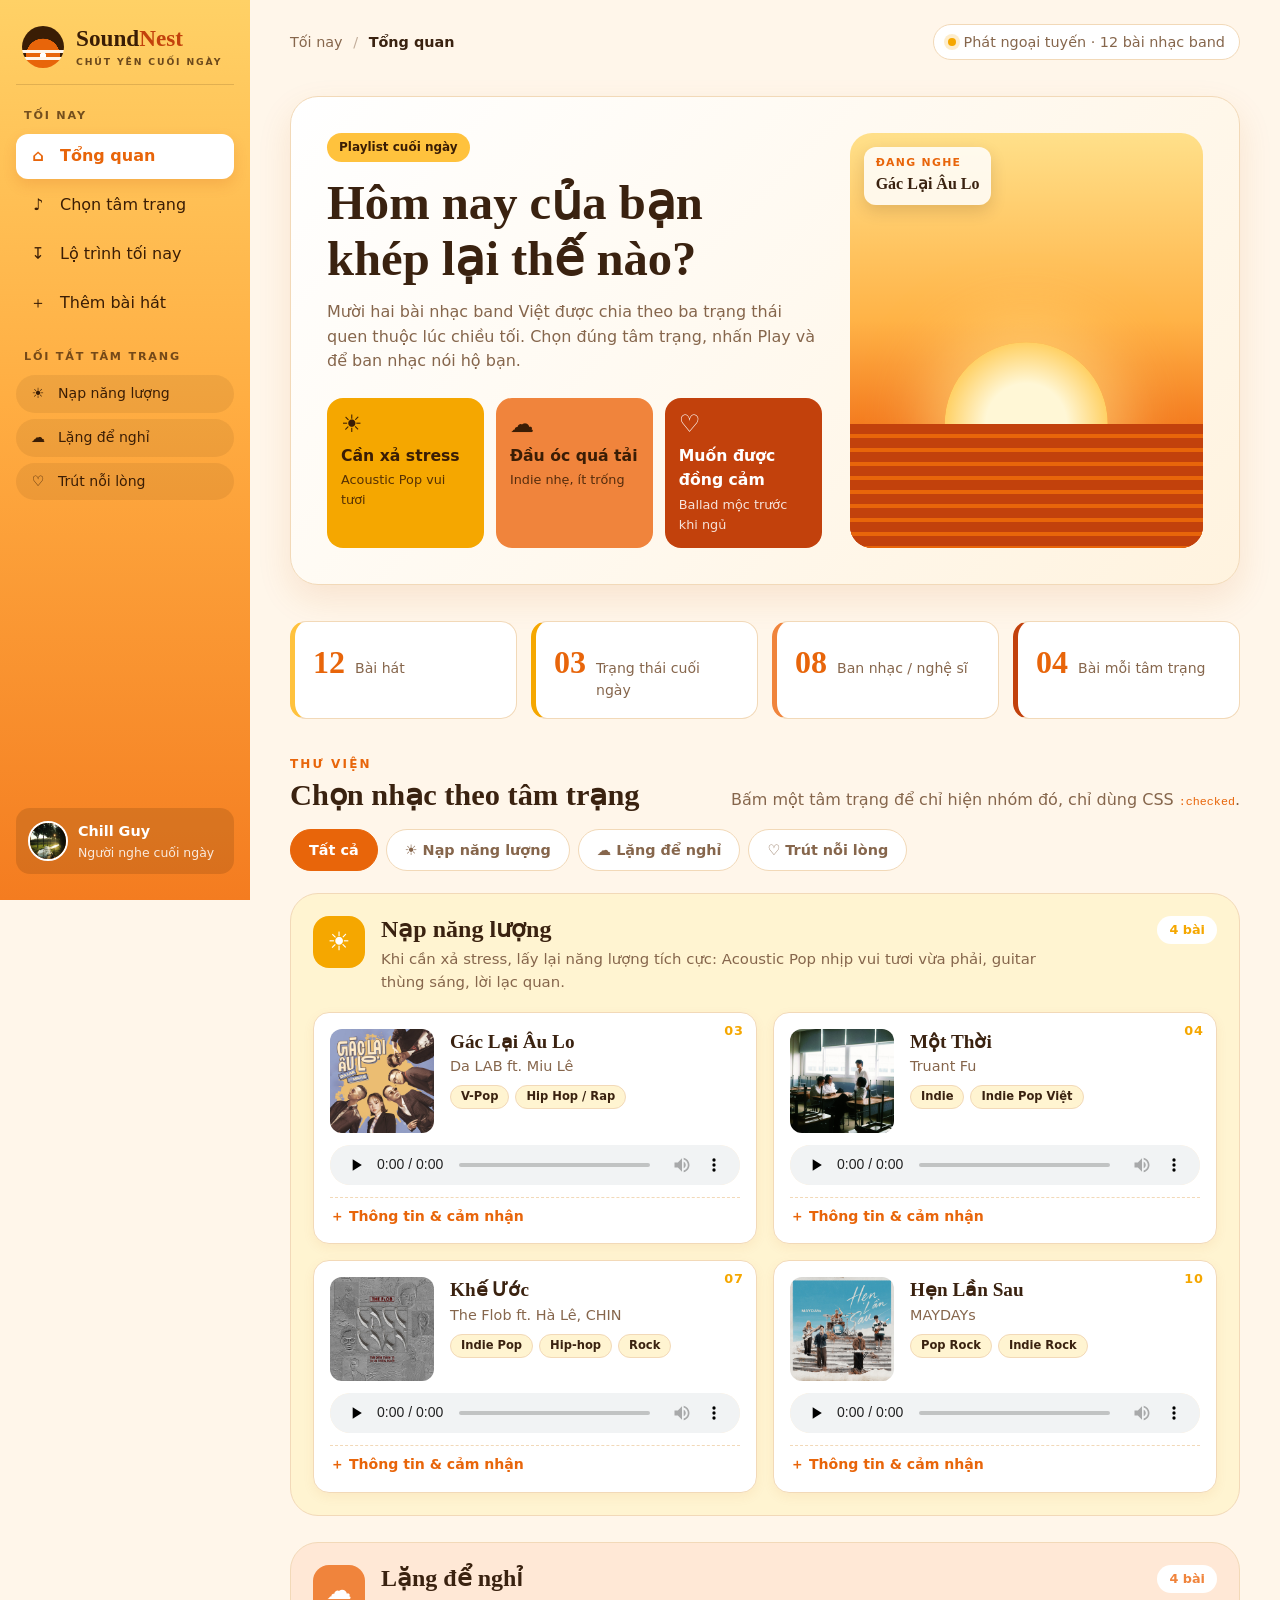
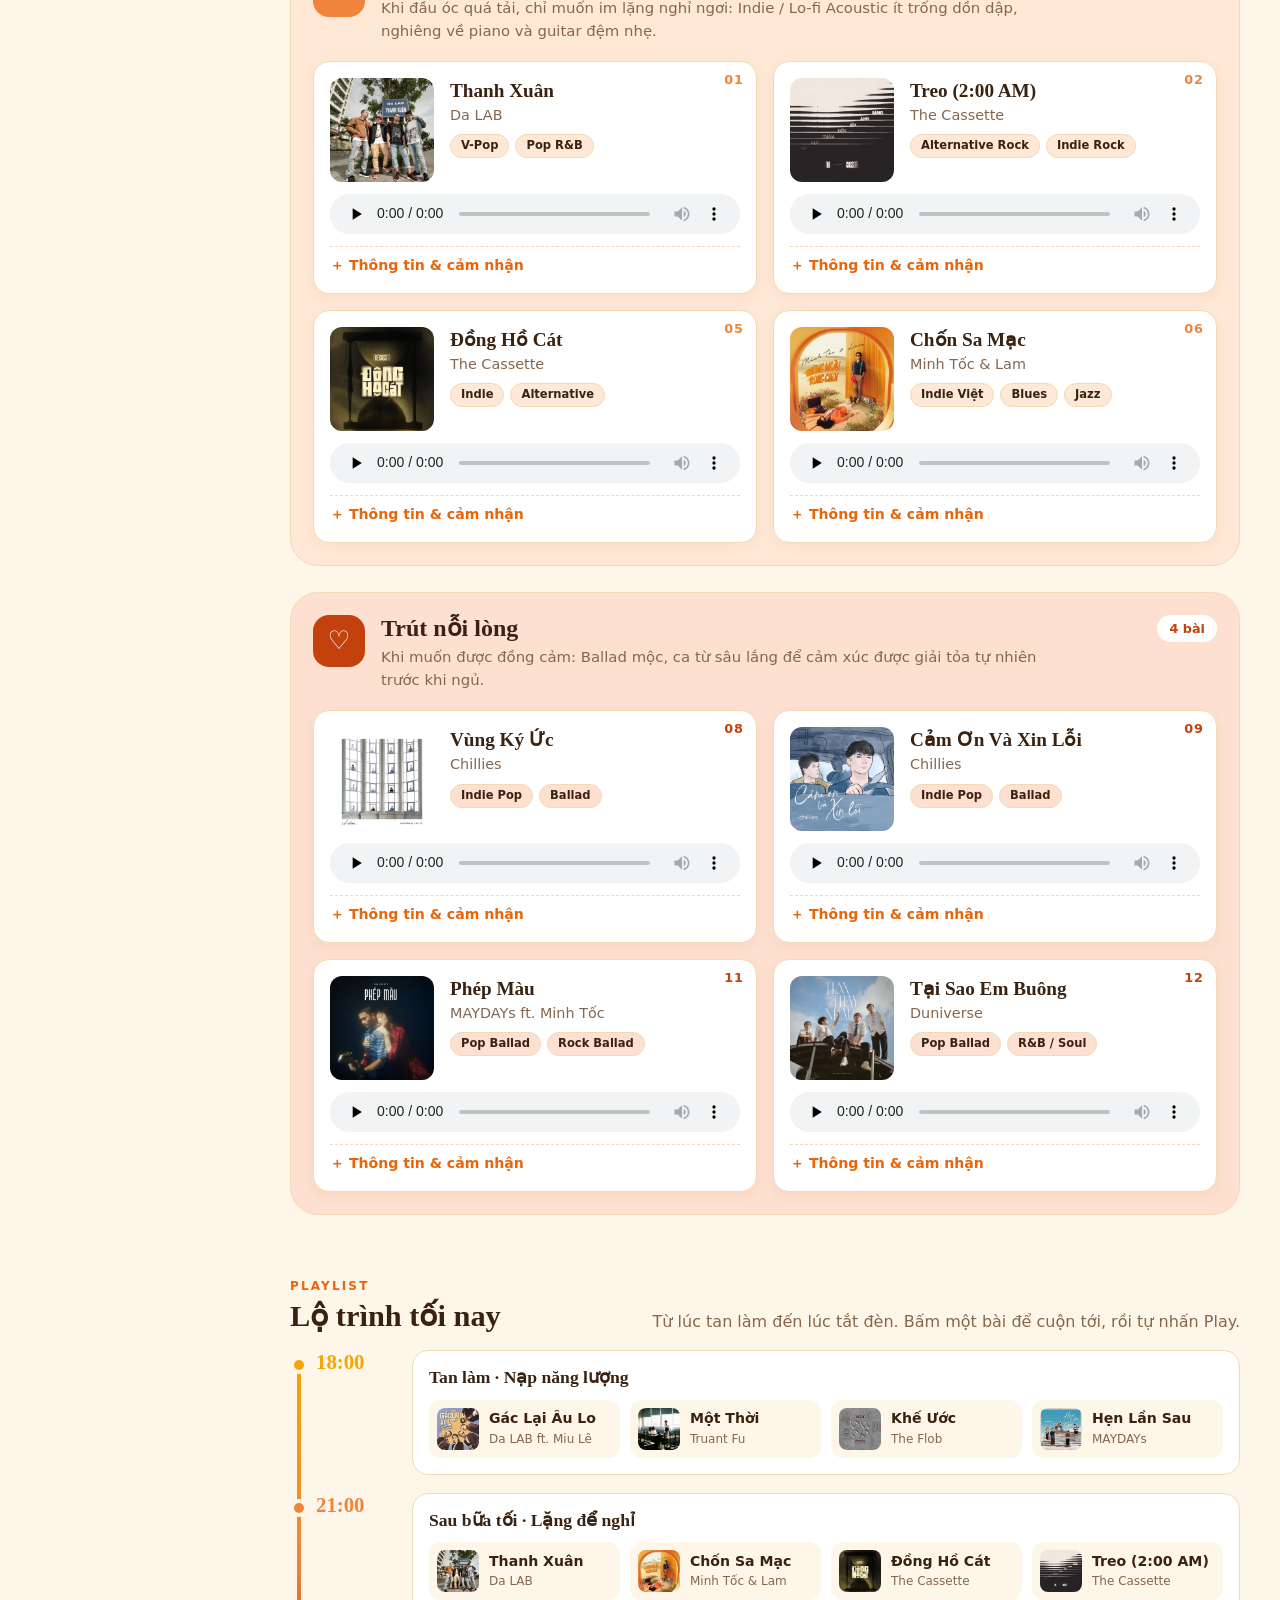
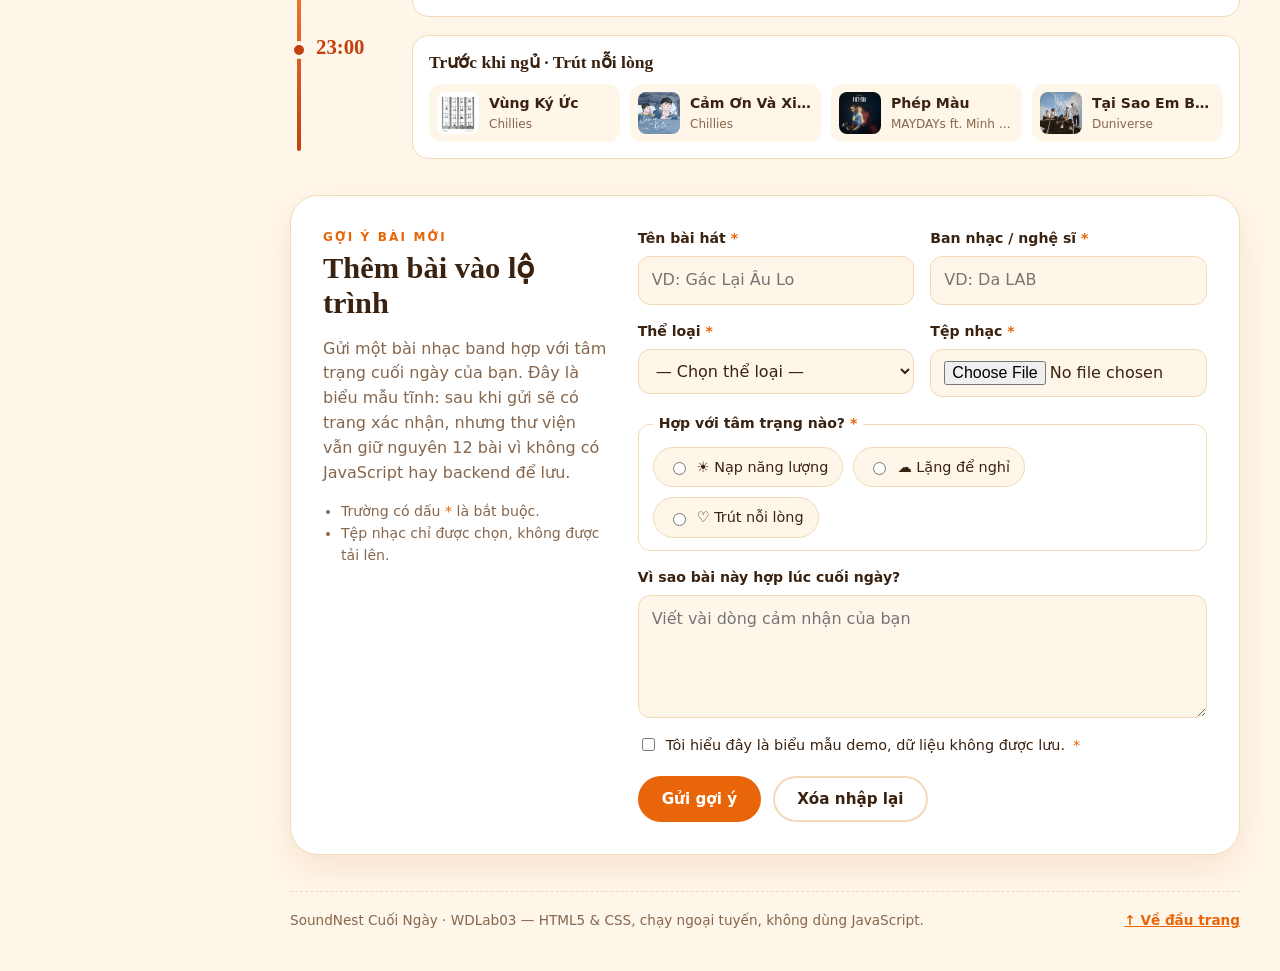
<file: SoundNest_Offline/index.html>
<!DOCTYPE html>
<html lang="vi">
<head>
  <meta charset="utf-8"/>
  <meta content="width=device-width,initial-scale=1" name="viewport"/>
  <meta content="#ff9a2e" name="theme-color"/>
  <meta content="SoundNest Cuối Ngày — nhạc band Việt xếp theo 3 trạng thái cuối ngày: nạp năng lượng, lặng để nghỉ, trút nỗi lòng." name="description"/>
  <title>SoundNest Cuối Ngày — Nhạc band cho từng trạng thái</title>
  <link href="styles.css" rel="stylesheet"/>
</head>
<body>

<!-- ===== Bộ lọc tâm trạng (CSS-only) =====
     Radio đặt TRƯỚC .app-layout để dùng selector anh-em "~".
     Cùng name="mood" nên mỗi lần chỉ chọn một trạng thái. -->
<input checked class="filter-input" id="m-all" name="mood" type="radio"/>
<input class="filter-input" id="m-energy" name="mood" type="radio"/>
<input class="filter-input" id="m-rest" name="mood" type="radio"/>
<input class="filter-input" id="m-heal" name="mood" type="radio"/>

<div class="app-layout">

  <!-- ===== CỘT 1: SIDEBAR ===== -->
  <aside class="sidebar">
    <a class="brand" href="index.html">
      <span aria-hidden="true" class="brand-mark"></span>
      <span class="brand-text">Sound<b>Nest</b><small>CHÚT YÊN CUỐI NGÀY</small></span>
    </a>

    <p class="side-label">Tối nay</p>
    <nav aria-label="Điều hướng chính" class="side-nav">
      <a class="nav-link active" href="#home"><span aria-hidden="true" class="nav-icon">⌂</span>Tổng quan</a>
      <a class="nav-link" href="#library"><span aria-hidden="true" class="nav-icon">♪</span>Chọn tâm trạng</a>
      <a class="nav-link" href="#playlist"><span aria-hidden="true" class="nav-icon">↧</span>Lộ trình tối nay</a>
      <a class="nav-link" href="#add-song"><span aria-hidden="true" class="nav-icon">＋</span>Thêm bài hát</a>
    </nav>

    <p class="side-label">Lối tắt tâm trạng</p>
    <div class="side-moods">
      <a class="side-mood" href="#mood-energy"><span aria-hidden="true">☀</span>Nạp năng lượng</a>
      <a class="side-mood" href="#mood-rest"><span aria-hidden="true">☁</span>Lặng để nghỉ</a>
      <a class="side-mood" href="#mood-heal"><span aria-hidden="true">♡</span>Trút nỗi lòng</a>
    </div>

    <div class="sidebar-footer">
      <img alt="Ảnh đại diện người dùng" class="avatar" src="avatar.png"/>
      <div class="user-info">
        <span class="user-name">Chill Guy</span>
        <span class="user-role">Người nghe cuối ngày</span>
      </div>
    </div>
  </aside>

  <!-- ===== CỘT 2: NỘI DUNG CHÍNH ===== -->
  <main class="main">

    <header class="topbar">
      <p class="breadcrumbs">Tối nay <span>/</span> <b>Tổng quan</b></p>
      <p class="status"><span aria-hidden="true" class="status-dot"></span>Phát ngoại tuyến · 12 bài nhạc band</p>
    </header>

    <!-- HERO: câu hỏi tâm trạng + cảnh hoàng hôn vẽ bằng CSS -->
    <section aria-labelledby="hero-title" class="hero" id="home">
      <div class="hero-copy">
        <span class="chip">Playlist cuối ngày</span>
        <h1 id="hero-title">Hôm nay của bạn<br/>khép lại thế nào?</h1>
        <p>Mười hai bài nhạc band Việt được chia theo ba trạng thái quen thuộc lúc chiều tối. Chọn đúng tâm trạng, nhấn Play và để ban nhạc nói hộ bạn.</p>

        <div class="hero-moods">
          <a class="hero-mood mood-energy" href="#mood-energy">
            <span aria-hidden="true" class="hero-mood-icon">☀</span>
            <strong>Cần xả stress</strong>
            <small>Acoustic Pop vui tươi</small>
          </a>
          <a class="hero-mood mood-rest" href="#mood-rest">
            <span aria-hidden="true" class="hero-mood-icon">☁</span>
            <strong>Đầu óc quá tải</strong>
            <small>Indie nhẹ, ít trống</small>
          </a>
          <a class="hero-mood mood-heal" href="#mood-heal">
            <span aria-hidden="true" class="hero-mood-icon">♡</span>
            <strong>Muốn được đồng cảm</strong>
            <small>Ballad mộc trước khi ngủ</small>
          </a>
        </div>
      </div>

      <div aria-hidden="true" class="sunset">
        <div class="sun"></div>
        <div class="horizon"></div>
        <div class="sunset-tag"><span>Đang nghe</span><b>Gác Lại Âu Lo</b></div>
      </div>
    </section>

    <!-- THỐNG KÊ -->
    <section aria-label="Tổng quan thư viện" class="stats">
      <div class="stat"><b>12</b><span>Bài hát</span></div>
      <div class="stat"><b>03</b><span>Trạng thái cuối ngày</span></div>
      <div class="stat"><b>08</b><span>Ban nhạc / nghệ sĩ</span></div>
      <div class="stat"><b>04</b><span>Bài mỗi tâm trạng</span></div>
    </section>

    <!-- THƯ VIỆN THEO TÂM TRẠNG -->
    <section aria-labelledby="library-title" class="library" id="library">
      <div class="section-head">
        <div>
          <p class="eyebrow">Thư viện</p>
          <h2 id="library-title">Chọn nhạc theo tâm trạng</h2>
        </div>
        <p class="muted">Bấm một tâm trạng để chỉ hiện nhóm đó, chỉ dùng CSS <code>:checked</code>.</p>
      </div>

      <div aria-label="Lọc tâm trạng" class="filters">
        <label for="m-all">Tất cả</label>
        <label for="m-energy">☀ Nạp năng lượng</label>
        <label for="m-rest">☁ Lặng để nghỉ</label>
        <label for="m-heal">♡ Trút nỗi lòng</label>
      </div>

      <!-- ===== NHÓM 1: NẠP NĂNG LƯỢNG ===== -->
      <section aria-labelledby="energy-title" class="mood-block" data-mood="energy" id="mood-energy">
        <header class="mood-head">
          <span aria-hidden="true" class="mood-icon">☀</span>
          <div>
            <h3 id="energy-title">Nạp năng lượng</h3>
            <p>Khi cần xả stress, lấy lại năng lượng tích cực: Acoustic Pop nhịp vui tươi vừa phải, guitar thùng sáng, lời lạc quan.</p>
          </div>
          <span class="mood-count">4 bài</span>
        </header>

        <div class="song-list">
          <article class="song" id="song-3">
            <img alt="Ảnh bìa Gác Lại Âu Lo — Da LAB ft. Miu Lê" class="song-cover" loading="lazy" src="assets/covers/themesong_3.jpg"/>
            <div class="song-info">
              <span class="song-number">03</span>
              <h4 class="song-title">Gác Lại Âu Lo</h4>
              <p class="song-artist">Da LAB ft. Miu Lê</p>
              <p class="song-tags"><span>V-Pop</span><span>Hip Hop / Rap</span></p>
            </div>
            <audio aria-label="Phát Gác Lại Âu Lo" controls preload="none">
              <source src="assets/audio/song_3.wav" type="audio/wav"/>
              Trình duyệt không hỗ trợ phát audio.
            </audio>
            <details>
              <summary>Thông tin &amp; cảm nhận</summary>
              <div class="details-body">
                <dl class="data-list">
                  <dt>Nghệ sĩ</dt><dd>Da LAB, Miu Lê</dd>
                  <dt>Thể loại</dt><dd>Pop (V-Pop) kết hợp Hip Hop / Rap</dd>
                  <dt>Hợp khi</dt><dd>Vừa tan làm, muốn rũ bỏ một ngày mệt</dd>
                </dl>
                <p class="note">Ngay từ cái tên đã là một lời nhắc: đặt mọi lo lắng xuống một bên. Mở đầu buổi tối bằng bài này để lấy lại tinh thần.</p>
              </div>
            </details>
          </article>

          <article class="song" id="song-4">
            <img alt="Ảnh bìa Một Thời — Truant Fu" class="song-cover" loading="lazy" src="assets/covers/themesong_4.jpg"/>
            <div class="song-info">
              <span class="song-number">04</span>
              <h4 class="song-title">Một Thời</h4>
              <p class="song-artist">Truant Fu</p>
              <p class="song-tags"><span>Indie</span><span>Indie Pop Việt</span></p>
            </div>
            <audio aria-label="Phát Một Thời" controls preload="none">
              <source src="assets/audio/song_4.wav" type="audio/wav"/>
              Trình duyệt không hỗ trợ phát audio.
            </audio>
            <details>
              <summary>Thông tin &amp; cảm nhận</summary>
              <div class="details-body">
                <dl class="data-list">
                  <dt>Ban nhạc</dt><dd>Truant Fu</dd>
                  <dt>Thể loại</dt><dd>Indie / Indie Pop Việt</dd>
                  <dt>Hợp khi</dt><dd>Trên đường về, muốn nhẹ đầu</dd>
                </dl>
                <p class="note">Màu Indie Pop dễ nghe, đủ tươi để kéo tâm trạng lên mà không quá ồn ào.</p>
              </div>
            </details>
          </article>

          <article class="song" id="song-7">
            <img alt="Ảnh bìa Khế Ước — The Flob ft. Hà Lê, CHIN" class="song-cover" loading="lazy" src="assets/covers/themesong_7.jpg"/>
            <div class="song-info">
              <span class="song-number">07</span>
              <h4 class="song-title">Khế Ước</h4>
              <p class="song-artist">The Flob ft. Hà Lê, CHIN</p>
              <p class="song-tags"><span>Indie Pop</span><span>Hip-hop</span><span>Rock</span></p>
            </div>
            <audio aria-label="Phát Khế Ước" controls preload="none">
              <source src="assets/audio/song_7.wav" type="audio/wav"/>
              Trình duyệt không hỗ trợ phát audio.
            </audio>
            <details>
              <summary>Thông tin &amp; cảm nhận</summary>
              <div class="details-body">
                <dl class="data-list">
                  <dt>Nghệ sĩ</dt><dd>The Flob, Hà Lê, CHIN</dd>
                  <dt>Album</dt><dd>Trời Đánh Tránh Ta - Ta Va Trúng Người</dd>
                  <dt>Thể loại</dt><dd>Indie pop, pop, hip-hop, rock</dd>
                  <dt>Hợp khi</dt><dd>Cần thêm chút lửa sau ngày dài</dd>
                </dl>
                <p class="note">Sự giao thoa nhiều dòng nhạc giúp bài có nhiều năng lượng, hợp để “reset” trước khi bắt đầu buổi tối.</p>
              </div>
            </details>
          </article>

          <article class="song" id="song-10">
            <img alt="Ảnh bìa Hẹn Lần Sau — MAYDAYs" class="song-cover" loading="lazy" src="assets/covers/themesong_10.jpg"/>
            <div class="song-info">
              <span class="song-number">10</span>
              <h4 class="song-title">Hẹn Lần Sau</h4>
              <p class="song-artist">MAYDAYs</p>
              <p class="song-tags"><span>Pop Rock</span><span>Indie Rock</span></p>
            </div>
            <audio aria-label="Phát Hẹn Lần Sau" controls preload="none">
              <source src="assets/audio/song_10.wav" type="audio/wav"/>
              Trình duyệt không hỗ trợ phát audio.
            </audio>
            <details>
              <summary>Thông tin &amp; cảm nhận</summary>
              <div class="details-body">
                <dl class="data-list">
                  <dt>Ban nhạc</dt><dd>MAYDAYs</dd>
                  <dt>Thể loại</dt><dd>Pop Rock, tinh thần Indie / Indie Rock</dd>
                  <dt>Hợp khi</dt><dd>Muốn hát theo cho nhẹ lòng</dd>
                </dl>
                <p class="note">Pop Rock bắt tai, hợp để khép lại nhóm “nạp năng lượng” trước khi chuyển sang những bài chậm hơn.</p>
              </div>
            </details>
          </article>
        </div>
      </section>

      <!-- ===== NHÓM 2: LẶNG ĐỂ NGHỈ ===== -->
      <section aria-labelledby="rest-title" class="mood-block" data-mood="rest" id="mood-rest">
        <header class="mood-head">
          <span aria-hidden="true" class="mood-icon">☁</span>
          <div>
            <h3 id="rest-title">Lặng để nghỉ</h3>
            <p>Khi đầu óc quá tải, chỉ muốn im lặng nghỉ ngơi: Indie / Lo-fi Acoustic ít trống dồn dập, nghiêng về piano và guitar đệm nhẹ.</p>
          </div>
          <span class="mood-count">4 bài</span>
        </header>

        <div class="song-list">
          <article class="song" id="song-1">
            <img alt="Ảnh bìa Thanh Xuân — Da LAB" class="song-cover" loading="lazy" src="assets/covers/themesong_1.jpg"/>
            <div class="song-info">
              <span class="song-number">01</span>
              <h4 class="song-title">Thanh Xuân</h4>
              <p class="song-artist">Da LAB</p>
              <p class="song-tags"><span>V-Pop</span><span>Pop R&amp;B</span></p>
            </div>
            <audio aria-label="Phát Thanh Xuân" controls preload="none">
              <source src="assets/audio/song_1.wav" type="audio/wav"/>
              Trình duyệt không hỗ trợ phát audio.
            </audio>
            <details>
              <summary>Thông tin &amp; cảm nhận</summary>
              <div class="details-body">
                <dl class="data-list">
                  <dt>Nhóm</dt><dd>Da LAB</dd>
                  <dt>Thể loại</dt><dd>V-Pop / Pop R&amp;B, nhẹ nhàng, hoài niệm</dd>
                  <dt>Hợp khi</dt><dd>Ngả lưng, nhìn lại những ngày đã qua</dd>
                </dl>
                <p class="note">Chất R&amp;B mềm và không khí hoài niệm giúp nhịp thở chậm lại sau một ngày căng thẳng.</p>
              </div>
            </details>
          </article>

          <article class="song" id="song-2">
            <img alt="Ảnh bìa Treo (2:00 AM) — The Cassette" class="song-cover" loading="lazy" src="assets/covers/themesong_2.jpg"/>
            <div class="song-info">
              <span class="song-number">02</span>
              <h4 class="song-title">Treo (2:00 AM)</h4>
              <p class="song-artist">The Cassette</p>
              <p class="song-tags"><span>Alternative Rock</span><span>Indie Rock</span></p>
            </div>
            <audio aria-label="Phát Treo (2:00 AM)" controls preload="none">
              <source src="assets/audio/song_2.wav" type="audio/wav"/>
              Trình duyệt không hỗ trợ phát audio.
            </audio>
            <details>
              <summary>Thông tin &amp; cảm nhận</summary>
              <div class="details-body">
                <dl class="data-list">
                  <dt>Ban nhạc</dt><dd>The Cassette</dd>
                  <dt>Thể loại</dt><dd>Rock (alternative / indie rock, nét pop rock)</dd>
                  <dt>Hợp khi</dt><dd>Đêm khuya, đầu óc còn “treo” vì việc</dd>
                </dl>
                <p class="note">Không khí của những giờ khuya, hợp để lơ lửng một lúc và chưa cần nghĩ gì.</p>
              </div>
            </details>
          </article>

          <article class="song" id="song-5">
            <img alt="Ảnh bìa Đồng Hồ Cát — The Cassette" class="song-cover" loading="lazy" src="assets/covers/themesong_5.jpg"/>
            <div class="song-info">
              <span class="song-number">05</span>
              <h4 class="song-title">Đồng Hồ Cát</h4>
              <p class="song-artist">The Cassette</p>
              <p class="song-tags"><span>Indie</span><span>Alternative</span></p>
            </div>
            <audio aria-label="Phát Đồng Hồ Cát" controls preload="none">
              <source src="assets/audio/song_5.wav" type="audio/wav"/>
              Trình duyệt không hỗ trợ phát audio.
            </audio>
            <details>
              <summary>Thông tin &amp; cảm nhận</summary>
              <div class="details-body">
                <dl class="data-list">
                  <dt>Ban nhạc</dt><dd>The Cassette</dd>
                  <dt>Thể loại</dt><dd>Indie, Alternative</dd>
                  <dt>Hợp khi</dt><dd>Muốn thời gian trôi chậm lại</dd>
                </dl>
                <p class="note">Như chiếc đồng hồ cát, bài hợp để để mặc từng phút trôi qua mà không cần làm gì.</p>
              </div>
            </details>
          </article>

          <article class="song" id="song-6">
            <img alt="Ảnh bìa Chốn Sa Mạc — Minh Tốc &amp; Lam" class="song-cover" loading="lazy" src="assets/covers/themesong_6.jpg"/>
            <div class="song-info">
              <span class="song-number">06</span>
              <h4 class="song-title">Chốn Sa Mạc</h4>
              <p class="song-artist">Minh Tốc &amp; Lam</p>
              <p class="song-tags"><span>Indie Việt</span><span>Blues</span><span>Jazz</span></p>
            </div>
            <audio aria-label="Phát Chốn Sa Mạc" controls preload="none">
              <source src="assets/audio/song_6.wav" type="audio/wav"/>
              Trình duyệt không hỗ trợ phát audio.
            </audio>
            <details>
              <summary>Thông tin &amp; cảm nhận</summary>
              <div class="details-body">
                <dl class="data-list">
                  <dt>Ban nhạc</dt><dd>Minh Tốc &amp; Lam</dd>
                  <dt>Thể loại</dt><dd>Indie Việt Nam, giao thoa ballad rock, blues, jazz</dd>
                  <dt>Hợp khi</dt><dd>Muốn một khoảng riêng, yên và rộng</dd>
                </dl>
                <p class="note">Chất blues và jazz tạo cảm giác thong thả, hợp để ngồi yên một mình sau giờ làm.</p>
              </div>
            </details>
          </article>
        </div>
      </section>

      <!-- ===== NHÓM 3: TRÚT NỖI LÒNG ===== -->
      <section aria-labelledby="heal-title" class="mood-block" data-mood="heal" id="mood-heal">
        <header class="mood-head">
          <span aria-hidden="true" class="mood-icon">♡</span>
          <div>
            <h3 id="heal-title">Trút nỗi lòng</h3>
            <p>Khi muốn được đồng cảm: Ballad mộc, ca từ sâu lắng để cảm xúc được giải tỏa tự nhiên trước khi ngủ.</p>
          </div>
          <span class="mood-count">4 bài</span>
        </header>

        <div class="song-list">
          <article class="song" id="song-8">
            <img alt="Ảnh bìa Vùng Ký Ức — Chillies" class="song-cover" loading="lazy" src="assets/covers/themesong_8.jpg"/>
            <div class="song-info">
              <span class="song-number">08</span>
              <h4 class="song-title">Vùng Ký Ức</h4>
              <p class="song-artist">Chillies</p>
              <p class="song-tags"><span>Indie Pop</span><span>Ballad</span></p>
            </div>
            <audio aria-label="Phát Vùng Ký Ức" controls preload="none">
              <source src="assets/audio/song_8.wav" type="audio/wav"/>
              Trình duyệt không hỗ trợ phát audio.
            </audio>
            <details>
              <summary>Thông tin &amp; cảm nhận</summary>
              <div class="details-body">
                <dl class="data-list">
                  <dt>Ban nhạc</dt><dd>Chillies</dd>
                  <dt>Thể loại</dt><dd>V-Pop / Indie Pop, tiết tấu ballad</dd>
                  <dt>Hợp khi</dt><dd>Chợt nhớ về một người, một nơi</dd>
                </dl>
                <p class="note">Mở đầu nhóm cuối bằng một bài ballad dịu, để ký ức tự tìm về.</p>
              </div>
            </details>
          </article>

          <article class="song" id="song-9">
            <img alt="Ảnh bìa Cảm Ơn Và Xin Lỗi — Chillies" class="song-cover" loading="lazy" src="assets/covers/themesong_9.jpg"/>
            <div class="song-info">
              <span class="song-number">09</span>
              <h4 class="song-title">Cảm Ơn Và Xin Lỗi</h4>
              <p class="song-artist">Chillies</p>
              <p class="song-tags"><span>Indie Pop</span><span>Ballad</span></p>
            </div>
            <audio aria-label="Phát Cảm Ơn Và Xin Lỗi" controls preload="none">
              <source src="assets/audio/song_9.wav" type="audio/wav"/>
              Trình duyệt không hỗ trợ phát audio.
            </audio>
            <details>
              <summary>Thông tin &amp; cảm nhận</summary>
              <div class="details-body">
                <dl class="data-list">
                  <dt>Ban nhạc</dt><dd>Chillies</dd>
                  <dt>Thể loại</dt><dd>Indie Pop / Pop, ballad chậm rãi</dd>
                  <dt>Hợp khi</dt><dd>Có điều muốn nói mà chưa nói được</dd>
                </dl>
                <p class="note">Hai lời đơn giản nhất cũng thường khó nói nhất. Một bài để tự nói thay trong lòng.</p>
              </div>
            </details>
          </article>

          <article class="song" id="song-11">
            <img alt="Ảnh bìa Phép Màu — MAYDAYs ft. Minh Tốc" class="song-cover" loading="lazy" src="assets/covers/themesong_11.jpg"/>
            <div class="song-info">
              <span class="song-number">11</span>
              <h4 class="song-title">Phép Màu</h4>
              <p class="song-artist">MAYDAYs ft. Minh Tốc</p>
              <p class="song-tags"><span>Pop Ballad</span><span>Rock Ballad</span></p>
            </div>
            <audio aria-label="Phát Phép Màu" controls preload="none">
              <source src="assets/audio/song_11.wav" type="audio/wav"/>
              Trình duyệt không hỗ trợ phát audio.
            </audio>
            <details>
              <summary>Thông tin &amp; cảm nhận</summary>
              <div class="details-body">
                <dl class="data-list">
                  <dt>Nghệ sĩ</dt><dd>MAYDAYs, Minh Tốc</dd>
                  <dt>Thể loại</dt><dd>Indie Việt: pop ballad, indie rock / rock ballad, pop rock</dd>
                  <dt>Hợp khi</dt><dd>Cần tin rằng mai sẽ ổn hơn</dd>
                </dl>
                <p class="note">Một bản ballad đậm cảm xúc, hợp để buông hết trước khi tắt đèn.</p>
              </div>
            </details>
          </article>

          <article class="song" id="song-12">
            <img alt="Ảnh bìa Tại Sao Em Buông — Duniverse" class="song-cover" loading="lazy" src="assets/covers/themesong_12.jpg"/>
            <div class="song-info">
              <span class="song-number">12</span>
              <h4 class="song-title">Tại Sao Em Buông</h4>
              <p class="song-artist">Duniverse</p>
              <p class="song-tags"><span>Pop Ballad</span><span>R&amp;B / Soul</span></p>
            </div>
            <audio aria-label="Phát Tại Sao Em Buông" controls preload="none">
              <source src="assets/audio/song_12.wav" type="audio/wav"/>
              Trình duyệt không hỗ trợ phát audio.
            </audio>
            <details>
              <summary>Thông tin &amp; cảm nhận</summary>
              <div class="details-body">
                <dl class="data-list">
                  <dt>Nhóm</dt><dd>Duniverse</dd>
                  <dt>Album</dt><dd>Tìm Thấy Nhau (2025)</dd>
                  <dt>Thể loại</dt><dd>Pop, Ballad, sắc thái R&amp;B / Soul</dd>
                  <dt>Hợp khi</dt><dd>Bài cuối trước khi ngủ</dd>
                </dl>
                <p class="note">Khép lại lộ trình bằng một câu hỏi bỏ ngỏ. Nghe xong thì để mọi thứ ngủ yên.</p>
              </div>
            </details>
          </article>
        </div>
      </section>
    </section>

    <!-- LỘ TRÌNH TỐI NAY (timeline) -->
    <section aria-labelledby="playlist-title" class="playlists" id="playlist">
      <div class="section-head">
        <div>
          <p class="eyebrow">Playlist</p>
          <h2 id="playlist-title">Lộ trình tối nay</h2>
        </div>
        <p class="muted">Từ lúc tan làm đến lúc tắt đèn. Bấm một bài để cuộn tới, rồi tự nhấn Play.</p>
      </div>

      <ol class="timeline">
        <li class="stop stop-energy">
          <div class="stop-time">18:00</div>
          <div class="stop-body">
            <h3>Tan làm · Nạp năng lượng</h3>
            <div class="stop-songs">
              <a href="#song-3"><img alt="" src="assets/covers/themesong_3.jpg"/><span><strong>Gác Lại Âu Lo</strong><small>Da LAB ft. Miu Lê</small></span></a>
              <a href="#song-4"><img alt="" src="assets/covers/themesong_4.jpg"/><span><strong>Một Thời</strong><small>Truant Fu</small></span></a>
              <a href="#song-7"><img alt="" src="assets/covers/themesong_7.jpg"/><span><strong>Khế Ước</strong><small>The Flob</small></span></a>
              <a href="#song-10"><img alt="" src="assets/covers/themesong_10.jpg"/><span><strong>Hẹn Lần Sau</strong><small>MAYDAYs</small></span></a>
            </div>
          </div>
        </li>
        <li class="stop stop-rest">
          <div class="stop-time">21:00</div>
          <div class="stop-body">
            <h3>Sau bữa tối · Lặng để nghỉ</h3>
            <div class="stop-songs">
              <a href="#song-1"><img alt="" src="assets/covers/themesong_1.jpg"/><span><strong>Thanh Xuân</strong><small>Da LAB</small></span></a>
              <a href="#song-6"><img alt="" src="assets/covers/themesong_6.jpg"/><span><strong>Chốn Sa Mạc</strong><small>Minh Tốc &amp; Lam</small></span></a>
              <a href="#song-5"><img alt="" src="assets/covers/themesong_5.jpg"/><span><strong>Đồng Hồ Cát</strong><small>The Cassette</small></span></a>
              <a href="#song-2"><img alt="" src="assets/covers/themesong_2.jpg"/><span><strong>Treo (2:00 AM)</strong><small>The Cassette</small></span></a>
            </div>
          </div>
        </li>
        <li class="stop stop-heal">
          <div class="stop-time">23:00</div>
          <div class="stop-body">
            <h3>Trước khi ngủ · Trút nỗi lòng</h3>
            <div class="stop-songs">
              <a href="#song-8"><img alt="" src="assets/covers/themesong_8.jpg"/><span><strong>Vùng Ký Ức</strong><small>Chillies</small></span></a>
              <a href="#song-9"><img alt="" src="assets/covers/themesong_9.jpg"/><span><strong>Cảm Ơn Và Xin Lỗi</strong><small>Chillies</small></span></a>
              <a href="#song-11"><img alt="" src="assets/covers/themesong_11.jpg"/><span><strong>Phép Màu</strong><small>MAYDAYs ft. Minh Tốc</small></span></a>
              <a href="#song-12"><img alt="" src="assets/covers/themesong_12.jpg"/><span><strong>Tại Sao Em Buông</strong><small>Duniverse</small></span></a>
            </div>
          </div>
        </li>
      </ol>
    </section>

    <!-- FORM THÊM BÀI HÁT -->
    <section aria-labelledby="add-title" class="add-section" id="add-song">
      <div class="add-intro">
        <p class="eyebrow">Gợi ý bài mới</p>
        <h2 id="add-title">Thêm bài vào lộ trình</h2>
        <p class="muted">Gửi một bài nhạc band hợp với tâm trạng cuối ngày của bạn. Đây là biểu mẫu tĩnh: sau khi gửi sẽ có trang xác nhận, nhưng thư viện vẫn giữ nguyên 12 bài vì không có JavaScript hay backend để lưu.</p>
        <ul class="add-notes">
          <li>Trường có dấu <span class="required">*</span> là bắt buộc.</li>
          <li>Tệp nhạc chỉ được chọn, không được tải lên.</li>
        </ul>
      </div>

      <form action="form-result.html" class="song-form" method="get">
        <div class="form-grid">
          <div class="field">
            <label for="songname">Tên bài hát <span class="required">*</span></label>
            <input id="songname" maxlength="90" minlength="2" name="songname" placeholder="VD: Gác Lại Âu Lo" required type="text"/>
          </div>
          <div class="field">
            <label for="band">Ban nhạc / nghệ sĩ <span class="required">*</span></label>
            <input id="band" maxlength="80" minlength="2" name="band" placeholder="VD: Da LAB" required type="text"/>
          </div>
          <div class="field">
            <label for="genre">Thể loại <span class="required">*</span></label>
            <select id="genre" name="genre" required>
              <option value="">— Chọn thể loại —</option>
              <option value="acoustic-pop">Acoustic Pop</option>
              <option value="indie">Indie / Indie Pop</option>
              <option value="rock">Rock / Pop Rock</option>
              <option value="ballad">Ballad</option>
              <option value="lofi">Lo-fi / Ambient</option>
              <option value="other">Khác</option>
            </select>
          </div>
          <div class="field">
            <label for="audiofile">Tệp nhạc <span class="required">*</span></label>
            <input accept="audio/*" id="audiofile" name="audiofile" required type="file"/>
          </div>

          <fieldset class="field field-wide">
            <legend>Hợp với tâm trạng nào? <span class="required">*</span></legend>
            <div class="choice-row">
              <label class="choice" for="mood-1"><input id="mood-1" name="mood" required type="radio" value="energy"/>☀ Nạp năng lượng</label>
              <label class="choice" for="mood-2"><input id="mood-2" name="mood" type="radio" value="rest"/>☁ Lặng để nghỉ</label>
              <label class="choice" for="mood-3"><input id="mood-3" name="mood" type="radio" value="heal"/>♡ Trút nỗi lòng</label>
            </div>
          </fieldset>

          <div class="field field-wide">
            <label for="note">Vì sao bài này hợp lúc cuối ngày?</label>
            <textarea id="note" maxlength="800" name="note" placeholder="Viết vài dòng cảm nhận của bạn" rows="4"></textarea>
          </div>

          <label class="choice field-wide" for="agree">
            <input id="agree" name="agree" required type="checkbox" value="yes"/>
            Tôi hiểu đây là biểu mẫu demo, dữ liệu không được lưu. <span class="required">*</span>
          </label>
        </div>

        <div class="form-actions">
          <button class="btn btn-primary" type="submit">Gửi gợi ý</button>
          <button class="btn btn-outline" type="reset">Xóa nhập lại</button>
        </div>
      </form>
    </section>

    <footer class="footer">
      <p>SoundNest Cuối Ngày · WDLab03 — HTML5 &amp; CSS, chạy ngoại tuyến, không dùng JavaScript.</p>
      <a href="#home">↑ Về đầu trang</a>
    </footer>
  </main>
</div>
</body>
</html>
</file>
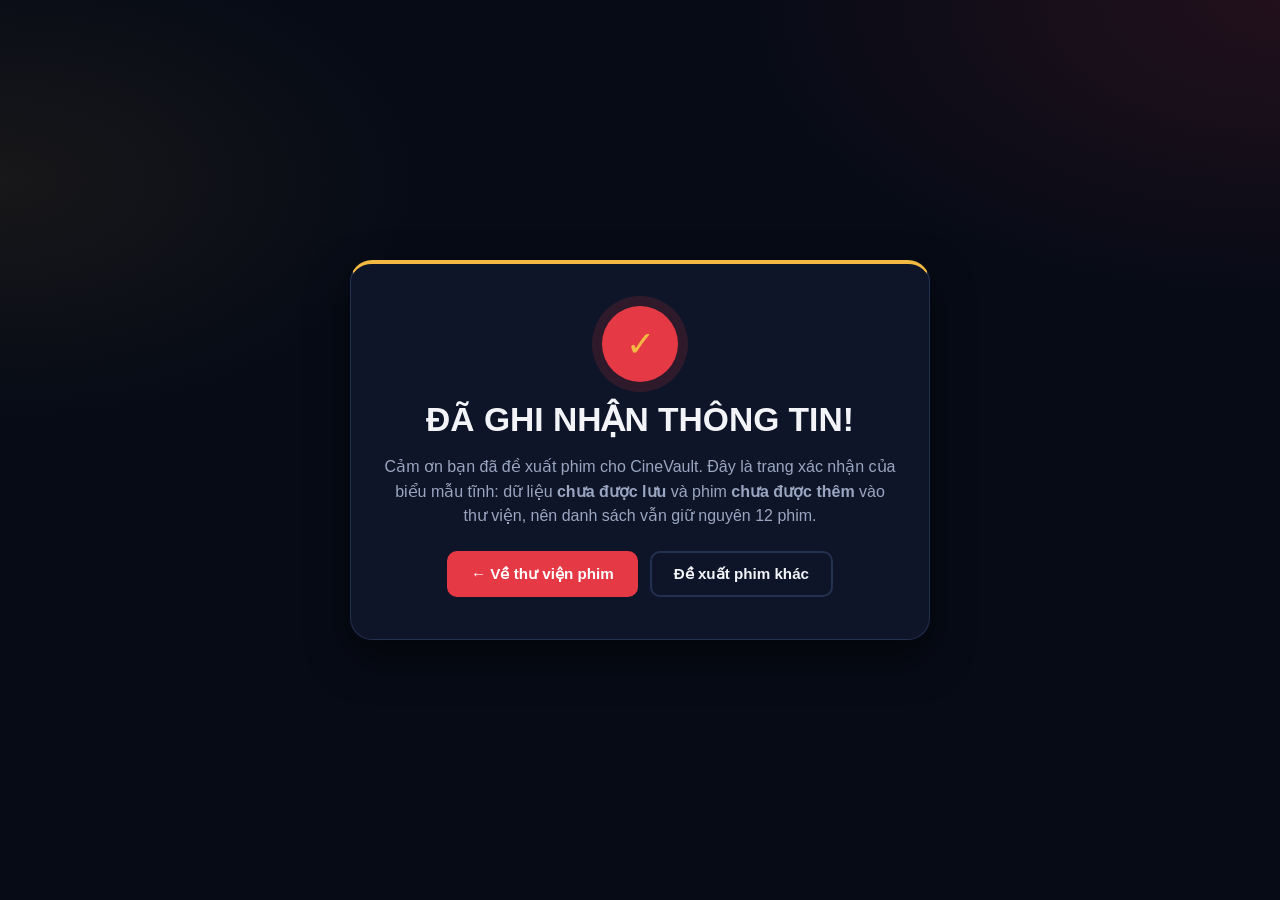
<file: CineVault/form-result.html>
<!DOCTYPE html>
<html lang="vi">
<head>
  <meta charset="utf-8"/>
  <meta content="width=device-width,initial-scale=1" name="viewport"/>
  <meta content="#070b16" name="theme-color"/>
  <title>Đã ghi nhận thông tin — CineVault</title>
  <link href="styles.css" rel="stylesheet"/>
</head>
<body>
  <main class="result-page">
    <section class="result-card">
      <div aria-hidden="true" class="check">✓</div>
      <h1>Đã ghi nhận thông tin!</h1>
      <p>Cảm ơn bạn đã đề xuất phim cho CineVault. Đây là trang xác nhận của biểu mẫu tĩnh: dữ liệu <strong>chưa được lưu</strong> và phim <strong>chưa được thêm</strong> vào thư viện, nên danh sách vẫn giữ nguyên 12 phim.</p>
      <div class="result-actions">
        <a class="btn btn-red" href="index.html#library">← Về thư viện phim</a>
        <a class="btn btn-ghost" href="index.html#suggest">Đề xuất phim khác</a>
      </div>
    </section>
  </main>
</body>
</html>
</file>
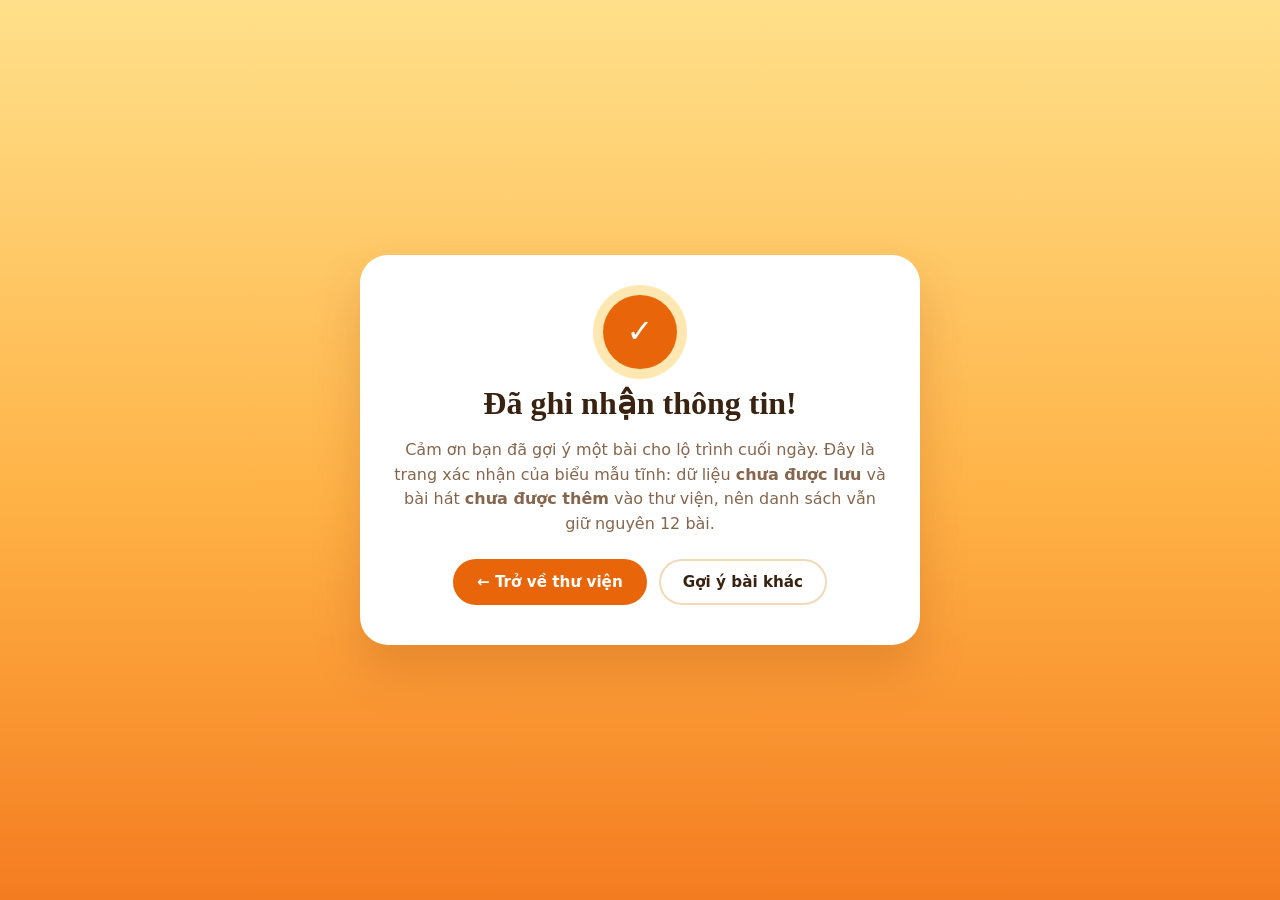
<file: SoundNest_Offline/form-result.html>
<!DOCTYPE html>
<html lang="vi">
<head>
  <meta charset="utf-8"/>
  <meta content="width=device-width,initial-scale=1" name="viewport"/>
  <meta content="#ff9a2e" name="theme-color"/>
  <title>Đã ghi nhận thông tin — MelodyBox Cuối Ngày</title>
  <link href="styles.css" rel="stylesheet"/>
</head>
<body>
  <main class="result-page">
    <section class="result-card">
      <div aria-hidden="true" class="check">✓</div>
      <h1>Đã ghi nhận thông tin!</h1>
      <p>Cảm ơn bạn đã gợi ý một bài cho lộ trình cuối ngày. Đây là trang xác nhận của biểu mẫu tĩnh: dữ liệu <strong>chưa được lưu</strong> và bài hát <strong>chưa được thêm</strong> vào thư viện, nên danh sách vẫn giữ nguyên 12 bài.</p>
      <div class="result-actions">
        <a class="btn btn-primary" href="index.html#library">← Trở về thư viện</a>
        <a class="btn btn-outline" href="index.html#add-song">Gợi ý bài khác</a>
      </div>
    </section>
  </main>
</body>
</html>
</file>
<file: CineVault/styles.css>
/* =========================================================
   CineVault — Thư viện phim cá nhân (WDLab03 · Phần 2)
   Palette: xanh đen đậm · đỏ điện ảnh · vàng ánh đèn
   ========================================================= */

/* ---------- 1. CSS VARIABLES ---------- */
:root {
  --bg: #070b16;          /* xanh đen đậm */
  --panel: #0e1528;
  --panel2: #151f3a;
  --line: #24304f;
  --text: #f3f4f8;
  --muted: #9aa6c1;
  --red: #e63946;         /* đỏ màn nhung */
  --red-dark: #b5172b;
  --gold: #f4b942;        /* vàng đèn chiếu */
  --gold-soft: #f4b94222;

  --radius: 14px;
  --radius-lg: 22px;
  --shadow: 0 18px 40px #00000080;
  /* Font hệ thống có đủ dấu tiếng Việt (Segoe UI trên Windows, Roboto trên Android, SF trên macOS/iOS) */
  --display: "Segoe UI", Roboto, "Helvetica Neue", Arial, sans-serif;
  --sans: "Segoe UI", Roboto, "Helvetica Neue", Arial, sans-serif;
  --header-h: 68px;
}

/* ---------- 2. RESET & BASE ---------- */
*,
*::before,
*::after { box-sizing: border-box; }

html { scroll-behavior: smooth; scroll-padding-top: calc(var(--header-h) + 12px); }

body {
  margin: 0;
  background:
    radial-gradient(900px 500px at 100% 0, #e639461f, transparent 60%),
    radial-gradient(700px 400px at 0 20%, #f4b94212, transparent 60%),
    var(--bg);
  color: var(--text);
  font-family: var(--sans);
  line-height: 1.55;
}

img { display: block; max-width: 100%; }
a { color: inherit; }
h1, h2, h3 { margin: 0; line-height: 1.1; }
.muted { color: var(--muted); }
:focus-visible { outline: 3px solid var(--gold); outline-offset: 3px; }

.eyebrow {
  margin: 0 0 6px;
  color: var(--gold);
  font-size: .75rem;
  font-weight: 800;
  letter-spacing: .2em;
  text-transform: uppercase;
}

.filter-input { position: absolute; opacity: 0; pointer-events: none; }

/* ---------- 3. HEADER (Flexbox + sticky) ---------- */
.site-header {
  position: sticky;
  top: 0;
  z-index: 50;
  display: flex;
  align-items: center;
  gap: 28px;
  height: var(--header-h);
  padding: 0 40px;
  background: #070b16e6;
  border-bottom: 1px solid var(--line);
  backdrop-filter: blur(8px);
}

.logo {
  display: flex;
  align-items: center;
  gap: 10px;
  font: 800 1.5rem var(--display);
  letter-spacing: .06em;
  text-decoration: none;
}
.logo b { color: var(--red); font-weight: 800; }
.logo-mark {
  width: 34px;
  height: 34px;
  display: grid;
  place-items: center;
  border-radius: 8px;
  background: var(--red);
  color: var(--gold);
  font-size: .9rem;
}

.main-nav { display: flex; gap: 4px; }
.main-nav a {
  position: relative;
  padding: 8px 14px;
  border-radius: 8px;
  color: var(--muted);
  font-weight: 600;
  font-size: .92rem;
  text-decoration: none;
}
.main-nav a:hover { color: var(--text); background: var(--panel2); }
/* gạch chân vàng khi hover — pseudo-element + position absolute */
.main-nav a::after {
  content: "";
  position: absolute;
  left: 14px;
  right: 14px;
  bottom: 2px;
  height: 2px;
  background: var(--gold);
  transform: scaleX(0);
  transition: transform .2s;
}
.main-nav a:hover::after { transform: scaleX(1); }

.header-badge {
  margin: 0 0 0 auto;
  padding: 6px 12px;
  border: 1px solid var(--gold);
  border-radius: 999px;
  color: var(--gold);
  font-size: .8rem;
  font-weight: 700;
  white-space: nowrap;
}

main { display: flex; flex-direction: column; gap: 56px; padding: 36px 40px 50px; }

/* ---------- 4. BUTTONS ---------- */
.btn {
  display: inline-flex;
  align-items: center;
  justify-content: center;
  gap: 8px;
  padding: 12px 22px;
  border: 2px solid transparent;
  border-radius: 10px;
  font: 700 .95rem var(--sans);
  text-decoration: none;
  cursor: pointer;
  transition: transform .15s, background .2s, border-color .2s;
}
.btn:hover { transform: translateY(-2px); }
.btn-red { background: var(--red); color: #fff; }
.btn-red:hover { background: var(--red-dark); }
.btn-gold { background: var(--gold); color: #1a1204; }
.btn-ghost { background: transparent; border-color: var(--line); color: var(--text); }
.btn-ghost:hover { border-color: var(--gold); color: var(--gold); }
.btn-disabled { background: var(--panel2); color: var(--muted); border-color: var(--line); cursor: not-allowed; font-size: .85rem; }
.btn-disabled:hover { transform: none; }

/* ---------- 5. HERO ---------- */
.hero {
  display: grid;
  grid-template-columns: minmax(0, 1.2fr) minmax(0, 1fr);
  align-items: center;
  gap: 40px;
  padding: 44px;
  border-radius: var(--radius-lg);
  background:
    linear-gradient(115deg, #0e1528 0%, #0e1528 50%, #2a0c14 100%);
  border: 1px solid var(--line);
  box-shadow: var(--shadow);
  overflow: hidden;
  position: relative;
}
/* dải phim trang trí (repeating-linear-gradient) */
.hero::before {
  content: "";
  position: absolute;
  left: 0;
  right: 0;
  bottom: 0;
  height: 14px;
  background: repeating-linear-gradient(90deg, var(--gold) 0 18px, transparent 18px 30px);
  opacity: .25;
}

.hero h1 {
  font: 900 clamp(2.8rem, 6.4vw, 5rem) var(--display);
  letter-spacing: -.01em;
  text-transform: uppercase;
}
.hero h1 span { color: var(--red); }
.lead { max-width: 52ch; margin: 18px 0 0; color: var(--muted); font-size: 1.02rem; }
.hero-actions { display: flex; flex-wrap: wrap; gap: 12px; margin-top: 26px; }

/* thẻ phim nổi bật: poster + thông tin chồng lên (position absolute) */
.feature {
  position: relative;
  justify-self: center;
  width: min(100%, 330px);
  border-radius: var(--radius-lg);
  overflow: hidden;
  box-shadow: 0 30px 60px #000a, 0 0 0 1px var(--line);
  transform: rotate(2deg);
}
.feature-poster { width: 100%; aspect-ratio: 2 / 3; object-fit: cover; }
.feature-info {
  position: absolute;
  inset: auto 0 0 0;
  z-index: 3;            /* nằm trên ảnh poster (z-index: 1) */
  padding: 60px 18px 18px;
  background: linear-gradient(transparent, #070b16 38%);
}
.ribbon {
  display: inline-block;
  padding: 4px 10px;
  border-radius: 6px;
  background: var(--gold);
  color: #1a1204;
  font-size: .72rem;
  font-weight: 800;
}
.feature h2 { margin: 10px 0 4px; font: 800 1.8rem var(--display); }
.feature p { margin: 0 0 12px; color: var(--muted); font-size: .88rem; }
.feature-actions { display: flex; gap: 8px; }
.feature-actions .btn { padding: 9px 14px; font-size: .85rem; }

/* ---------- 6. STATS (Grid 4 cột) ---------- */
.stats {
  display: grid;
  grid-template-columns: repeat(4, minmax(0, 1fr));
  gap: 14px;
  margin-top: -30px;
}
.stat {
  padding: 18px 20px;
  border-radius: var(--radius);
  background: var(--panel);
  border: 1px solid var(--line);
}
.stat b { display: block; font: 800 2rem var(--display); color: var(--gold); }
.stat span { color: var(--muted); font-size: .88rem; }
.stat:first-child b { color: var(--red); }

/* ---------- 7. SECTION HEAD ---------- */
.section-head {
  display: flex;
  justify-content: space-between;
  align-items: flex-end;
  flex-wrap: wrap;
  gap: 12px;
  margin-bottom: 20px;
  padding-left: 14px;
  border-left: 4px solid var(--red);
}
.section-head h2 { font: 800 2rem var(--display); text-transform: uppercase; }
.section-head p.muted { margin: 0; }

/* ---------- 8. GENRE CARDS (label của radio) ---------- */
.genre-grid {
  display: grid;
  grid-template-columns: repeat(auto-fill, minmax(210px, 1fr));
  gap: 12px;
}
.genre-card {
  position: relative;
  display: flex;
  flex-direction: column;
  gap: 4px;
  padding: 16px 16px 40px;
  border-radius: var(--radius);
  background: var(--panel);
  border: 1px solid var(--line);
  cursor: pointer;
  transition: border-color .2s, transform .2s;
}
.genre-card:hover { transform: translateY(-3px); border-color: var(--gold); }
.genre-en { color: var(--red); font-size: .72rem; font-weight: 800; letter-spacing: .14em; text-transform: uppercase; }
.genre-card strong { font-size: 1.1rem; }
.genre-card small { color: var(--muted); font-size: .82rem; }
.genre-count {
  position: absolute;
  left: 16px;
  bottom: 12px;
  color: var(--gold);
  font-size: .78rem;
  font-weight: 700;
}

/* ---------- 9. CHIPS + FILTER (:checked ~) ---------- */
.chips { display: flex; flex-wrap: wrap; gap: 8px; margin-bottom: 22px; }
.chips label {
  padding: 8px 16px;
  border-radius: 999px;
  border: 1px solid var(--line);
  background: var(--panel);
  color: var(--muted);
  font-size: .88rem;
  font-weight: 600;
  cursor: pointer;
}
.chips label:hover { color: var(--text); border-color: var(--gold); }

/* chip + thẻ thể loại đang chọn — attribute selector [for=...] */
#g-all:checked ~ .page .chips label[for="g-all"],
#g-action:checked ~ .page label[for="g-action"],
#g-comedy:checked ~ .page label[for="g-comedy"],
#g-drama:checked ~ .page label[for="g-drama"],
#g-romance:checked ~ .page label[for="g-romance"],
#g-horror:checked ~ .page label[for="g-horror"],
#g-thriller:checked ~ .page label[for="g-thriller"],
#g-scifi:checked ~ .page label[for="g-scifi"],
#g-fantasy:checked ~ .page label[for="g-fantasy"],
#g-animation:checked ~ .page label[for="g-animation"],
#g-vn:checked ~ .page label[for="g-vn"] {
  background: var(--red);
  border-color: var(--red);
  color: #fff;
}
#g-action:checked ~ .page .genre-card[for="g-action"] small,
#g-comedy:checked ~ .page .genre-card[for="g-comedy"] small,
#g-drama:checked ~ .page .genre-card[for="g-drama"] small,
#g-romance:checked ~ .page .genre-card[for="g-romance"] small,
#g-horror:checked ~ .page .genre-card[for="g-horror"] small,
#g-thriller:checked ~ .page .genre-card[for="g-thriller"] small,
#g-scifi:checked ~ .page .genre-card[for="g-scifi"] small,
#g-fantasy:checked ~ .page .genre-card[for="g-fantasy"] small,
#g-animation:checked ~ .page .genre-card[for="g-animation"] small,
#g-action:checked ~ .page .genre-card[for="g-action"] .genre-en,
#g-comedy:checked ~ .page .genre-card[for="g-comedy"] .genre-en,
#g-drama:checked ~ .page .genre-card[for="g-drama"] .genre-en,
#g-romance:checked ~ .page .genre-card[for="g-romance"] .genre-en,
#g-horror:checked ~ .page .genre-card[for="g-horror"] .genre-en,
#g-thriller:checked ~ .page .genre-card[for="g-thriller"] .genre-en,
#g-scifi:checked ~ .page .genre-card[for="g-scifi"] .genre-en,
#g-fantasy:checked ~ .page .genre-card[for="g-fantasy"] .genre-en,
#g-animation:checked ~ .page .genre-card[for="g-animation"] .genre-en { color: #fff; }

.filter-input:focus-visible ~ .page .chips { outline: 2px dashed var(--gold); outline-offset: 6px; border-radius: 12px; }

/* ẩn phim không khớp thể loại */
#g-action:checked ~ .page .film:not([data-genre="action"]),
#g-comedy:checked ~ .page .film:not([data-genre="comedy"]),
#g-drama:checked ~ .page .film:not([data-genre="drama"]),
#g-romance:checked ~ .page .film:not([data-genre="romance"]),
#g-horror:checked ~ .page .film:not([data-genre="horror"]),
#g-thriller:checked ~ .page .film:not([data-genre="thriller"]),
#g-scifi:checked ~ .page .film:not([data-genre="scifi"]),
#g-fantasy:checked ~ .page .film:not([data-genre="fantasy"]),
#g-animation:checked ~ .page .film:not([data-genre="animation"]),
#g-vn:checked ~ .page .film:not([data-country="vn"]) {
  display: none;
}
.chips .chip-vn { border-color: var(--gold); color: var(--gold); }

/* nhãn Phim Việt trên poster & bảng */
.vn-badge {
  display: inline-block;
  padding: 2px 7px;
  border-radius: 5px;
  background: var(--red);
  color: #fff;
  font-size: .66rem;
  font-weight: 800;
  letter-spacing: .04em;
  text-transform: uppercase;
  vertical-align: middle;
}
.poster .vn-badge { position: absolute; top: 10px; right: 10px; }

/* ---------- 10. FILM GRID (Grid auto-fill + minmax) ---------- */
.film-grid {
  display: grid;
  grid-template-columns: repeat(auto-fill, minmax(190px, 1fr));
  gap: 26px 20px;
}
.film-link { display: flex; flex-direction: column; gap: 6px; text-decoration: none; }

.poster {
  position: relative;
  display: block;
  border-radius: 12px;
  overflow: hidden;
  border: 1px solid var(--line);
  box-shadow: 0 10px 24px #0008;
}
.poster img {
  width: 100%;
  aspect-ratio: 2 / 3;
  object-fit: cover;
  background: var(--panel2);
  transition: transform .35s;
}
.film-code {
  position: absolute;
  top: 10px;
  left: 10px;
  padding: 3px 8px;
  border-radius: 6px;
  background: #070b16cc;
  color: var(--gold);
  font: 700 .72rem var(--sans);
  letter-spacing: .08em;
}
.film-hover {
  position: absolute;
  inset: 0;
  display: grid;
  place-items: center;
  background: #e6394699;
  color: #fff;
  font-weight: 800;
  letter-spacing: .06em;
  text-transform: uppercase;
  opacity: 0;
  transition: opacity .25s;
}
.film-link:hover .poster img,
.film-link:focus-visible .poster img { transform: scale(1.06); }
.film-link:hover .film-hover,
.film-link:focus-visible .film-hover { opacity: 1; }
.film-link:hover .poster { border-color: var(--gold); }

.film-tag {
  align-self: flex-start;
  margin-top: 6px;
  padding: 2px 8px;
  border-radius: 4px;
  background: var(--gold-soft);
  color: var(--gold);
  font-size: .72rem;
  font-weight: 800;
  text-transform: uppercase;
  letter-spacing: .06em;
}
.film-link h3 { font-size: 1.02rem; }
.film-link p { margin: 0; color: var(--muted); font-size: .82rem; }

/* ---------- 10b. KHUNG POSTER DỰ PHÒNG ----------
   Khi chưa có file .jpg, ảnh lỗi bị ẩn chữ alt (font-size: 0) và khung hiện
   tên phim từ data-title bằng ::before. Khi ảnh tải được, ảnh nằm đè lên (z-index). */
.poster {
  background:
    repeating-linear-gradient(135deg, #ffffff06 0 12px, transparent 12px 24px),
    linear-gradient(160deg, #2a0c14, var(--panel2) 60%, #0b1226);
}
.poster::before {
  content: attr(data-title);
  position: absolute;
  inset: 0;
  display: grid;
  place-items: center;
  padding: 16px;
  text-align: center;
  color: var(--gold);
  font: 800 1.05rem var(--display);
  text-transform: uppercase;
  line-height: 1.25;
}
.poster img {
  position: relative;
  z-index: 1;
  font-size: 0;          /* ẩn chữ alt khi ảnh lỗi */
  color: transparent;
  background: transparent !important;  /* để lộ tên phim phía sau khi chưa có ảnh */
}
.poster > span { z-index: 2; }
.modal-poster-wrap, .feature-poster-wrap { display: block; position: relative; border-radius: 12px; overflow: hidden; }
.feature-poster-wrap { border-radius: 0; }
.modal-poster-wrap .modal-poster { display: block; }
.modal-poster-wrap { align-self: start; }

/* ---------- 10c. PHIM SẮP CHIẾU ---------- */
.upcoming {
  padding: 30px;
  border-radius: var(--radius-lg);
  background:
    linear-gradient(180deg, #f4b9420f, transparent 40%),
    var(--panel);
  border: 1px solid var(--line);
  border-top: 4px solid var(--gold);
}
.upcoming .section-head { border-left-color: var(--gold); }
.soon-ribbon {
  position: absolute;
  top: 14px;
  right: -34px;
  width: 130px;
  padding: 4px 0;
  background: var(--gold);
  color: #1a1204;
  font-size: .68rem;
  font-weight: 800;
  letter-spacing: .08em;
  text-align: center;
  text-transform: uppercase;
  transform: rotate(40deg);
  box-shadow: 0 4px 10px #0006;
}
/* attribute selector: thẻ sắp chiếu hơi nhạt, rõ dần khi hover */
.film[class~="film-upcoming"] .poster img { filter: saturate(.75) brightness(.9); transition: filter .3s, transform .35s; }
.film-upcoming .film-link:hover .poster img { filter: none; }
.film-upcoming .film-hover { background: #f4b94299; color: #1a1204; }
.release-date {
  align-self: flex-start;
  margin-top: 6px;
  padding: 3px 10px;
  border-radius: 999px;
  border: 1px solid var(--gold);
  color: var(--gold);
  font-size: .78rem;
  font-weight: 700;
}
.gold { color: var(--gold); }

/* Poster teaser cho phim chưa có poster chính thức (U06 – EM) */
.poster-tba {
  position: relative;
  z-index: 1;
  display: flex;
  flex-direction: column;
  align-items: center;
  justify-content: center;
  gap: 10px;
  width: 100%;
  aspect-ratio: 2 / 3;
  padding: 20px 14px;
  text-align: center;
  background:
    radial-gradient(circle at 50% 38%, #e639464d 0 22%, transparent 55%),
    linear-gradient(180deg, #2a0c14 0%, #0b1226 100%);
  border: 1px dashed #f4b94266;
  border-radius: inherit;
}
.tba-top { color: var(--muted); font-size: .7rem; font-weight: 700; letter-spacing: .14em; text-transform: uppercase; }
.tba-title {
  color: #fff;
  font: 900 clamp(2.6rem, 7vw, 3.6rem) var(--display);
  letter-spacing: .12em;
  text-shadow: 0 0 24px #e63946aa;
}
.tba-date { color: var(--gold); font-weight: 800; font-size: .85rem; }
.tba-note {
  margin-top: 8px;
  padding: 4px 10px;
  border: 1px solid var(--line);
  border-radius: 999px;
  color: var(--muted);
  font-size: .68rem;
}

/* ---------- 11. DATA TABLE ---------- */
.table-wrap {
  overflow-x: auto;
  border-radius: var(--radius);
  border: 1px solid var(--line);
  background: var(--panel);
}
table { width: 100%; min-width: 720px; border-collapse: collapse; font-size: .9rem; }
th, td { padding: 12px 16px; text-align: left; border-bottom: 1px solid var(--line); vertical-align: top; }
thead th {
  position: sticky;
  top: 0;
  background: var(--panel2);
  color: var(--gold);
  font-size: .76rem;
  letter-spacing: .12em;
  text-transform: uppercase;
}
tbody tr:nth-child(even) { background: #ffffff05; }
tbody tr:hover { background: #e6394614; }
td small { color: var(--muted); }
.status-done { color: #7fd1a5 !important; }
.status-soon { color: var(--gold) !important; font-weight: 700; }
.table-group th {
  padding: 10px 16px;
  background: #f4b9421f;
  color: var(--gold);
  font-size: .78rem;
  letter-spacing: .14em;
  text-transform: uppercase;
}
.row-upcoming td:first-child a { color: var(--gold); }
td a { color: var(--gold); font-weight: 700; }
.table-tag { padding: 2px 8px; border-radius: 4px; background: var(--panel2); font-size: .8rem; }
.table-watch { color: var(--red); text-decoration: none; }
.table-watch:hover { text-decoration: underline; }
.table-trailer { color: var(--gold); font-weight: 600; font-size: .82rem; text-decoration: none; }
.table-trailer:hover { text-decoration: underline; }

/* ---------- 12. FORM ---------- */
.suggest {
  display: grid;
  grid-template-columns: minmax(0, .8fr) minmax(0, 1.7fr);
  gap: 34px;
  padding: 34px;
  border-radius: var(--radius-lg);
  background: var(--panel);
  border: 1px solid var(--line);
  border-top: 4px solid var(--gold);
}
.suggest-intro h2 { font: 800 2rem var(--display); text-transform: uppercase; margin-bottom: 12px; }

.form-grid { display: grid; grid-template-columns: repeat(2, minmax(0, 1fr)); gap: 16px; }
.field { display: flex; flex-direction: column; gap: 6px; min-width: 0; }
.field-wide { grid-column: 1 / -1; }
fieldset.field { margin: 0; padding: 12px 14px; border: 1px solid var(--line); border-radius: 10px; }
legend { padding: 0 6px; font-size: .88rem; font-weight: 700; }
.field > label { font-size: .88rem; font-weight: 700; }
.req { color: var(--red); }

input[type="text"], input[type="number"], input[type="url"], input[type="email"], select, textarea {
  width: 100%;
  padding: 11px 13px;
  border-radius: 10px;
  border: 1px solid var(--line);
  background: var(--bg);
  color: var(--text);
  font: inherit;
  color-scheme: dark;
}
textarea { resize: vertical; }
input:focus-visible, select:focus-visible, textarea:focus-visible {
  outline: none;
  border-color: var(--gold);
  box-shadow: 0 0 0 3px #f4b94233;
}
/* báo lỗi sau khi đã gõ mà chưa hợp lệ */
input:not(:placeholder-shown):invalid, textarea:not(:placeholder-shown):invalid { border-color: var(--red); }

.choice-row { display: flex; flex-wrap: wrap; gap: 10px; }
.choice {
  display: inline-flex;
  align-items: center;
  gap: 8px;
  padding: 8px 14px;
  border: 1px solid var(--line);
  border-radius: 999px;
  font-size: .88rem;
  cursor: pointer;
}
.choice:has(input:checked) { border-color: var(--gold); color: var(--gold); background: var(--gold-soft); }
input[type="radio"], input[type="checkbox"] { accent-color: var(--red); }
.form-actions { display: flex; flex-wrap: wrap; gap: 12px; margin-top: 20px; }

/* ---------- 13. FOOTER ---------- */
.site-footer {
  padding: 24px 40px 34px;
  border-top: 1px solid var(--line);
  font-size: .85rem;
}
.site-footer p { margin: 0 0 4px; }
.site-footer b { color: var(--red); }

/* ---------- 14. MODAL CHI TIẾT (:target + position fixed + z-index) ---------- */
.modal {
  position: fixed;
  inset: 0;
  z-index: 100;
  display: none;
  place-items: center;
  padding: 24px;
}
.modal:target { display: grid; }
.modal-backdrop { position: absolute; inset: 0; background: #03060ddd; }
.modal-card {
  position: relative;
  display: grid;
  grid-template-columns: 260px minmax(0, 1fr);
  gap: 26px;
  width: min(100%, 860px);
  max-height: calc(100vh - 48px);
  overflow-y: auto;
  padding: 26px;
  border-radius: var(--radius-lg);
  background: var(--panel);
  border: 1px solid var(--line);
  border-top: 4px solid var(--red);
  box-shadow: var(--shadow);
  animation: pop .25s ease-out;
}
.modal-poster { width: 100%; aspect-ratio: 2 / 3; object-fit: cover; border-radius: 12px; }
.modal-close {
  position: absolute;
  top: 12px;
  right: 12px;
  width: 36px;
  height: 36px;
  display: grid;
  place-items: center;
  border-radius: 50%;
  background: var(--panel2);
  text-decoration: none;
}
.modal-close:hover { background: var(--red); }
.modal-body h2 { font: 800 2.1rem var(--display); padding-right: 40px; }
.vi-title { margin: 4px 0 14px; color: var(--gold); font-style: italic; }
.plot { margin: 0 0 16px; color: #d6dbea; }
.info { display: grid; grid-template-columns: auto 1fr; gap: 6px 16px; margin: 0 0 20px; font-size: .9rem; }
.info dt { color: var(--muted); }
.info dd { margin: 0; }
.modal-actions { display: flex; flex-wrap: wrap; gap: 10px; }

@keyframes pop { from { opacity: 0; transform: translateY(16px) scale(.98); } }
@media (prefers-reduced-motion: reduce) {
  .modal-card { animation: none; }
  html { scroll-behavior: auto; }
}

/* ---------- 15. TRANG XÁC NHẬN ---------- */
.result-page { min-height: 100vh; display: grid; place-items: center; padding: 24px; }
.result-card {
  width: min(100%, 580px);
  padding: 42px 32px;
  text-align: center;
  border-radius: var(--radius-lg);
  background: var(--panel);
  border: 1px solid var(--line);
  border-top: 4px solid var(--gold);
  box-shadow: var(--shadow);
}
.result-card .check {
  width: 76px;
  height: 76px;
  margin: 0 auto 18px;
  display: grid;
  place-items: center;
  border-radius: 50%;
  background: var(--red);
  color: var(--gold);
  font-size: 2.2rem;
  box-shadow: 0 0 0 10px #e6394626;
}
.result-card h1 { font: 800 2.1rem var(--display); text-transform: uppercase; margin-bottom: 12px; }
.result-card p { color: var(--muted); }
.result-actions { display: flex; flex-wrap: wrap; justify-content: center; gap: 12px; margin-top: 22px; }

/* ---------- 16. RESPONSIVE ---------- */
@media (max-width: 1024px) {
  .site-header { padding: 0 24px; gap: 18px; }
  .header-badge { display: none; }
  main { padding: 28px 24px 40px; }
  .hero { grid-template-columns: 1fr; padding: 32px; }
  .feature { width: min(100%, 300px); transform: none; }
  .stats { margin-top: 0; grid-template-columns: repeat(2, minmax(0, 1fr)); }
  .suggest { grid-template-columns: 1fr; }
}

@media (max-width: 720px) {
  :root { --header-h: 140px; }
  .site-header {
    flex-wrap: wrap;
    height: auto;
    gap: 8px;
    padding: 10px 14px 10px;
  }
  /* Menu mobile: lưới 3 cột, đủ 6 mục, không bị cắt mép phải */
  .main-nav {
    width: 100%;
    display: grid;
    grid-template-columns: repeat(3, minmax(0, 1fr));
    gap: 6px;
  }
  .main-nav a {
    padding: 7px 4px;
    border: 1px solid var(--line);
    border-radius: 8px;
    background: var(--panel);
    font-size: .82rem;
    text-align: center;
    white-space: nowrap;
    overflow: hidden;
    text-overflow: ellipsis;
  }
  .main-nav a::after { display: none; }
  main { padding: 22px 14px 34px; gap: 42px; }
  .hero { padding: 24px 18px; }
  .hero-actions .btn { padding: 12px 16px; white-space: nowrap; }
  .stat b { font-size: 1.6rem; }
  .section-head h2, .suggest-intro h2 { font-size: 1.8rem; }
  .genre-grid { grid-template-columns: repeat(2, minmax(0, 1fr)); }
  /* Chip lọc: xuống dòng thay vì cuộn ngang để không bị cắt mép */
  .chips { flex-wrap: wrap; gap: 6px; }
  .chips label { padding: 6px 12px; font-size: .82rem; white-space: nowrap; }
  .film-grid { grid-template-columns: repeat(2, minmax(0, 1fr)); gap: 20px 12px; }
  .suggest { padding: 22px 16px; }
  .form-grid { grid-template-columns: 1fr; }
  .modal { padding: 0; place-items: stretch; }
  .modal-card {
    grid-template-columns: 1fr;
    max-height: 100vh;
    border-radius: 0;
    padding: 20px 16px 28px;
  }
  .modal-poster-wrap { width: 60%; justify-self: center; }
  .upcoming { padding: 22px 14px; }
  .site-footer { padding: 20px 16px 30px; }
}

/* Bảng dữ liệu trên mobile: mỗi hàng thành 1 thẻ, nhãn cột lấy bằng ::before
   (không cần sửa HTML — dùng :nth-child để biết ô thuộc cột nào) */
@media (max-width: 720px) {
  .table-wrap { overflow: visible; border: none; background: none; }
  table { min-width: 0; font-size: .88rem; }
  table, tbody, tr, td { display: block; width: 100%; }
  thead { display: none; }
  tbody tr {
    margin-bottom: 10px;
    padding: 12px 14px;
    border: 1px solid var(--line);
    border-radius: var(--radius);
    background: var(--panel);
  }
  tbody tr:nth-child(even) { background: var(--panel); }
  .row-upcoming { border-left: 4px solid var(--gold); }
  td {
    display: grid;
    grid-template-columns: 92px minmax(0, 1fr);
    gap: 10px;
    padding: 6px 0;
    border-bottom: 1px dashed var(--line);
  }
  td:last-child { border-bottom: none; }
  td::before {
    color: var(--muted);
    font-size: .72rem;
    font-weight: 700;
    letter-spacing: .06em;
    text-transform: uppercase;
  }
  td:nth-child(1)::before { content: "Mã"; }
  td:nth-child(2)::before { content: "Tên phim"; }
  td:nth-child(3)::before { content: "Thể loại"; }
  td:nth-child(4)::before { content: "Năm / Ngày"; }
  td:nth-child(5)::before { content: "Đạo diễn"; }
  td:nth-child(6)::before { content: "Xem"; }
  /* gom nội dung mỗi ô vào cột phải */
  td > * { grid-column: 2; justify-self: start; }
  td > br { display: none; }   /* mỗi phần tử đã tự xuống dòng trong grid */
  .table-group { border: none; background: none; padding: 0; margin: 18px 0 8px; }
  .table-group th { display: block; border-radius: 8px; }
}

@media (max-width: 400px) {
  .genre-card small { display: none; }
  .form-actions .btn { flex: 1; }
}
</file>
<file: SoundNest_Offline/styles.css>
/* =========================================================
   SoundNest Cuối Ngày — styles.css
   Chủ đề: hoàng hôn cam vàng, nhạc band theo 3 trạng thái cuối ngày
   ========================================================= */

/* ---------- 1. CSS VARIABLES (theme) ---------- */
:root {
  --bg: #fff6ea;          /* kem ấm */
  --panel: #ffffff;
  --panel2: #fff0dc;      /* cam rất nhạt */
  --line: #f2d9b8;
  --text: #3a2210;        /* nâu đậm */
  --muted: #86664c;
  --accent: #e8650a;      /* cam chính */
  --accent-hover: #cf5600;
  --yellow: #ffc23d;      /* vàng nắng */
  --ink: #3a1d05;         /* chữ trên nền vàng/cam sáng */

  /* màu 3 tâm trạng — cùng họ cam vàng */
  --c-energy: #f5a700;    /* vàng nắng chiều */
  --c-rest: #f0843c;      /* cam đào */
  --c-heal: #c2410c;      /* cam đất lúc tối */

  --radius: 16px;
  --radius-lg: 28px;
  --shadow: 0 14px 34px #c2620f1f;
  --serif: "Iowan Old Style", "Palatino Linotype", Palatino, Georgia, serif;
  --sans: system-ui, -apple-system, "Segoe UI", Roboto, sans-serif;
}

/* ---------- 2. RESET & BASE ---------- */
*,
*::before,
*::after { box-sizing: border-box; }

html { scroll-behavior: smooth; }

body {
  margin: 0;
  background: var(--bg);
  color: var(--text);
  font-family: var(--sans);
  line-height: 1.55;
}

img { max-width: 100%; display: block; }
a { color: inherit; }
h1, h2, h3, h4 { font-family: var(--serif); line-height: 1.15; }
code { color: var(--accent); font-size: .9em; }

:focus-visible { outline: 3px solid var(--accent); outline-offset: 3px; }

.muted { color: var(--muted); }

.eyebrow {
  margin: 0 0 4px;
  color: var(--accent);
  font-size: .75rem;
  font-weight: 700;
  letter-spacing: .18em;
  text-transform: uppercase;
}

/* Radio lọc: ẩn khỏi mắt nhưng vẫn dùng được bằng bàn phím */
.filter-input { position: absolute; opacity: 0; pointer-events: none; }

/* ---------- 3. APP SHELL (Grid 2 cột) ---------- */
.app-layout {
  min-height: 100vh;
  display: grid;
  grid-template-columns: 250px minmax(0, 1fr);
}

/* ---------- 4. SIDEBAR — dải hoàng hôn ---------- */
.sidebar {
  position: sticky;
  top: 0;
  height: 100vh;
  display: flex;
  flex-direction: column;
  gap: 10px;
  padding: 26px 16px;
  background: linear-gradient(180deg, #ffd166 0%, #ffad42 45%, #f47c20 100%);
  color: var(--ink);
  overflow-y: auto;
}

.brand {
  display: flex;
  align-items: center;
  gap: 12px;
  padding: 0 6px 16px;
  text-decoration: none;
  border-bottom: 1px solid #3a1d0526;
}
/* logo = mặt trời lặn vẽ bằng CSS */
.brand-mark {
  width: 42px;
  height: 42px;
  flex: none;
  border-radius: 50%;
  background:
    linear-gradient(#0000 58%, #fff6ea 58% 64%, #0000 64% 74%, #fff6ea 74% 80%, #0000 80%),
    radial-gradient(circle at 50% 70%, #fff 0 8%, #e8650a 9% 46%, #0000 47%),
    #3a1d05;
}
.brand-text { font-family: var(--serif); font-size: 1.45rem; line-height: 1; font-weight: 700; }
.brand-text b { color: #c2410c; }
.brand-text small {
  display: block;
  margin-top: 6px;
  font: 700 .58rem var(--sans);
  letter-spacing: .2em;
  opacity: .75;
}

.side-label {
  margin: 12px 8px 0;
  font-size: .7rem;
  font-weight: 700;
  letter-spacing: .16em;
  text-transform: uppercase;
  opacity: .7;
}

.side-nav { display: flex; flex-direction: column; gap: 4px; }
.nav-link {
  display: flex;
  align-items: center;
  gap: 12px;
  padding: 10px 12px;
  border-radius: 12px;
  text-decoration: none;
  font-weight: 500;
  transition: background .2s;
}
.nav-link:hover { background: #ffffff59; }
.nav-link.active {
  background: #fff;
  color: var(--accent);
  font-weight: 700;
  box-shadow: 0 6px 14px #c2410c26;
}
.nav-icon { width: 20px; text-align: center; }

/* lối tắt tâm trạng trong sidebar */
.side-moods { display: flex; flex-direction: column; gap: 6px; }
.side-mood {
  display: flex;
  align-items: center;
  gap: 10px;
  padding: 8px 12px;
  border-radius: 999px;
  background: #3a1d0514;
  font-size: .88rem;
  text-decoration: none;
}
.side-mood span { width: 20px; text-align: center; }
.side-mood:hover { background: #3a1d052e; }

.sidebar-footer {
  margin-top: auto;
  display: flex;
  align-items: center;
  gap: 10px;
  padding: 12px;
  border-radius: 14px;
  background: #3a1d0526;
  color: #fff;
}
.avatar {
  width: 40px;
  height: 40px;
  border-radius: 50%;
  object-fit: cover;
  background: #fff6ea;
  border: 2px solid #fff;
  color: transparent; /* ẩn chữ alt nếu thiếu avatar.png */
  overflow: hidden;
}
.user-info { display: flex; flex-direction: column; font-size: .9rem; }
.user-name { font-weight: 700; }
.user-role { font-size: .78rem; opacity: .85; }

/* ---------- 5. MAIN & TOPBAR ---------- */
.main {
  padding: 24px 40px 40px;
  display: flex;
  flex-direction: column;
  gap: 36px;
  min-width: 0;
}

.topbar {
  display: flex;
  justify-content: space-between;
  align-items: center;
  gap: 12px;
  flex-wrap: wrap;
  font-size: .9rem;
}
.topbar p { margin: 0; }
.breadcrumbs { color: var(--muted); }
.breadcrumbs span { margin: 0 6px; opacity: .5; }
.breadcrumbs b { color: var(--text); }
.status {
  display: flex;
  align-items: center;
  gap: 8px;
  padding: 6px 14px;
  border-radius: 999px;
  background: var(--panel);
  border: 1px solid var(--line);
  color: var(--muted);
}
.status-dot {
  width: 8px;
  height: 8px;
  border-radius: 50%;
  background: var(--c-energy);
  box-shadow: 0 0 0 4px #f5a70033;
}

/* ---------- 6. HERO (2 cột: chữ + cảnh hoàng hôn) ---------- */
.hero {
  display: grid;
  grid-template-columns: minmax(0, 1.4fr) minmax(0, 1fr);
  align-items: stretch;
  gap: 28px;
  padding: 36px;
  border-radius: var(--radius-lg);
  background: linear-gradient(135deg, #fff 0%, #fff3df 100%);
  border: 1px solid var(--line);
  box-shadow: var(--shadow);
}

.chip {
  display: inline-block;
  padding: 5px 12px;
  border-radius: 999px;
  background: var(--yellow);
  color: var(--ink);
  font-size: .75rem;
  font-weight: 700;
}

.hero h1 {
  margin: 14px 0 12px;
  font-size: clamp(2rem, 3.8vw, 3.1rem);
  color: var(--text);
}
.hero p { max-width: 56ch; margin: 0; color: var(--muted); }

/* 3 thẻ tâm trạng — Grid 3 cột */
.hero-moods {
  display: grid;
  grid-template-columns: repeat(3, minmax(0, 1fr));
  gap: 12px;
  margin-top: 24px;
}
.hero-mood {
  display: flex;
  flex-direction: column;
  gap: 2px;
  padding: 14px;
  border-radius: var(--radius);
  background: var(--m);
  color: var(--m-ink, var(--ink));
  text-decoration: none;
  transition: transform .2s, box-shadow .2s;
}
.hero-mood:hover { transform: translateY(-4px); box-shadow: 0 10px 22px #c2410c33; }
.hero-mood-icon { font-size: 1.5rem; line-height: 1; margin-bottom: 6px; }
.hero-mood strong { font-size: .98rem; }
.hero-mood small { opacity: .85; font-size: .8rem; }

.mood-energy { --m: var(--c-energy); }
.mood-rest   { --m: var(--c-rest); }
.mood-heal   { --m: var(--c-heal); --m-ink: #fff; }

/* Cảnh hoàng hôn: gradient trời + mặt trời + sọc mặt nước */
.sunset {
  position: relative;
  min-height: 260px;
  border-radius: 22px;
  overflow: hidden;
  background: linear-gradient(180deg, #ffe08a 0%, #ffb347 45%, #f47c20 70%, #c2410c 100%);
}
.sun {
  position: absolute;
  left: 50%;
  bottom: 30%;
  width: 46%;
  aspect-ratio: 1;
  transform: translate(-50%, 50%);
  border-radius: 50%;
  background: radial-gradient(circle, #fff7d6 0 35%, #ffd166 70%);
  box-shadow: 0 0 60px 20px #ffe08a99;
  animation: glow 6s ease-in-out infinite alternate;
}
.horizon {
  position: absolute;
  left: 0;
  right: 0;
  bottom: 0;
  height: 30%;
  background:
    repeating-linear-gradient(180deg, #c2410c 0 10px, #e8650a 10px 14px),
    #c2410c;
}
.sunset-tag {
  position: absolute;
  left: 14px;
  top: 14px;
  padding: 8px 12px;
  border-radius: 12px;
  background: #ffffffd9;
  box-shadow: 0 6px 16px #3a1d0526;
}
.sunset-tag span { display: block; font-size: .68rem; font-weight: 700; letter-spacing: .12em; text-transform: uppercase; color: var(--accent); }
.sunset-tag b { font-family: var(--serif); }

@keyframes glow { to { bottom: 36%; box-shadow: 0 0 80px 30px #ffe08acc; } }
@media (prefers-reduced-motion: reduce) {
  .sun { animation: none; }
  html { scroll-behavior: auto; }
}

/* ---------- 7. STATS ---------- */
.stats {
  display: grid;
  grid-template-columns: repeat(4, minmax(0, 1fr));
  gap: 14px;
}
.stat {
  display: flex;
  align-items: baseline;
  gap: 10px;
  padding: 16px 18px;
  border-radius: var(--radius);
  background: var(--panel);
  border: 1px solid var(--line);
  border-left: 5px solid var(--yellow);
}
.stat:nth-child(2) { border-left-color: var(--c-energy); }
.stat:nth-child(3) { border-left-color: var(--c-rest); }
.stat:nth-child(4) { border-left-color: var(--c-heal); }
.stat b { font-family: var(--serif); font-size: 2rem; color: var(--accent); }
.stat span { color: var(--muted); font-size: .88rem; }

/* ---------- 8. SECTION HEAD + FILTERS ---------- */
.section-head {
  display: flex;
  justify-content: space-between;
  align-items: flex-end;
  gap: 16px;
  flex-wrap: wrap;
  margin-bottom: 16px;
}
.section-head h2 { margin: 0; font-size: 1.9rem; }
.section-head p.muted { margin: 0; }

.filters {
  display: flex;
  gap: 8px;
  flex-wrap: wrap;
  margin-bottom: 22px;
}
.filters label {
  padding: 9px 18px;
  border-radius: 999px;
  border: 1px solid var(--line);
  background: var(--panel);
  color: var(--muted);
  font-size: .9rem;
  font-weight: 600;
  cursor: pointer;
  transition: border-color .2s, color .2s;
}
.filters label:hover { border-color: var(--accent); color: var(--accent); }

/* nhãn đang chọn: :checked + ~ + attribute selector [for=...] */
#m-all:checked ~ .app-layout .filters label[for="m-all"],
#m-energy:checked ~ .app-layout .filters label[for="m-energy"],
#m-rest:checked ~ .app-layout .filters label[for="m-rest"],
#m-heal:checked ~ .app-layout .filters label[for="m-heal"] {
  background: var(--accent);
  border-color: var(--accent);
  color: #fff;
}
.filter-input:focus-visible ~ .app-layout .filters { outline: 2px dashed var(--accent); outline-offset: 6px; border-radius: 12px; }

/* ẩn cả NHÓM tâm trạng không khớp */
#m-energy:checked ~ .app-layout .mood-block:not([data-mood="energy"]),
#m-rest:checked ~ .app-layout .mood-block:not([data-mood="rest"]),
#m-heal:checked ~ .app-layout .mood-block:not([data-mood="heal"]) {
  display: none;
}

/* ---------- 9. MOOD BLOCK ---------- */
/* mỗi nhóm nhận màu riêng qua biến --m */
.mood-block[data-mood="energy"] { --m: var(--c-energy); --m-soft: #fff4d1; }
.mood-block[data-mood="rest"]   { --m: var(--c-rest);   --m-soft: #ffe8d6; }
.mood-block[data-mood="heal"]   { --m: var(--c-heal);   --m-soft: #fde0d0; }

.mood-block {
  margin-bottom: 26px;
  padding: 22px;
  border-radius: var(--radius-lg);
  background: var(--m-soft);
  border: 1px solid var(--line);
  scroll-margin-top: 20px;
}
.mood-block:target { box-shadow: 0 0 0 3px var(--m); }

.mood-head {
  display: flex;
  align-items: flex-start;
  gap: 16px;
  margin-bottom: 18px;
}
.mood-icon {
  flex: none;
  width: 52px;
  height: 52px;
  display: grid;
  place-items: center;
  border-radius: 16px;
  background: var(--m);
  color: #fff;
  font-size: 1.6rem;
}
.mood-head h3 { margin: 0 0 4px; font-size: 1.5rem; }
.mood-head p { margin: 0; max-width: 70ch; color: var(--muted); font-size: .93rem; }
.mood-count {
  margin-left: auto;
  flex: none;
  padding: 4px 12px;
  border-radius: 999px;
  background: var(--panel);
  color: var(--m);
  font-size: .8rem;
  font-weight: 700;
}

/* ---------- 10. SONG CARD (ngang: bìa trái – thông tin phải) ---------- */
.song-list {
  display: grid;
  grid-template-columns: repeat(2, minmax(0, 1fr));
  gap: 16px;
  align-items: start;
}

.song {
  position: relative;
  display: grid;
  grid-template-columns: 104px minmax(0, 1fr);
  gap: 12px 16px;
  padding: 16px;
  border-radius: var(--radius);
  background: var(--panel);
  border: 1px solid var(--line);
  box-shadow: 0 4px 12px #c2620f12;
  scroll-margin-top: 24px;
  transition: transform .2s, box-shadow .2s;
}
.song:hover { transform: translateY(-3px); box-shadow: var(--shadow); }

/* bài được trỏ tới từ lộ trình (#song-x) — :target */
.song:target { box-shadow: 0 0 0 3px var(--m), var(--shadow); }

.song-cover {
  width: 104px;
  aspect-ratio: 1;
  object-fit: cover;
  border-radius: 12px;
  background: var(--panel2);
}

.song-info { min-width: 0; }
.song-number {
  position: absolute;
  top: 10px;
  right: 12px;
  font: 700 .8rem var(--sans);
  color: var(--m);
  letter-spacing: .08em;
}
.song-title { margin: 2px 40px 2px 0; font-size: 1.2rem; }
.song-artist { margin: 0 0 8px; color: var(--muted); font-size: .9rem; }
.song-tags { display: flex; flex-wrap: wrap; gap: 6px; margin: 0; }
.song-tags span {
  padding: 2px 10px;
  border-radius: 999px;
  font-size: .72rem;
  font-weight: 700;
  background: var(--m-soft);
  color: var(--text);
  border: 1px solid var(--line);
}

/* audio & details trải hết 2 cột của card */
.song audio,
.song details { grid-column: 1 / -1; }

.song audio {
  width: 100%;
  height: 40px;
  border-radius: 999px;
  background: var(--panel2);
}

details { border-top: 1px dashed var(--line); padding-top: 8px; }
summary {
  cursor: pointer;
  list-style: none;
  font-size: .88rem;
  font-weight: 700;
  color: var(--accent);
}
summary::-webkit-details-marker { display: none; }
summary::before { content: "＋ "; }
details[open] summary::before { content: "－ "; }

.details-body { margin-top: 10px; }
.data-list {
  display: grid;
  grid-template-columns: auto 1fr;
  gap: 4px 12px;
  margin: 0 0 10px;
  font-size: .86rem;
}
.data-list dt { color: var(--muted); }
.data-list dd { margin: 0; }
.note {
  margin: 0;
  padding: 10px 12px;
  border-left: 4px solid var(--m);
  border-radius: 0 10px 10px 0;
  background: var(--m-soft);
  font-family: var(--serif);
  font-style: italic;
  font-size: .93rem;
}

/* ---------- 11. LỘ TRÌNH (timeline dọc) ---------- */
.timeline {
  position: relative;
  list-style: none;
  margin: 0;
  padding: 0 0 0 26px;
  display: grid;
  gap: 18px;
}
/* đường thời gian chuyển màu từ vàng sang cam đất */
.timeline::before {
  content: "";
  position: absolute;
  left: 7px;
  top: 8px;
  bottom: 8px;
  width: 4px;
  border-radius: 4px;
  background: linear-gradient(var(--c-energy), var(--c-rest), var(--c-heal));
}
.stop { position: relative; display: grid; grid-template-columns: 80px minmax(0, 1fr); gap: 16px; }
.stop::before { /* chấm mốc giờ */
  content: "";
  position: absolute;
  left: -26px;
  top: 6px;
  width: 18px;
  height: 18px;
  border-radius: 50%;
  background: var(--m);
  border: 4px solid var(--bg);
}
.stop-energy { --m: var(--c-energy); }
.stop-rest   { --m: var(--c-rest); }
.stop-heal   { --m: var(--c-heal); }

.stop-time { font: 700 1.3rem var(--serif); color: var(--m); }
.stop-body {
  padding: 16px;
  border-radius: var(--radius);
  background: var(--panel);
  border: 1px solid var(--line);
}
.stop-body h3 { margin: 0 0 12px; font-size: 1.1rem; }
.stop-songs {
  display: grid;
  grid-template-columns: repeat(4, minmax(0, 1fr));
  gap: 10px;
}
.stop-songs a {
  display: flex;
  align-items: center;
  gap: 10px;
  padding: 8px;
  border-radius: 12px;
  text-decoration: none;
  background: var(--bg);
  min-width: 0;
  transition: background .2s;
}
.stop-songs a:hover,
.stop-songs a:focus-visible { background: var(--panel2); }
.stop-songs img { width: 42px; height: 42px; flex: none; border-radius: 8px; object-fit: cover; }
.stop-songs span { min-width: 0; }
.stop-songs strong,
.stop-songs small { display: block; white-space: nowrap; overflow: hidden; text-overflow: ellipsis; }
.stop-songs strong { font-size: .88rem; }
.stop-songs small { font-size: .75rem; color: var(--muted); }

/* ---------- 12. FORM ---------- */
.add-section {
  display: grid;
  grid-template-columns: minmax(0, .8fr) minmax(0, 1.6fr);
  gap: 30px;
  padding: 32px;
  border-radius: var(--radius-lg);
  background: var(--panel);
  border: 1px solid var(--line);
  box-shadow: var(--shadow);
}
.add-intro h2 { margin: 0 0 10px; font-size: 1.9rem; }
.add-notes { padding-left: 18px; color: var(--muted); font-size: .88rem; }

.form-grid {
  display: grid;
  grid-template-columns: repeat(2, minmax(0, 1fr));
  gap: 16px;
}
.field { display: flex; flex-direction: column; gap: 6px; min-width: 0; }
.field-wide { grid-column: 1 / -1; }
fieldset.field { margin: 0; padding: 12px 14px; border: 1px solid var(--line); border-radius: 12px; }
legend { padding: 0 6px; font-size: .88rem; font-weight: 700; }

.field > label { font-size: .88rem; font-weight: 700; }
.required { color: var(--accent); }

input[type="text"],
input[type="file"],
select,
textarea {
  width: 100%;
  padding: 11px 13px;
  border-radius: 12px;
  border: 1px solid var(--line);
  background: var(--bg);
  color: var(--text);
  font: inherit;
}
textarea { resize: vertical; }
input:focus-visible, select:focus-visible, textarea:focus-visible {
  outline: none;
  border-color: var(--accent);
  box-shadow: 0 0 0 3px #e8650a33;
}
input[type="text"]:not(:placeholder-shown):invalid { border-color: #c2410c; }

.choice-row { display: flex; flex-wrap: wrap; gap: 10px; }
.choice { display: inline-flex; align-items: center; gap: 8px; font-size: .9rem; cursor: pointer; }
.choice-row .choice { padding: 8px 14px; border: 1px solid var(--line); border-radius: 999px; background: var(--bg); }
.choice-row .choice:has(input:checked) { border-color: var(--accent); background: var(--panel2); color: var(--accent); font-weight: 700; }
input[type="radio"], input[type="checkbox"] { accent-color: var(--accent); }

.form-actions { display: flex; gap: 12px; flex-wrap: wrap; margin-top: 20px; }

/* ---------- 13. BUTTONS ---------- */
.btn {
  display: inline-flex;
  align-items: center;
  justify-content: center;
  gap: 8px;
  padding: 12px 22px;
  border-radius: 999px;
  font: 700 .95rem var(--sans);
  text-decoration: none;
  cursor: pointer;
  transition: transform .15s, background .2s, color .2s;
}
.btn:hover { transform: translateY(-2px); }
.btn-primary { background: var(--accent); color: #fff; border: 2px solid var(--accent); }
.btn-primary:hover { background: var(--accent-hover); border-color: var(--accent-hover); }
.btn-outline { background: transparent; color: var(--text); border: 2px solid var(--line); }
.btn-outline:hover { border-color: var(--accent); color: var(--accent); }

/* ---------- 14. FOOTER ---------- */
.footer {
  display: flex;
  justify-content: space-between;
  gap: 12px;
  flex-wrap: wrap;
  padding-top: 18px;
  border-top: 1px dashed var(--line);
  color: var(--muted);
  font-size: .85rem;
}
.footer p { margin: 0; }
.footer a { color: var(--accent); font-weight: 700; }

/* ---------- 15. TRANG XÁC NHẬN (form-result.html) ---------- */
.result-page {
  min-height: 100vh;
  display: grid;
  place-items: center;
  padding: 24px;
  background: linear-gradient(180deg, #ffe08a 0%, #ffb347 55%, #f47c20 100%);
}
.result-card {
  width: min(100%, 560px);
  padding: 40px 32px;
  text-align: center;
  background: var(--panel);
  border-radius: var(--radius-lg);
  box-shadow: 0 24px 50px #8a2e0533;
}
.result-card .check {
  width: 74px;
  height: 74px;
  margin: 0 auto 16px;
  display: grid;
  place-items: center;
  border-radius: 50%;
  font-size: 2rem;
  color: #fff;
  background: var(--accent);
  box-shadow: 0 0 0 10px #ffc23d66;
}
.result-card h1 { margin: 0 0 10px; font-size: 2rem; }
.result-card p { color: var(--muted); }
.result-actions { display: flex; flex-wrap: wrap; justify-content: center; gap: 12px; margin-top: 22px; }

/* ---------- 16. RESPONSIVE ---------- */
@media (max-width: 1200px) {
  .main { padding: 24px 26px 36px; }
  .stop-songs { grid-template-columns: repeat(2, minmax(0, 1fr)); }
  .add-section { grid-template-columns: 1fr; }
}

@media (max-width: 1024px) {
  .hero { grid-template-columns: 1fr; }
  .sunset { min-height: 200px; order: -1; }
  .song-list { grid-template-columns: 1fr; }
}

/* Tablet dọc & mobile: sidebar thành thanh trên cùng */
@media (max-width: 860px) {
  .app-layout { grid-template-columns: 1fr; }
  .sidebar {
    z-index: 10;
    height: auto;
    flex-direction: row;
    align-items: center;
    flex-wrap: wrap;
    gap: 8px 12px;
    padding: 10px 16px;
    background: linear-gradient(90deg, #ffd166, #ffad42 55%, #f47c20);
  }
  .brand { padding: 0; border-bottom: none; }
  .brand-mark { width: 32px; height: 32px; }
  .brand-text { font-size: 1.2rem; }
  .brand-text small, .side-label, .side-moods, .user-info { display: none; }
  .sidebar-footer { margin: 0 0 0 auto; padding: 0; background: none; }
  .side-nav { order: 3; width: 100%; flex-direction: row; overflow-x: auto; }
  .nav-link { white-space: nowrap; padding: 7px 12px; }
  .song, .mood-block { scroll-margin-top: 120px; }
  .stats { grid-template-columns: repeat(2, minmax(0, 1fr)); }
}

/* Mobile */
@media (max-width: 560px) {
  .main { padding: 18px 14px 30px; gap: 28px; }
  .topbar .status { display: none; }
  .hero { padding: 20px; border-radius: 20px; }
  .sunset { min-height: 150px; }
  .hero-moods { grid-template-columns: 1fr; }
  .hero-mood { flex-direction: row; align-items: center; flex-wrap: wrap; column-gap: 10px; }
  .hero-mood-icon { margin: 0; }
  .hero-mood small { width: 100%; padding-left: 34px; }
  .section-head h2, .add-intro h2 { font-size: 1.5rem; }
  .filters { flex-wrap: nowrap; overflow-x: auto; padding-bottom: 6px; }
  .filters label { white-space: nowrap; }
  .mood-block { padding: 16px 12px; }
  .mood-head { flex-wrap: wrap; }
  .mood-icon { width: 44px; height: 44px; font-size: 1.3rem; }
  .song { grid-template-columns: 76px minmax(0, 1fr); padding: 12px; }
  .song-cover { width: 76px; }
  .timeline { padding-left: 22px; }
  .stop { grid-template-columns: 1fr; gap: 6px; }
  .stop::before { left: -22px; }
  .timeline::before { left: 5px; }
  .stop-songs, .form-grid { grid-template-columns: 1fr; }
  .add-section { padding: 22px 16px; }
  .form-actions .btn { flex: 1; }
}
</file>
